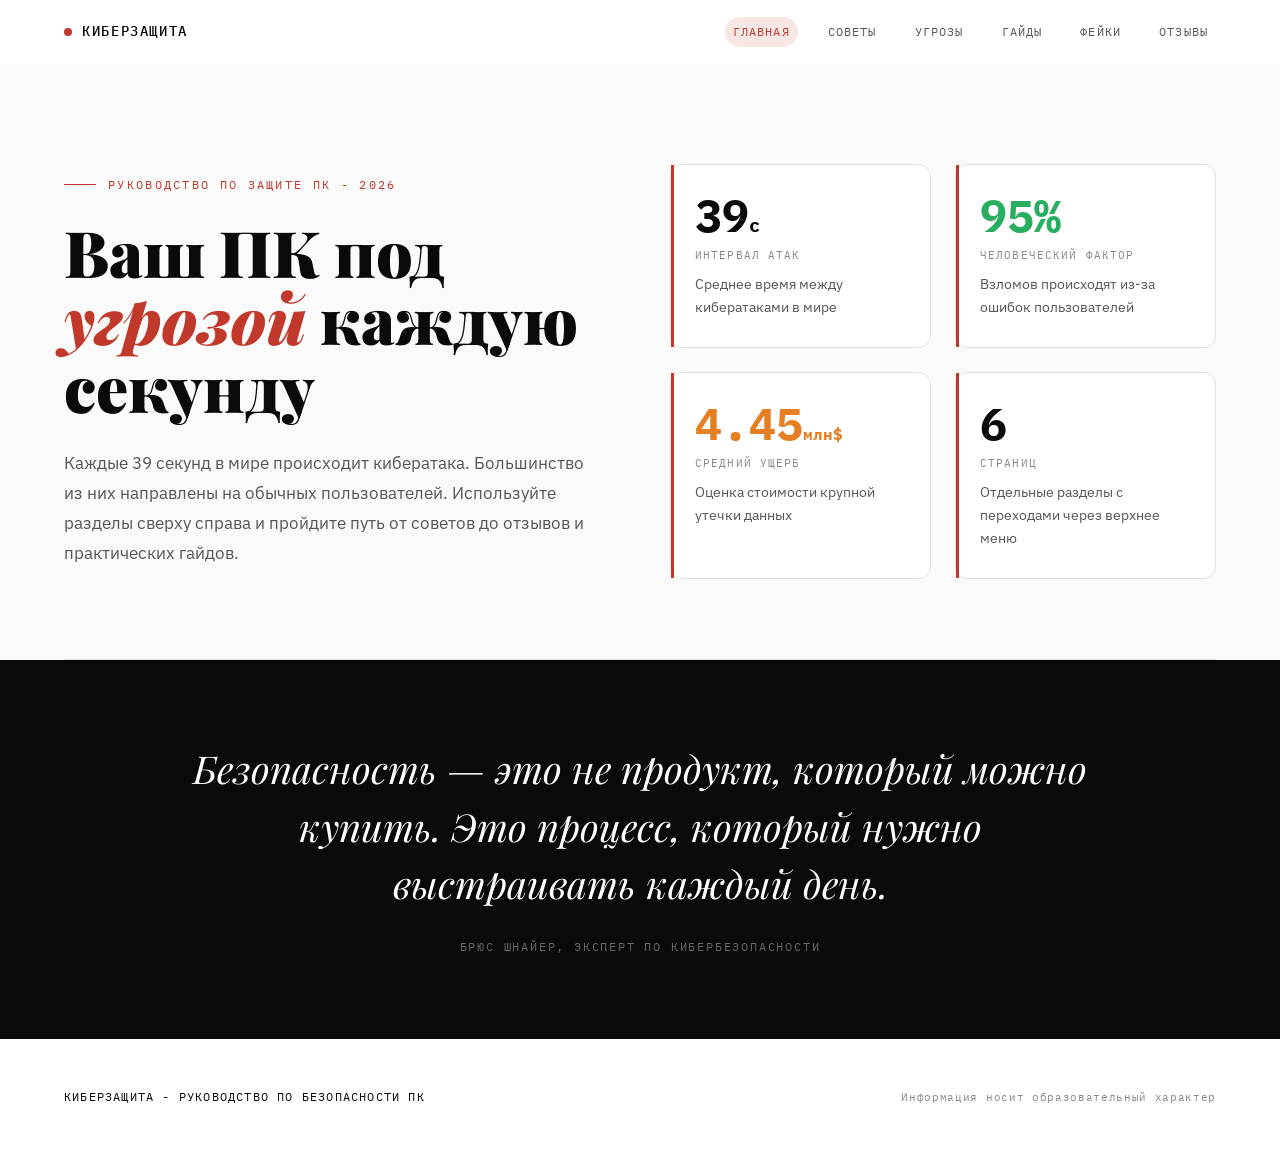
<file: index.html>
<!DOCTYPE html>
<html lang="ru">
<head>
  <meta charset="UTF-8">
  <meta name="viewport" content="width=device-width, initial-scale=1.0">
  <title>КиберЗащита - Главная</title>
  <link href="https://fonts.googleapis.com/css2?family=Playfair+Display:wght@400;700;900&family=IBM+Plex+Mono:wght@300;400;500&family=IBM+Plex+Sans:wght@300;400;500&display=swap" rel="stylesheet">
  <link rel="stylesheet" href="styles.css">
</head>
<body>
  <header>
    <a class="logo" href="index.html"><span class="logo-dot"></span>КиберЗащита</a>
    <nav>
      <a class="nav-btn active" href="index.html">Главная</a>
      <a class="nav-btn" href="recommendations.html">Советы</a>
      <a class="nav-btn" href="threats.html">Угрозы</a>
      <a class="nav-btn" href="Gide.html">Гайды</a>
      <a class="nav-btn" href="myths.html">Фейки</a>
      <a class="nav-btn" href="Otzivi.html">Отзывы</a>
    </nav>
  </header>

  <div class="container">
    <main>
      <div class="hero">
        <div>
          <div class="hero-label">Руководство по защите ПК - 2026</div>
          <h1>Ваш ПК под <span>угрозой</span> каждую секунду</h1>
          <p class="hero-body">Каждые 39 секунд в мире происходит кибератака. Большинство из них направлены на обычных пользователей. Используйте разделы сверху справа и пройдите путь от советов до отзывов и практических гайдов.</p>
        </div>
        <div class="hero-stats">
          <div class="stat-card"><div class="stat-number">39<small style="font-size:1.2rem">с</small></div><div class="stat-label">Интервал атак</div><div class="stat-desc">Среднее время между кибератаками в мире</div></div>
          <div class="stat-card"><div class="stat-number green">95%</div><div class="stat-label">Человеческий фактор</div><div class="stat-desc">Взломов происходят из-за ошибок пользователей</div></div>
          <div class="stat-card"><div class="stat-number orange">4.45<small style="font-size:1rem">млн$</small></div><div class="stat-label">Средний ущерб</div><div class="stat-desc">Оценка стоимости крупной утечки данных</div></div>
          <div class="stat-card"><div class="stat-number">6</div><div class="stat-label">Страниц</div><div class="stat-desc">Отдельные разделы с переходами через верхнее меню</div></div>
        </div>
      </div>
    </main>
  </div>

  <div class="quote-section">
    <blockquote>Безопасность — это не продукт, который можно купить. Это процесс, который нужно выстраивать каждый день.</blockquote>
    <div class="quote-source">Брюс Шнайер, эксперт по кибербезопасности</div>
  </div>

  <footer>
    <div class="footer-brand">КиберЗащита - Руководство по безопасности ПК</div>
    <div class="footer-note">Информация носит образовательный характер</div>
  </footer>
</body>
</html>
</file>
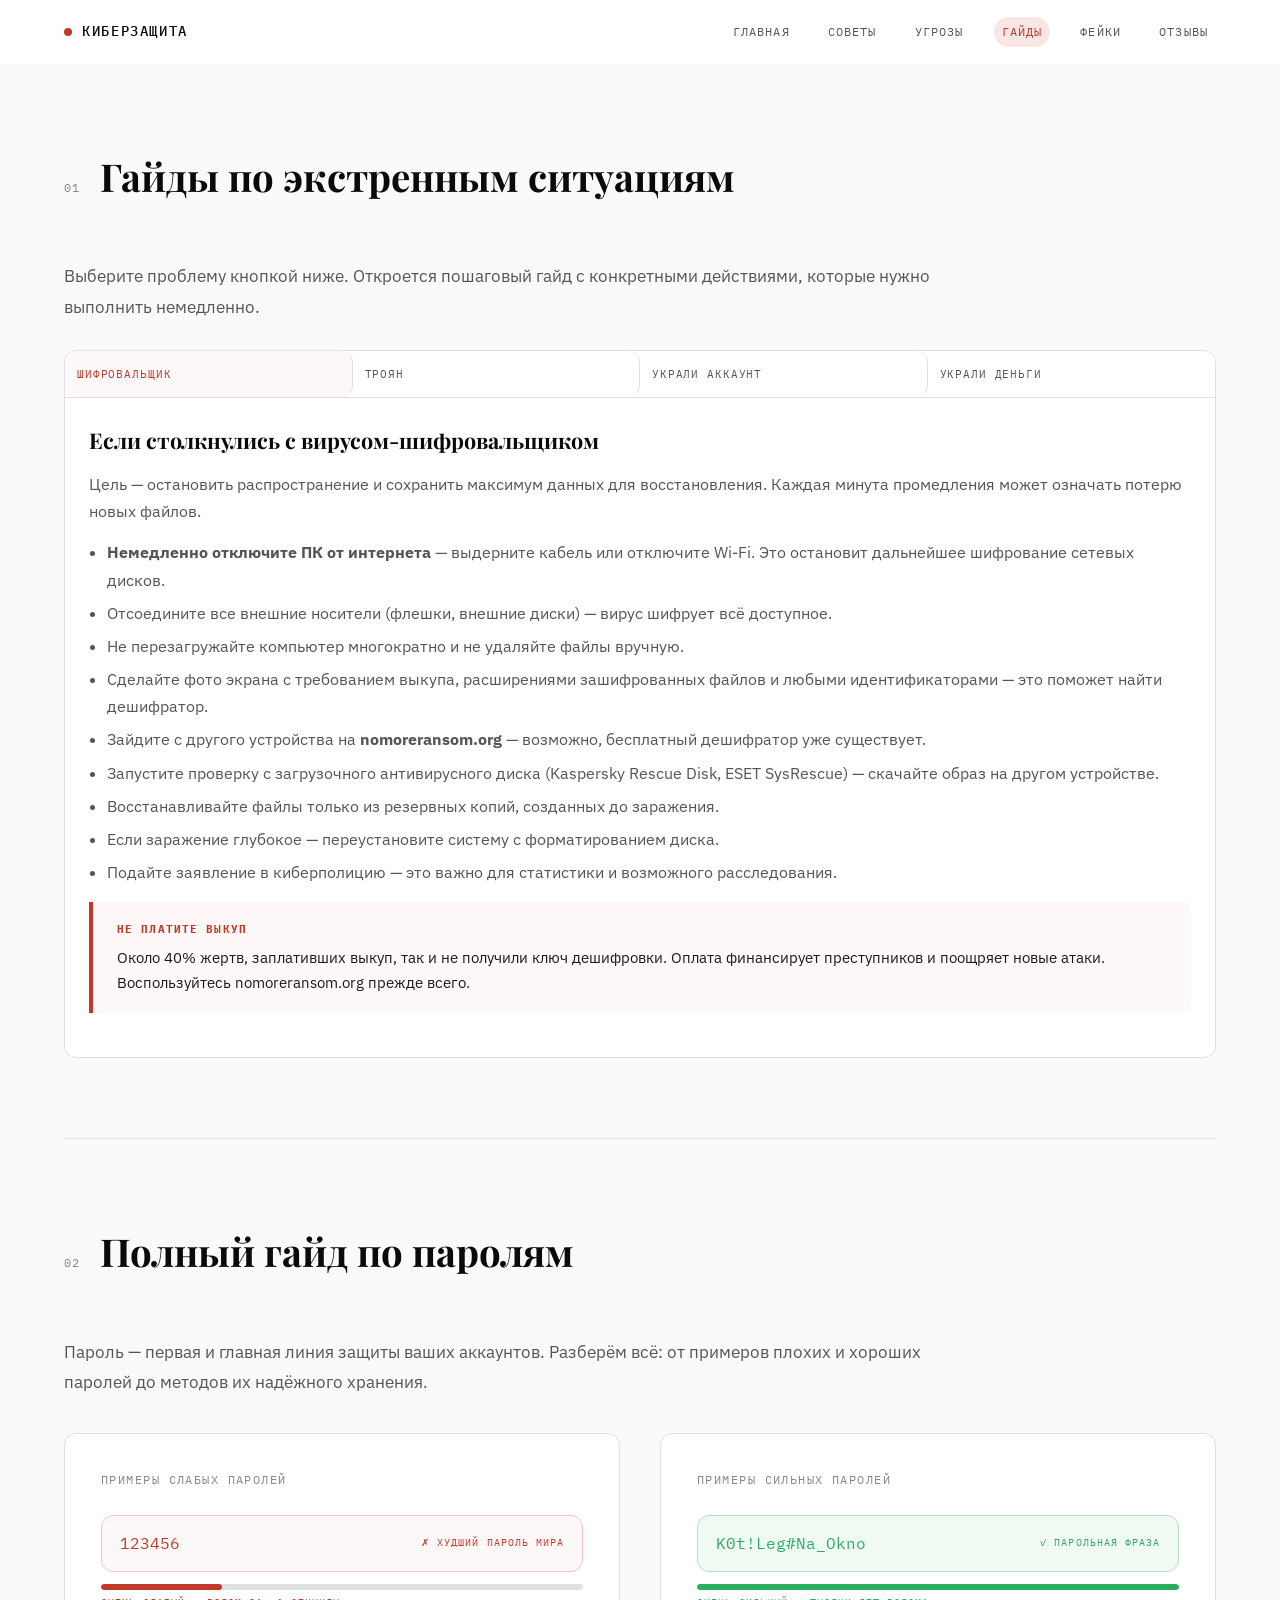
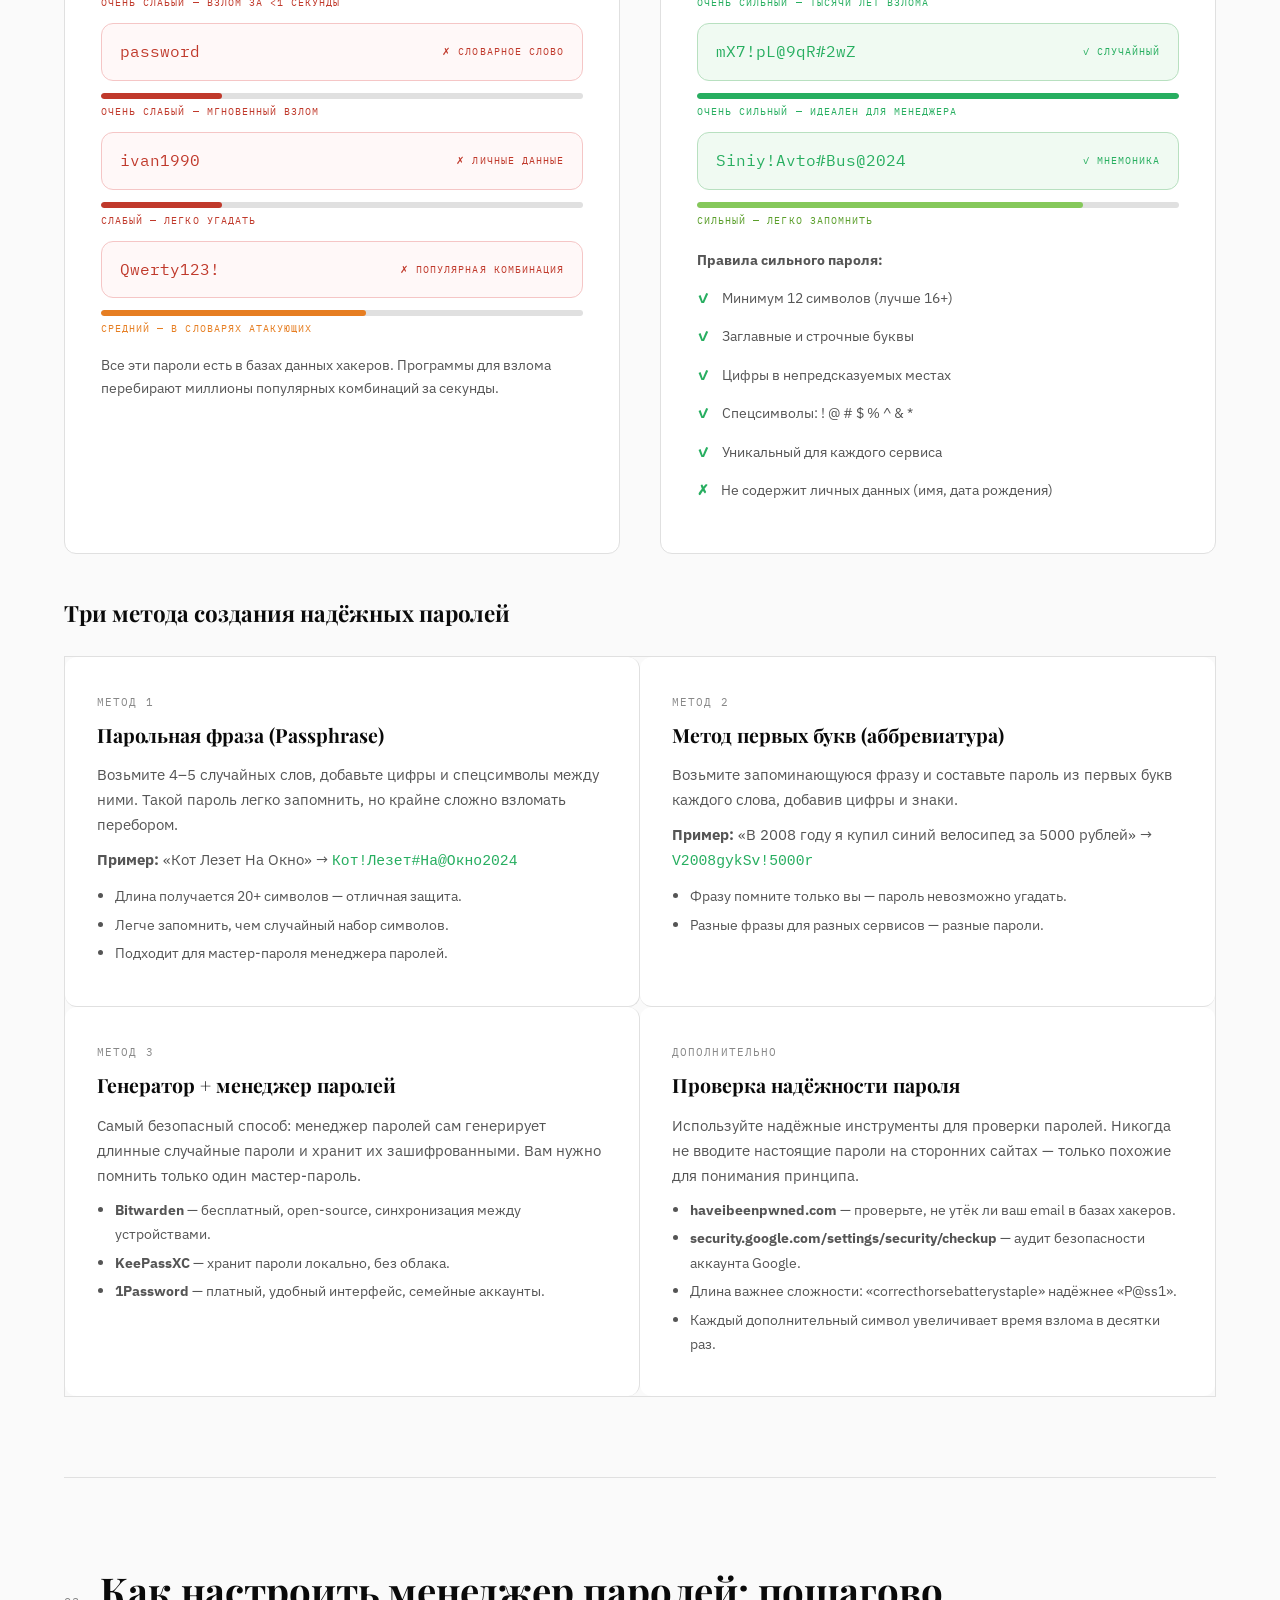
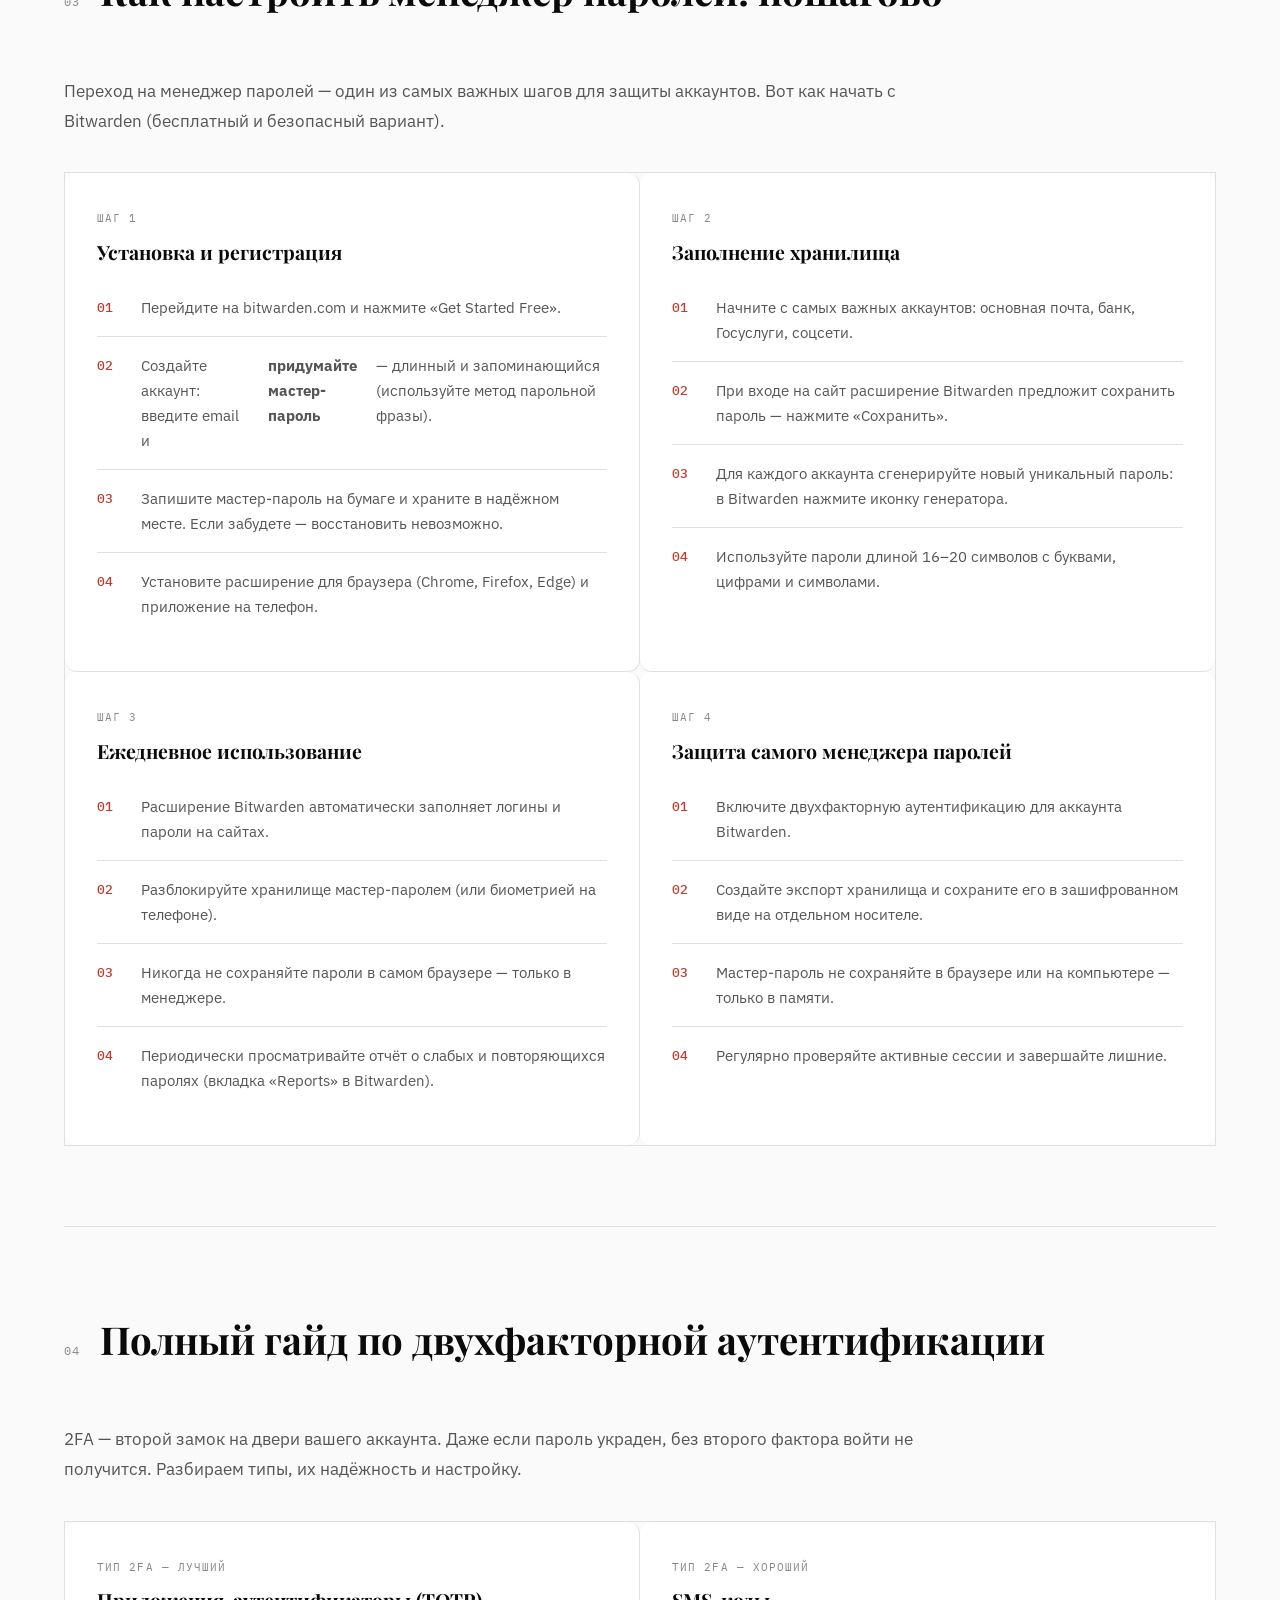
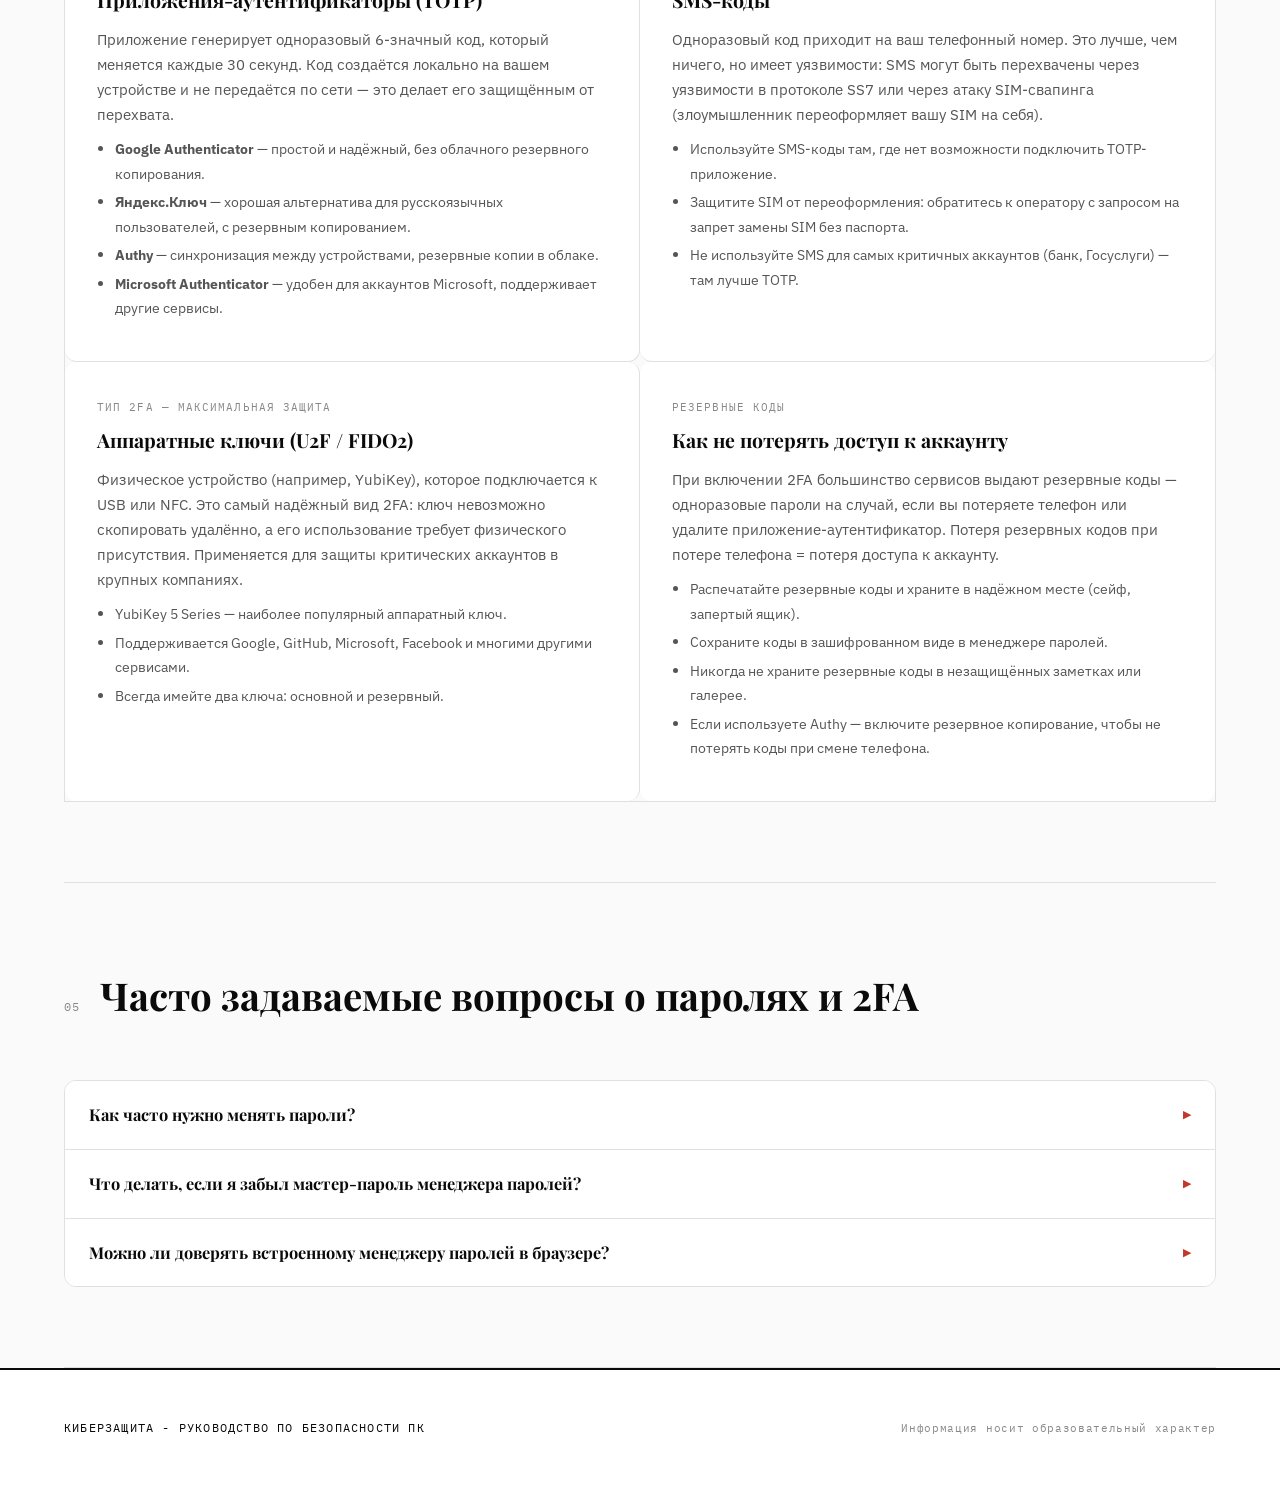
<file: Gide.html>
<!DOCTYPE html>
<html lang="ru">
<head>
  <meta charset="UTF-8">
  <meta name="viewport" content="width=device-width, initial-scale=1.0">
  <title>КиберЗащита - Гайды</title>
  <link href="https://fonts.googleapis.com/css2?family=Playfair+Display:wght@400;700;900&family=IBM+Plex+Mono:wght@300;400;500&family=IBM+Plex+Sans:wght@300;400;500&display=swap" rel="stylesheet">
  <link rel="stylesheet" href="styles.css">
</head>
<body>
  <header>
    <a class="logo" href="index.html"><span class="logo-dot"></span>КиберЗащита</a>
    <nav>
      <a class="nav-btn" href="index.html">Главная</a>
      <a class="nav-btn" href="recommendations.html">Советы</a>
      <a class="nav-btn" href="threats.html">Угрозы</a>
      <a class="nav-btn active" href="Gide.html">Гайды</a>
      <a class="nav-btn" href="myths.html">Фейки</a>
      <a class="nav-btn" href="Otzivi.html">Отзывы</a>
    </nav>
  </header>

  <div class="container">
    <main>
      <section>
        <div class="section-header">
          <span class="section-num">01</span>
          <h2>Гайды по экстренным ситуациям</h2>
        </div>

        <p class="hero-body" style="max-width: 900px; margin-bottom: 28px;">Выберите проблему кнопкой ниже. Откроется пошаговый гайд с конкретными действиями, которые нужно выполнить немедленно.</p>

        <input class="guide-tab-radio" type="radio" name="guide-problem" id="problem-ransom" checked>
        <input class="guide-tab-radio" type="radio" name="guide-problem" id="problem-trojan">
        <input class="guide-tab-radio" type="radio" name="guide-problem" id="problem-phishing">
        <input class="guide-tab-radio" type="radio" name="guide-problem" id="problem-money">

        <div class="guide-tabs">
          <div class="guide-controls">
            <label for="problem-ransom">Шифровальщик</label>
            <label for="problem-trojan">Троян</label>
            <label for="problem-phishing">Украли аккаунт</label>
            <label for="problem-money">Украли деньги</label>
          </div>

          <div class="guide-panels">
            <article id="panel-ransom" class="guide-panel">
              <h3>Если столкнулись с вирусом-шифровальщиком</h3>
              <p>Цель — остановить распространение и сохранить максимум данных для восстановления. Каждая минута промедления может означать потерю новых файлов.</p>
              <ul>
                <li><strong>Немедленно отключите ПК от интернета</strong> — выдерните кабель или отключите Wi-Fi. Это остановит дальнейшее шифрование сетевых дисков.</li>
                <li>Отсоедините все внешние носители (флешки, внешние диски) — вирус шифрует всё доступное.</li>
                <li>Не перезагружайте компьютер многократно и не удаляйте файлы вручную.</li>
                <li>Сделайте фото экрана с требованием выкупа, расширениями зашифрованных файлов и любыми идентификаторами — это поможет найти дешифратор.</li>
                <li>Зайдите с другого устройства на <strong>nomoreransom.org</strong> — возможно, бесплатный дешифратор уже существует.</li>
                <li>Запустите проверку с загрузочного антивирусного диска (Kaspersky Rescue Disk, ESET SysRescue) — скачайте образ на другом устройстве.</li>
                <li>Восстанавливайте файлы только из резервных копий, созданных до заражения.</li>
                <li>Если заражение глубокое — переустановите систему с форматированием диска.</li>
                <li>Подайте заявление в киберполицию — это важно для статистики и возможного расследования.</li>
              </ul>
              <div class="info-box danger" style="margin-top: 16px;">
                <strong>Не платите выкуп</strong>
                <p>Около 40% жертв, заплативших выкуп, так и не получили ключ дешифровки. Оплата финансирует преступников и поощряет новые атаки. Воспользуйтесь nomoreransom.org прежде всего.</p>
              </div>
            </article>

            <article id="panel-trojan" class="guide-panel">
              <h3>Если обнаружен троян или подозрительная активность</h3>
              <p>Главная задача — изолировать устройство и удалить вредоносное ПО без утечки новых данных. Действуйте методично, не паникуйте.</p>
              <ul>
                <li><strong>Отключите интернет</strong> — прервите канал управления трояном.</li>
                <li>Если активен удалённый доступ (AnyDesk, TeamViewer открылись сами) — немедленно завершите процессы.</li>
                <li>Перезагрузитесь в <strong>безопасном режиме</strong> (F8 при загрузке Windows) — большинство троянов не запускаются в нём.</li>
                <li>Запустите полное сканирование антивирусом (желательно Malwarebytes + ваш основной антивирус).</li>
                <li>Проверьте автозагрузку: Диспетчер задач → Автозагрузка. Отключите незнакомые записи.</li>
                <li>Проверьте планировщик задач, расширения браузера, установленные программы — удалите незнакомое.</li>
                <li><strong>С другого, чистого устройства</strong> смените пароли от почты, соцсетей и банков.</li>
                <li>Включите 2FA везде, где это ещё не сделано.</li>
                <li>После очистки обновите ОС и все программы до последних версий.</li>
                <li>При подозрении на глубокое заражение — переустановите систему.</li>
              </ul>
            </article>

            <article id="panel-phishing" class="guide-panel">
              <h3>Если ввели пароль на фишинговом сайте</h3>
              <p>Действовать нужно немедленно — у вас есть несколько минут до того, как злоумышленник получит уведомление и начнёт действовать.</p>
              <ul>
                <li><strong>С другого устройства немедленно смените пароль</strong> в скомпрометированном аккаунте.</li>
                <li>Завершите все активные сессии в настройках аккаунта («Выйти со всех устройств»).</li>
                <li>Включите двухфакторную аутентификацию — это заблокирует доступ даже со старым паролем.</li>
                <li>Проверьте почту восстановления, резервный телефон и привязанные устройства — злоумышленник мог изменить их.</li>
                <li>Если пароль использовался на других сервисах — срочно меняйте и там.</li>
                <li>Проверьте историю входов: незнакомые IP и устройства → удалите их сессии.</li>
                <li>Если скомпрометирована рабочая почта — немедленно сообщите IT-отделу.</li>
                <li>Проверьте фильтры и правила в почте — мошенники часто настраивают автоперенаправление писем.</li>
              </ul>
              <div class="info-box" style="margin-top: 16px;">
                <strong>Если не можете войти в аккаунт</strong>
                <p>Злоумышленник уже сменил пароль. Немедленно воспользуйтесь процедурой восстановления аккаунта через почту восстановления или телефон. Для Google — accounts.google.com/signin/recovery. Для ВКонтакте — vk.com/restore.</p>
              </div>
            </article>

            <article id="panel-money" class="guide-panel">
              <h3>Если скомпрометированы банковские данные</h3>
              <p>При финансовом инциденте каждая минута влияет на шанс вернуть деньги. Действуйте по этому списку строго по порядку.</p>
              <ul>
                <li><strong>Немедленно заблокируйте карту</strong> — через приложение банка, интернет-банк или по горячей линии (номер на обороте карты).</li>
                <li>Сообщите банку о мошеннической операции — попросите запустить процедуру оспаривания (chargeback).</li>
                <li>Сделайте скриншоты всех подозрительных транзакций до их возможного исчезновения из истории.</li>
                <li>Смените пароль в интернет-банке и в почте, привязанной к банку.</li>
                <li>Отключите автоплатежи и шаблоны переводов — проверьте, не добавлены ли чужие реквизиты.</li>
                <li>Подайте заявление в полицию (лично или через Госуслуги) и в банк — сохраните номера обращений.</li>
                <li>Проверьте кредитную историю — мошенники могут оформить кредит на ваше имя.</li>
                <li>Проверьте устройство антивирусом <strong>перед</strong> следующим входом в интернет-банк.</li>
              </ul>
              <div class="info-box warn" style="margin-top: 16px;">
                <strong>Важно о возврате средств</strong>
                <p>По закону банк обязан вернуть деньги при несанкционированной операции, если вы сообщили об этом в течение суток и сами не нарушили правила безопасности (не называли PIN и коды из SMS). Шансы на возврат выше при быстром обращении.</p>
              </div>
            </article>
          </div>
        </div>
      </section>

      <section>
        <div class="section-header">
          <span class="section-num">02</span>
          <h2>Полный гайд по паролям</h2>
        </div>

        <p class="hero-body" style="max-width: 860px; margin-bottom: 36px;">Пароль — первая и главная линия защиты ваших аккаунтов. Разберём всё: от примеров плохих и хороших паролей до методов их надёжного хранения.</p>

        <div class="password-grid">
          <div class="pw-block">
            <div class="pw-block-title">Примеры слабых паролей</div>

            <div class="pw-example bad">
              <span>123456</span><span class="pw-tag" style="color:var(--accent)">✗ Худший пароль мира</span>
            </div>
            <div class="pw-strength-bar"><div class="pw-strength-fill weak"></div></div>
            <div class="pw-strength-label weak" style="margin-bottom:12px">Очень слабый — взлом за &lt;1 секунды</div>

            <div class="pw-example bad">
              <span>password</span><span class="pw-tag" style="color:var(--accent)">✗ Словарное слово</span>
            </div>
            <div class="pw-strength-bar"><div class="pw-strength-fill weak"></div></div>
            <div class="pw-strength-label weak" style="margin-bottom:12px">Очень слабый — мгновенный взлом</div>

            <div class="pw-example bad">
              <span>ivan1990</span><span class="pw-tag" style="color:var(--accent)">✗ Личные данные</span>
            </div>
            <div class="pw-strength-bar"><div class="pw-strength-fill weak"></div></div>
            <div class="pw-strength-label weak" style="margin-bottom:12px">Слабый — легко угадать</div>

            <div class="pw-example bad">
              <span>Qwerty123!</span><span class="pw-tag" style="color:var(--accent)">✗ Популярная комбинация</span>
            </div>
            <div class="pw-strength-bar"><div class="pw-strength-fill medium"></div></div>
            <div class="pw-strength-label medium" style="margin-bottom:12px">Средний — в словарях атакующих</div>

            <p style="font-size:0.88rem; color:var(--mid); margin-top:16px; line-height:1.6;">Все эти пароли есть в базах данных хакеров. Программы для взлома перебирают миллионы популярных комбинаций за секунды.</p>
          </div>

          <div class="pw-block">
            <div class="pw-block-title">Примеры сильных паролей</div>

            <div class="pw-example good">
              <span>K0t!Leg#Na_Okno</span><span class="pw-tag" style="color:var(--green)">✓ Парольная фраза</span>
            </div>
            <div class="pw-strength-bar"><div class="pw-strength-fill strong"></div></div>
            <div class="pw-strength-label strong" style="margin-bottom:12px">Очень сильный — тысячи лет взлома</div>

            <div class="pw-example good">
              <span>mX7!pL@9qR#2wZ</span><span class="pw-tag" style="color:var(--green)">✓ Случайный</span>
            </div>
            <div class="pw-strength-bar"><div class="pw-strength-fill strong"></div></div>
            <div class="pw-strength-label strong" style="margin-bottom:12px">Очень сильный — идеален для менеджера</div>

            <div class="pw-example good">
              <span>Siniy!Avto#Bus@2024</span><span class="pw-tag" style="color:var(--green)">✓ Мнемоника</span>
            </div>
            <div class="pw-strength-bar"><div class="pw-strength-fill good"></div></div>
            <div class="pw-strength-label good" style="margin-bottom:12px">Сильный — легко запомнить</div>

            <p style="font-size:0.88rem; color:var(--mid); margin-top:20px; line-height:1.6; margin-bottom:14px"><strong>Правила сильного пароля:</strong></p>
            <div class="pw-rule"><span class="pw-rule-icon">✓</span> Минимум 12 символов (лучше 16+)</div>
            <div class="pw-rule"><span class="pw-rule-icon">✓</span> Заглавные и строчные буквы</div>
            <div class="pw-rule"><span class="pw-rule-icon">✓</span> Цифры в непредсказуемых местах</div>
            <div class="pw-rule"><span class="pw-rule-icon">✓</span> Спецсимволы: ! @ # $ % ^ &amp; *</div>
            <div class="pw-rule"><span class="pw-rule-icon">✓</span> Уникальный для каждого сервиса</div>
            <div class="pw-rule"><span class="pw-rule-icon">✗</span> Не содержит личных данных (имя, дата рождения)</div>
          </div>
        </div>

        <div style="margin-top: 40px;">
          <h3 style="font-family:'Playfair Display',serif; font-size:1.4rem; margin-bottom:24px;">Три метода создания надёжных паролей</h3>
          <div class="tips-grid">
            <article class="tip-card">
              <div class="tip-label">Метод 1</div>
              <div class="tip-title">Парольная фраза (Passphrase)</div>
              <p class="tip-text">Возьмите 4–5 случайных слов, добавьте цифры и спецсимволы между ними. Такой пароль легко запомнить, но крайне сложно взломать перебором.</p>
              <p class="tip-text"><strong>Пример:</strong> «Кот Лезет На Окно» → <span style="font-family:monospace; color:var(--green)">Кот!Лезет#На@Окно2024</span></p>
              <ul class="tip-list">
                <li>Длина получается 20+ символов — отличная защита.</li>
                <li>Легче запомнить, чем случайный набор символов.</li>
                <li>Подходит для мастер-пароля менеджера паролей.</li>
              </ul>
            </article>

            <article class="tip-card">
              <div class="tip-label">Метод 2</div>
              <div class="tip-title">Метод первых букв (аббревиатура)</div>
              <p class="tip-text">Возьмите запоминающуюся фразу и составьте пароль из первых букв каждого слова, добавив цифры и знаки.</p>
              <p class="tip-text"><strong>Пример:</strong> «В 2008 году я купил синий велосипед за 5000 рублей» → <span style="font-family:monospace; color:var(--green)">V2008gykSv!5000r</span></p>
              <ul class="tip-list">
                <li>Фразу помните только вы — пароль невозможно угадать.</li>
                <li>Разные фразы для разных сервисов — разные пароли.</li>
              </ul>
            </article>

            <article class="tip-card">
              <div class="tip-label">Метод 3</div>
              <div class="tip-title">Генератор + менеджер паролей</div>
              <p class="tip-text">Самый безопасный способ: менеджер паролей сам генерирует длинные случайные пароли и хранит их зашифрованными. Вам нужно помнить только один мастер-пароль.</p>
              <ul class="tip-list">
                <li><strong>Bitwarden</strong> — бесплатный, open-source, синхронизация между устройствами.</li>
                <li><strong>KeePassXC</strong> — хранит пароли локально, без облака.</li>
                <li><strong>1Password</strong> — платный, удобный интерфейс, семейные аккаунты.</li>
              </ul>
            </article>

            <article class="tip-card">
              <div class="tip-label">Дополнительно</div>
              <div class="tip-title">Проверка надёжности пароля</div>
              <p class="tip-text">Используйте надёжные инструменты для проверки паролей. Никогда не вводите настоящие пароли на сторонних сайтах — только похожие для понимания принципа.</p>
              <ul class="tip-list">
                <li><strong>haveibeenpwned.com</strong> — проверьте, не утёк ли ваш email в базах хакеров.</li>
                <li><strong>security.google.com/settings/security/checkup</strong> — аудит безопасности аккаунта Google.</li>
                <li>Длина важнее сложности: «correcthorsebatterystaple» надёжнее «P@ss1».</li>
                <li>Каждый дополнительный символ увеличивает время взлома в десятки раз.</li>
              </ul>
            </article>
          </div>
        </div>
      </section>

      <section>
        <div class="section-header">
          <span class="section-num">03</span>
          <h2>Как настроить менеджер паролей: пошагово</h2>
        </div>

        <p class="hero-body" style="max-width: 860px; margin-bottom: 36px;">Переход на менеджер паролей — один из самых важных шагов для защиты аккаунтов. Вот как начать с Bitwarden (бесплатный и безопасный вариант).</p>

        <div class="tips-grid">
          <article class="tip-card">
            <div class="tip-label">Шаг 1</div>
            <div class="tip-title">Установка и регистрация</div>
            <ol class="step-list">
              <li>Перейдите на bitwarden.com и нажмите «Get Started Free».</li>
              <li>Создайте аккаунт: введите email и <strong>придумайте мастер-пароль</strong> — длинный и запоминающийся (используйте метод парольной фразы).</li>
              <li>Запишите мастер-пароль на бумаге и храните в надёжном месте. Если забудете — восстановить невозможно.</li>
              <li>Установите расширение для браузера (Chrome, Firefox, Edge) и приложение на телефон.</li>
            </ol>
          </article>

          <article class="tip-card">
            <div class="tip-label">Шаг 2</div>
            <div class="tip-title">Заполнение хранилища</div>
            <ol class="step-list">
              <li>Начните с самых важных аккаунтов: основная почта, банк, Госуслуги, соцсети.</li>
              <li>При входе на сайт расширение Bitwarden предложит сохранить пароль — нажмите «Сохранить».</li>
              <li>Для каждого аккаунта сгенерируйте новый уникальный пароль: в Bitwarden нажмите иконку генератора.</li>
              <li>Используйте пароли длиной 16–20 символов с буквами, цифрами и символами.</li>
            </ol>
          </article>

          <article class="tip-card">
            <div class="tip-label">Шаг 3</div>
            <div class="tip-title">Ежедневное использование</div>
            <ol class="step-list">
              <li>Расширение Bitwarden автоматически заполняет логины и пароли на сайтах.</li>
              <li>Разблокируйте хранилище мастер-паролем (или биометрией на телефоне).</li>
              <li>Никогда не сохраняйте пароли в самом браузере — только в менеджере.</li>
              <li>Периодически просматривайте отчёт о слабых и повторяющихся паролях (вкладка «Reports» в Bitwarden).</li>
            </ol>
          </article>

          <article class="tip-card">
            <div class="tip-label">Шаг 4</div>
            <div class="tip-title">Защита самого менеджера паролей</div>
            <ol class="step-list">
              <li>Включите двухфакторную аутентификацию для аккаунта Bitwarden.</li>
              <li>Создайте экспорт хранилища и сохраните его в зашифрованном виде на отдельном носителе.</li>
              <li>Мастер-пароль не сохраняйте в браузере или на компьютере — только в памяти.</li>
              <li>Регулярно проверяйте активные сессии и завершайте лишние.</li>
            </ol>
          </article>
        </div>
      </section>

      <section>
        <div class="section-header">
          <span class="section-num">04</span>
          <h2>Полный гайд по двухфакторной аутентификации</h2>
        </div>

        <p class="hero-body" style="max-width: 860px; margin-bottom: 36px;">2FA — второй замок на двери вашего аккаунта. Даже если пароль украден, без второго фактора войти не получится. Разбираем типы, их надёжность и настройку.</p>

        <div class="tips-grid">
          <article class="tip-card">
            <div class="tip-label">Тип 2FA — Лучший</div>
            <div class="tip-title">Приложения-аутентификаторы (TOTP)</div>
            <p class="tip-text">Приложение генерирует одноразовый 6-значный код, который меняется каждые 30 секунд. Код создаётся локально на вашем устройстве и не передаётся по сети — это делает его защищённым от перехвата.</p>
            <ul class="tip-list">
              <li><strong>Google Authenticator</strong> — простой и надёжный, без облачного резервного копирования.</li>
              <li><strong>Яндекс.Ключ</strong> — хорошая альтернатива для русскоязычных пользователей, с резервным копированием.</li>
              <li><strong>Authy</strong> — синхронизация между устройствами, резервные копии в облаке.</li>
              <li><strong>Microsoft Authenticator</strong> — удобен для аккаунтов Microsoft, поддерживает другие сервисы.</li>
            </ul>
          </article>

          <article class="tip-card">
            <div class="tip-label">Тип 2FA — Хороший</div>
            <div class="tip-title">SMS-коды</div>
            <p class="tip-text">Одноразовый код приходит на ваш телефонный номер. Это лучше, чем ничего, но имеет уязвимости: SMS могут быть перехвачены через уязвимости в протоколе SS7 или через атаку SIM-свапинга (злоумышленник переоформляет вашу SIM на себя).</p>
            <ul class="tip-list">
              <li>Используйте SMS-коды там, где нет возможности подключить TOTP-приложение.</li>
              <li>Защитите SIM от переоформления: обратитесь к оператору с запросом на запрет замены SIM без паспорта.</li>
              <li>Не используйте SMS для самых критичных аккаунтов (банк, Госуслуги) — там лучше TOTP.</li>
            </ul>
          </article>

          <article class="tip-card">
            <div class="tip-label">Тип 2FA — Максимальная защита</div>
            <div class="tip-title">Аппаратные ключи (U2F / FIDO2)</div>
            <p class="tip-text">Физическое устройство (например, YubiKey), которое подключается к USB или NFC. Это самый надёжный вид 2FA: ключ невозможно скопировать удалённо, а его использование требует физического присутствия. Применяется для защиты критических аккаунтов в крупных компаниях.</p>
            <ul class="tip-list">
              <li>YubiKey 5 Series — наиболее популярный аппаратный ключ.</li>
              <li>Поддерживается Google, GitHub, Microsoft, Facebook и многими другими сервисами.</li>
              <li>Всегда имейте два ключа: основной и резервный.</li>
            </ul>
          </article>

          <article class="tip-card">
            <div class="tip-label">Резервные коды</div>
            <div class="tip-title">Как не потерять доступ к аккаунту</div>
            <p class="tip-text">При включении 2FA большинство сервисов выдают резервные коды — одноразовые пароли на случай, если вы потеряете телефон или удалите приложение-аутентификатор. Потеря резервных кодов при потере телефона = потеря доступа к аккаунту.</p>
            <ul class="tip-list">
              <li>Распечатайте резервные коды и храните в надёжном месте (сейф, запертый ящик).</li>
              <li>Сохраните коды в зашифрованном виде в менеджере паролей.</li>
              <li>Никогда не храните резервные коды в незащищённых заметках или галерее.</li>
              <li>Если используете Authy — включите резервное копирование, чтобы не потерять коды при смене телефона.</li>
            </ul>
          </article>
        </div>
      </section>

      <section>
        <div class="section-header">
          <span class="section-num">05</span>
          <h2>Часто задаваемые вопросы о паролях и 2FA</h2>
        </div>

        <div class="faq-list">
          <div class="faq-item">
            <div class="faq-question" onclick="toggleFaq(this)">
              <span class="faq-q-text">Как часто нужно менять пароли?</span>
              <span class="faq-arrow">▶</span>
            </div>
            <div class="faq-answer">
              <p>Современные рекомендации NIST (Национальный институт стандартов и технологий США) изменились: регулярная принудительная смена паролей больше не считается лучшей практикой. Постоянная смена заставляет людей использовать предсказуемые паттерны (Пароль1 → Пароль2 → Пароль3).</p>
              <p>Меняйте пароль в следующих случаях:</p>
              <ul>
                <li>Узнали о взломе или утечке данных с сервиса, которым пользуетесь.</li>
                <li>Подозреваете, что пароль был скомпрометирован (ввели на подозрительном сайте).</li>
                <li>Разлогинились со всех сессий после использования чужого компьютера.</li>
                <li>Раз в год для самых критичных аккаунтов (банк, основная почта) — как профилактика.</li>
              </ul>
            </div>
          </div>

          <div class="faq-item">
            <div class="faq-question" onclick="toggleFaq(this)">
              <span class="faq-q-text">Что делать, если я забыл мастер-пароль менеджера паролей?</span>
              <span class="faq-arrow">▶</span>
            </div>
            <div class="faq-answer">
              <p>Это серьёзная ситуация — большинство менеджеров паролей шифруют данные так, что восстановить мастер-пароль технически невозможно даже для самого сервиса. Это сделано специально для защиты ваших данных.</p>
              <p>Что можно попробовать:</p>
              <ul>
                <li>Проверьте, не сохранили ли вы подсказку к паролю (Bitwarden позволяет запросить подсказку по email).</li>
                <li>Если создавали экспорт хранилища — он зашифрован тем же паролем. Попробуйте вспомнить вариации.</li>
                <li>Если включена биометрия на телефоне — возможно, ещё можно открыть приложение и скопировать пароли.</li>
                <li>При полной потере доступа придётся создать новое хранилище и вручную восстанавливать пароли через функции «Забыл пароль» на каждом сайте.</li>
              </ul>
              <p>Вывод: запишите мастер-пароль на бумаге и храните в надёжном месте. Это единственная надёжная страховка.</p>
            </div>
          </div>

          <div class="faq-item">
            <div class="faq-question" onclick="toggleFaq(this)">
              <span class="faq-q-text">Можно ли доверять встроенному менеджеру паролей в браузере?</span>
              <span class="faq-arrow">▶</span>
            </div>
            <div class="faq-answer">
              <p>Встроенные менеджеры в Chrome, Firefox и Edge значительно улучшились и вполне подходят для базового использования. Они автоматически генерируют сильные пароли и синхронизируют их между устройствами.</p>
              <p>Однако у них есть ограничения по сравнению со специализированными решениями:</p>
              <ul>
                <li>Пароли хранятся в контексте браузера — вредоносные расширения потенциально могут получить к ним доступ.</li>
                <li>Нет кросс-браузерной синхронизации (пароли Chrome не переходят в Firefox).</li>
                <li>Ограниченные функции аудита безопасности.</li>
                <li>Нет возможности хранить другие типы данных (ключи, заметки, паспортные данные).</li>
              </ul>
              <p>Вывод: встроенный менеджер лучше, чем ничего. Специализированный (Bitwarden, KeePass) — лучше встроенного.</p>
            </div>
          </div>
        </div>
      </section>

    </main>
  </div>

  <footer>
    <div class="footer-brand">КиберЗащита - Руководство по безопасности ПК</div>
    <div class="footer-note">Информация носит образовательный характер</div>
  </footer>

  <script>
    function toggleFaq(el) {
      var item = el.parentElement;
      var isOpen = item.classList.contains('open');
      document.querySelectorAll('.faq-item.open').forEach(function(i) { i.classList.remove('open'); });
      if (!isOpen) { item.classList.add('open'); }
    }
  </script>
</body>
</html>
</file>
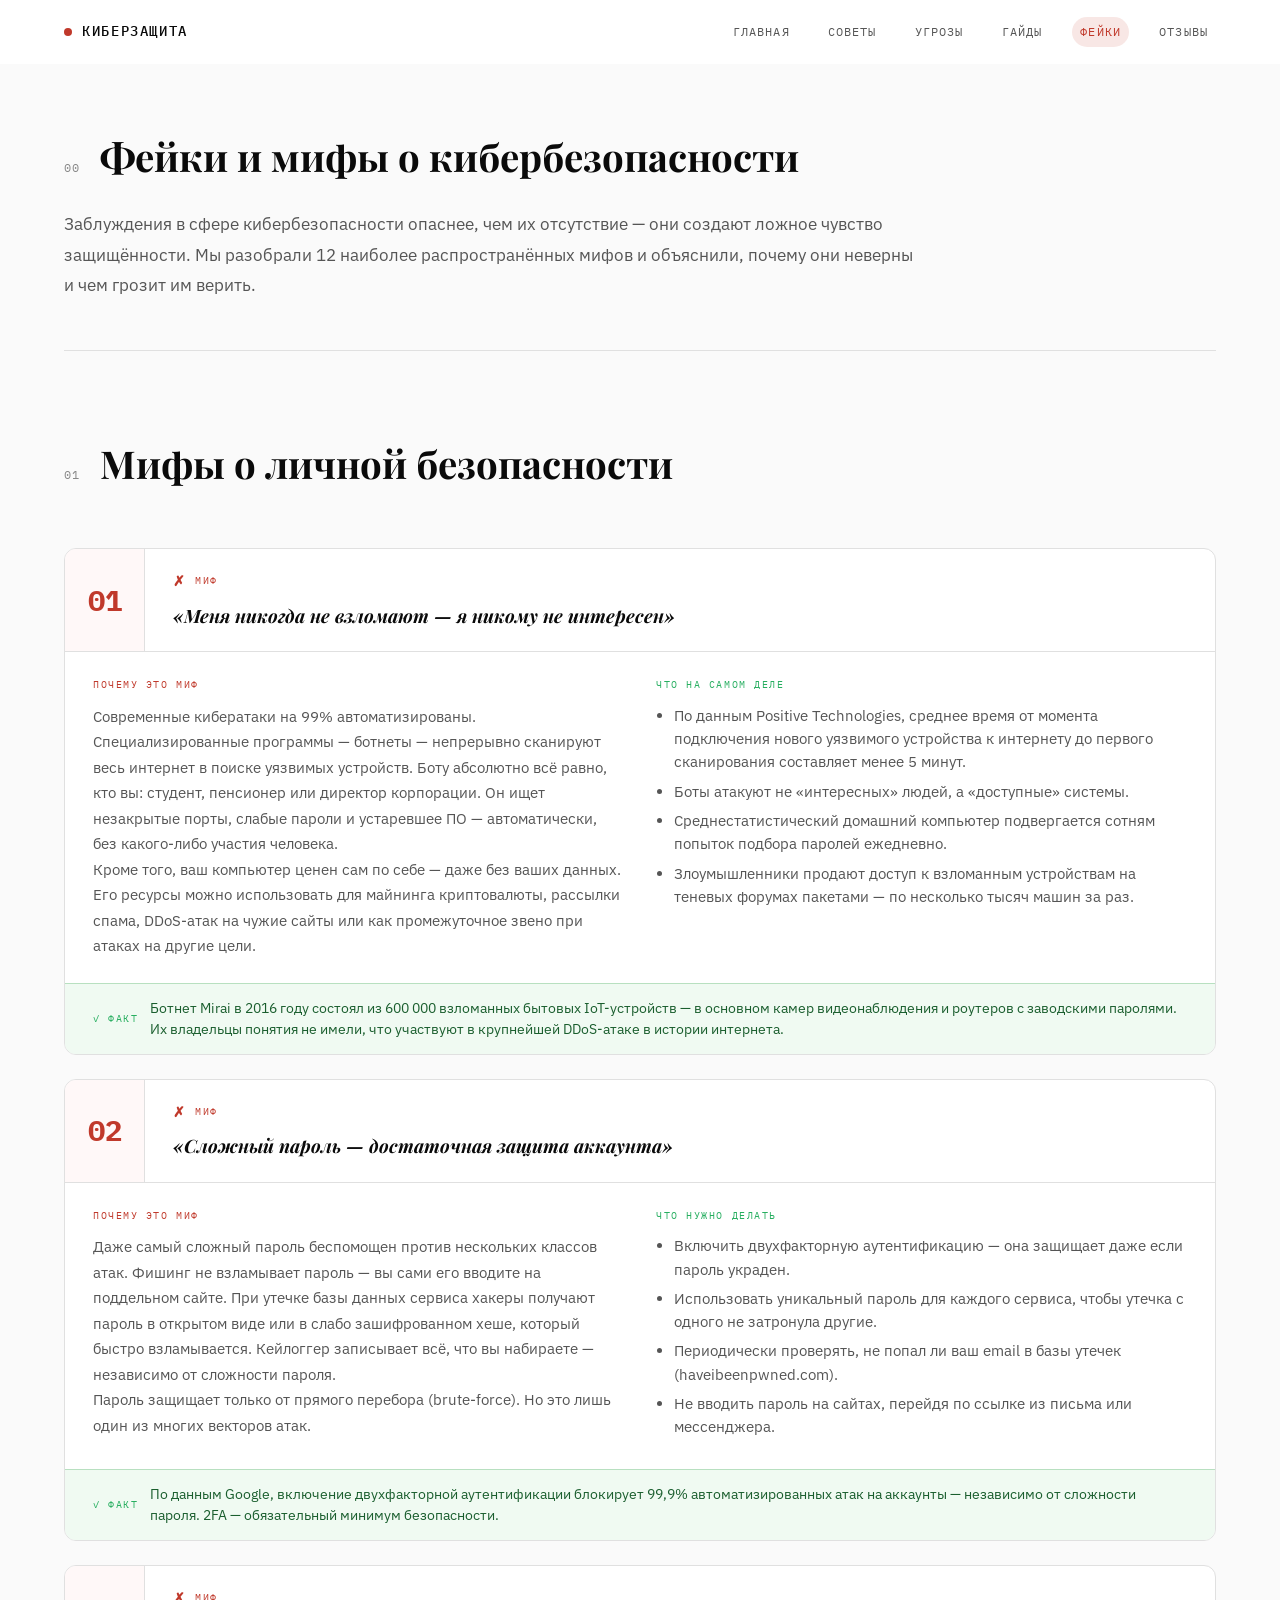
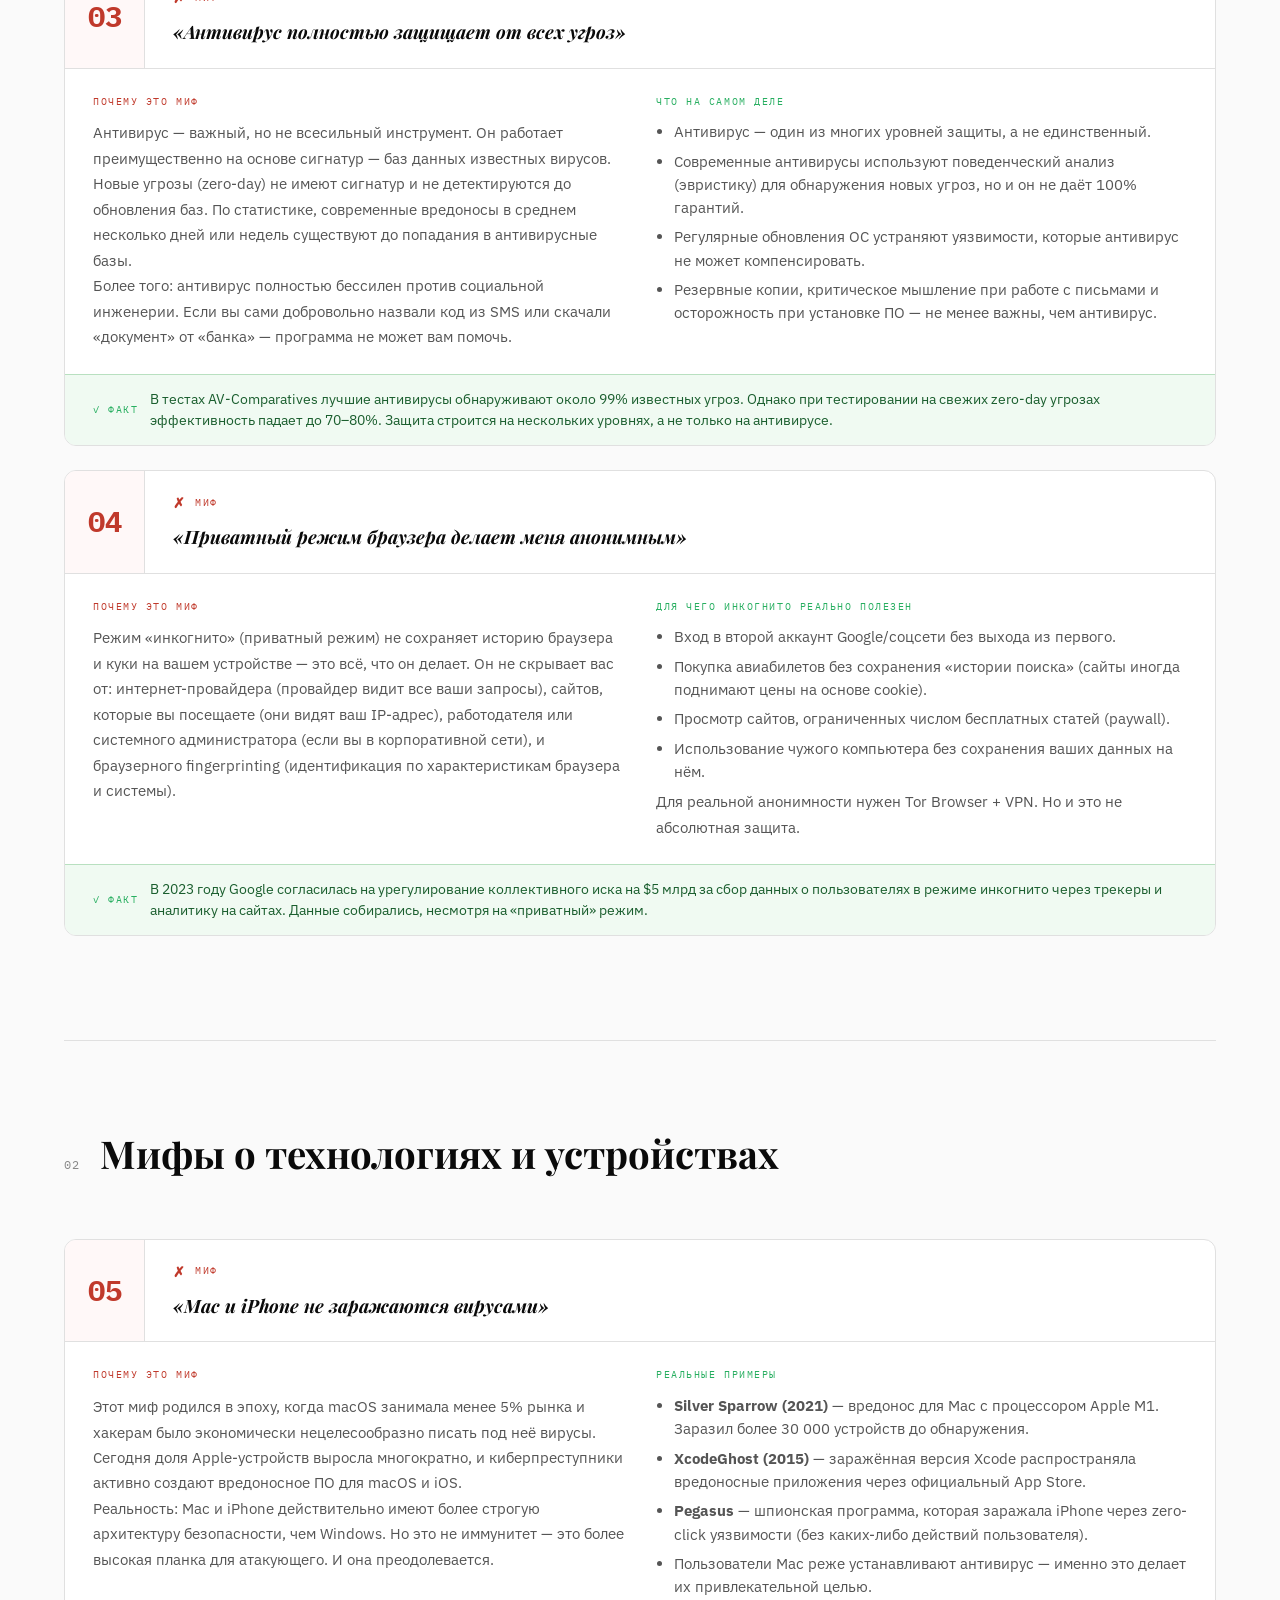
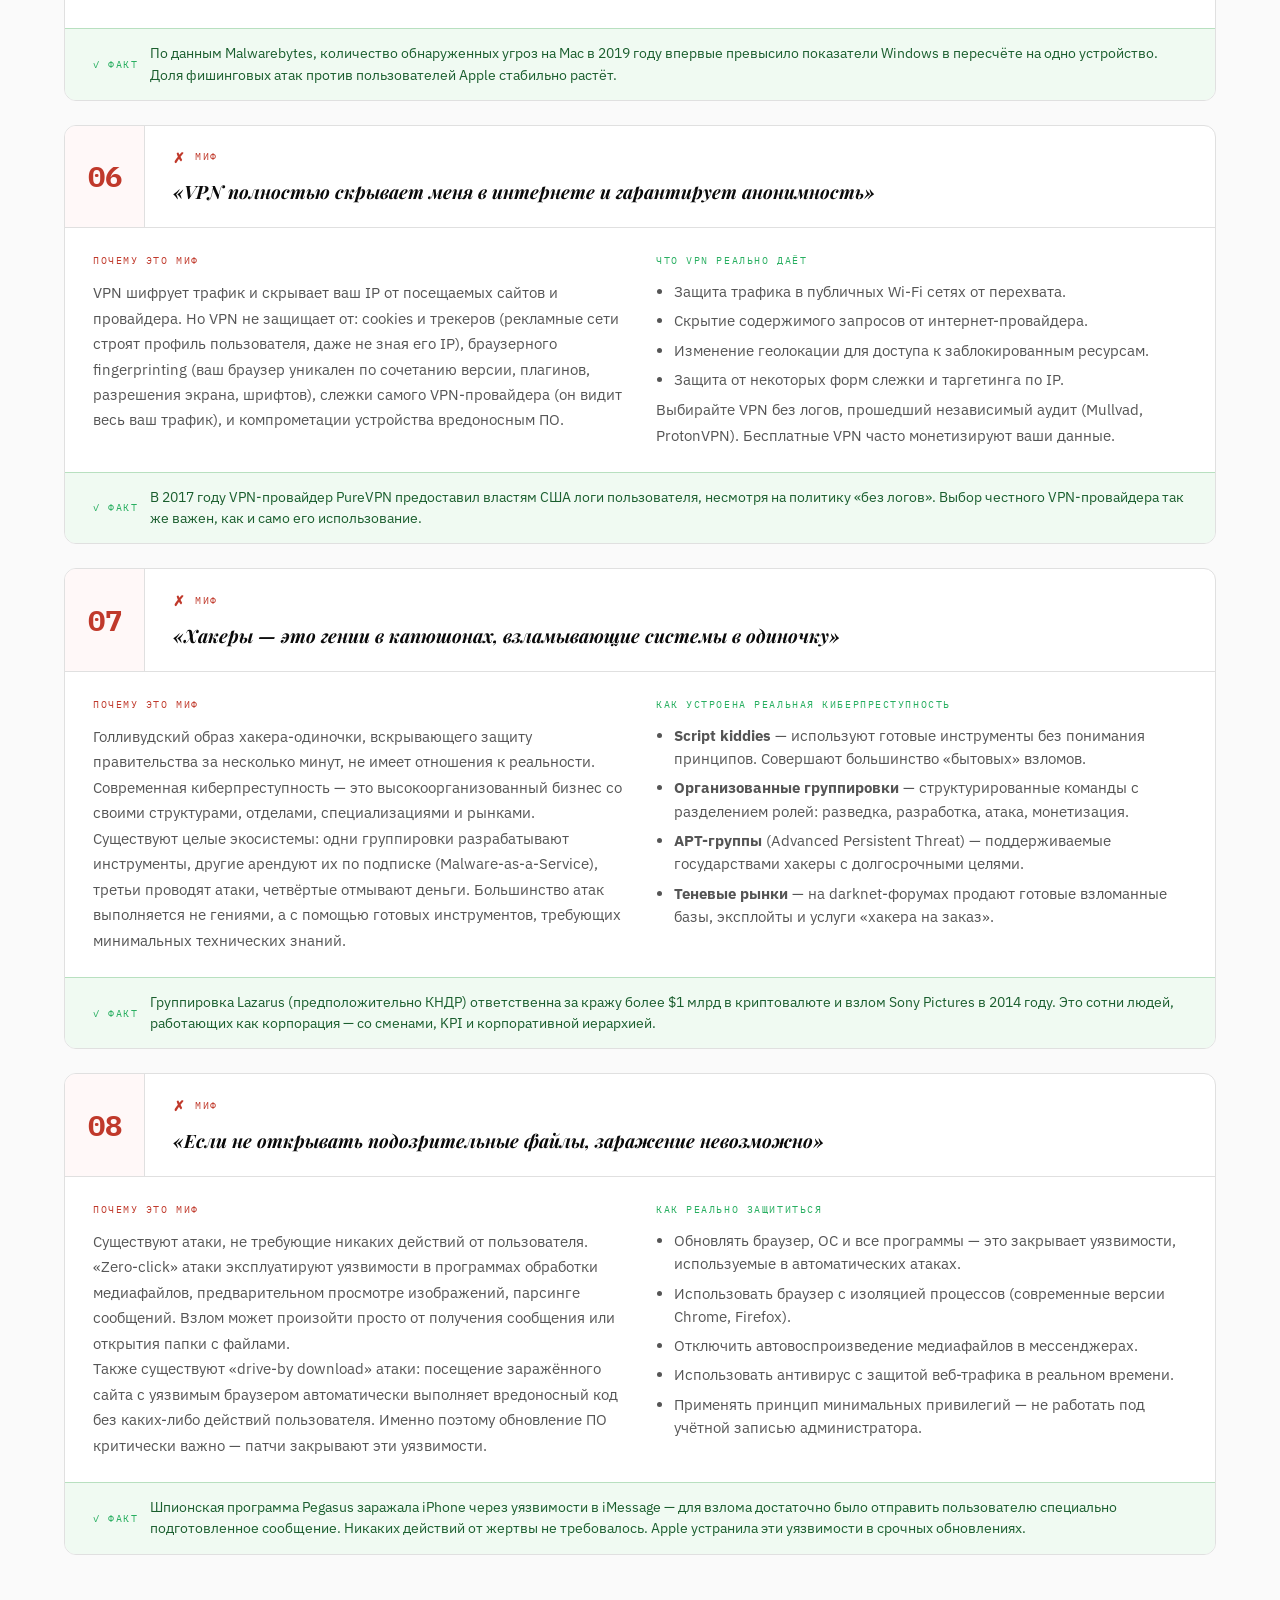
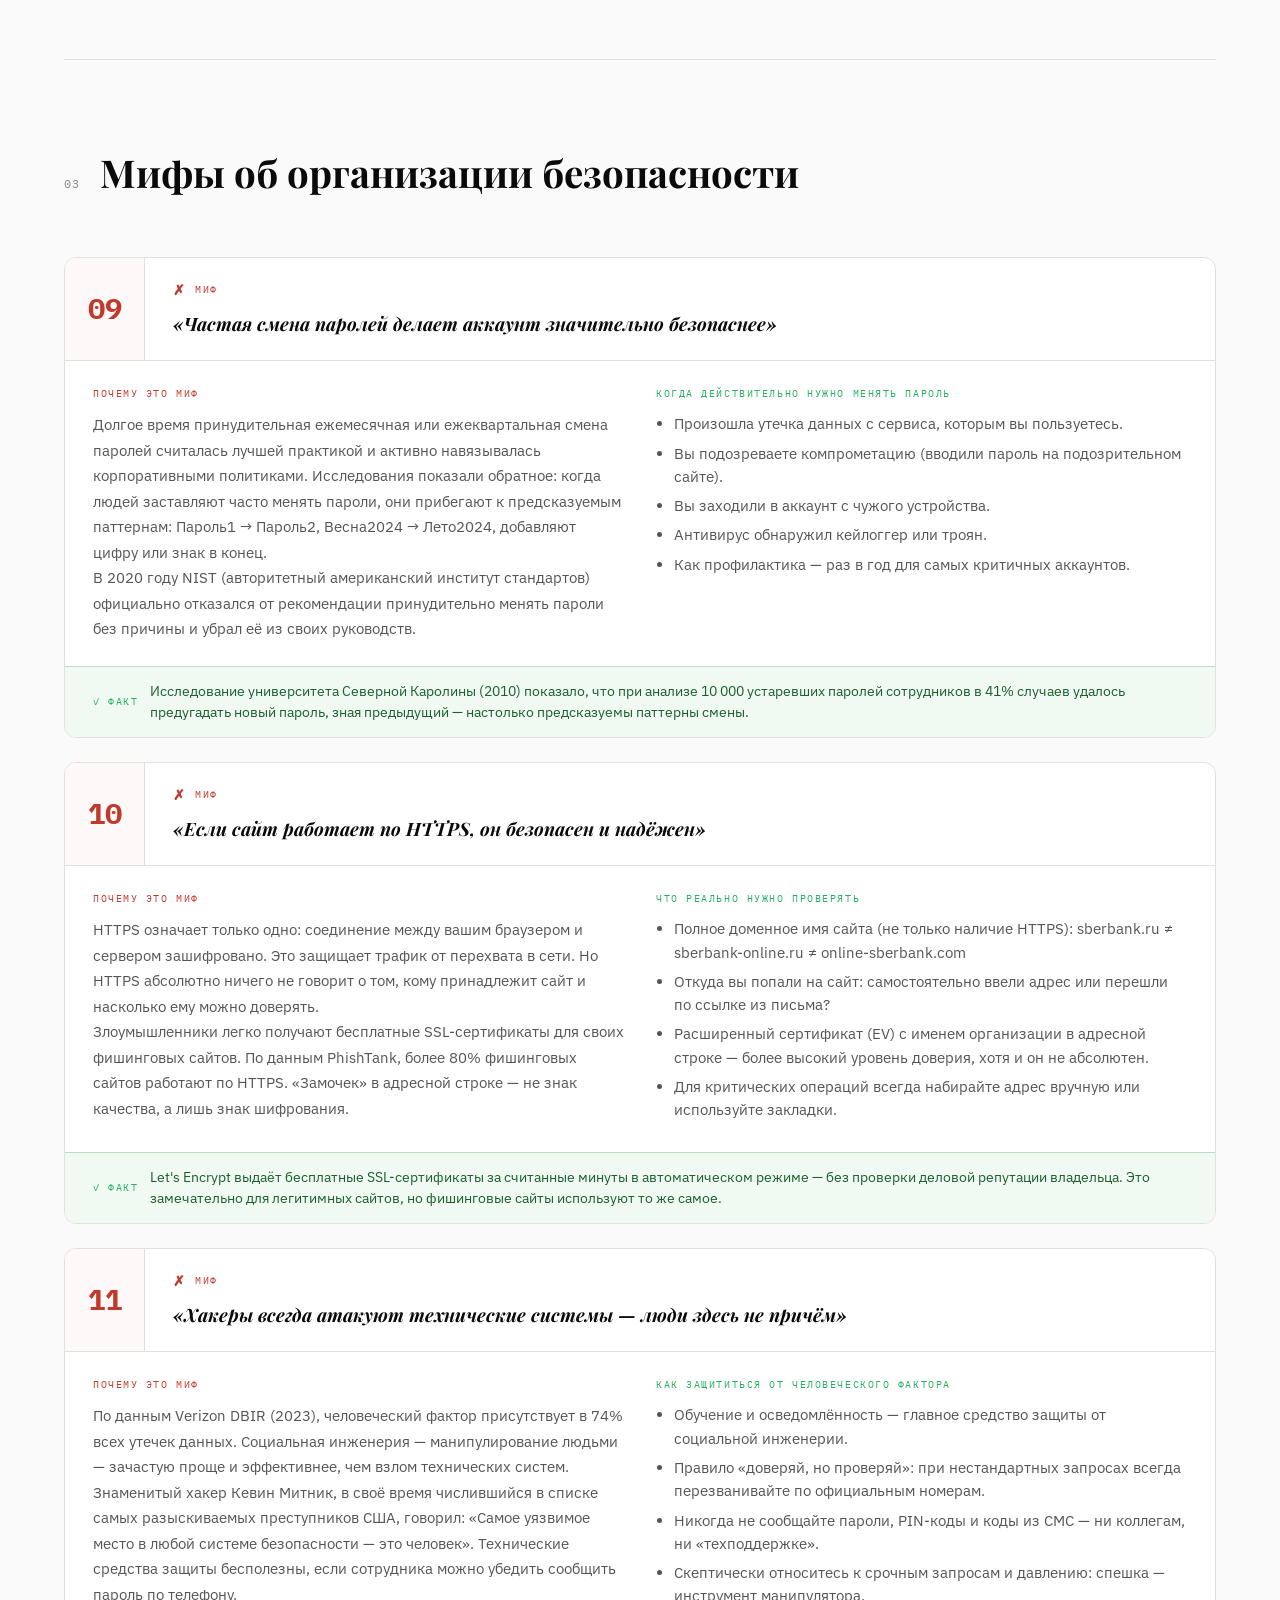
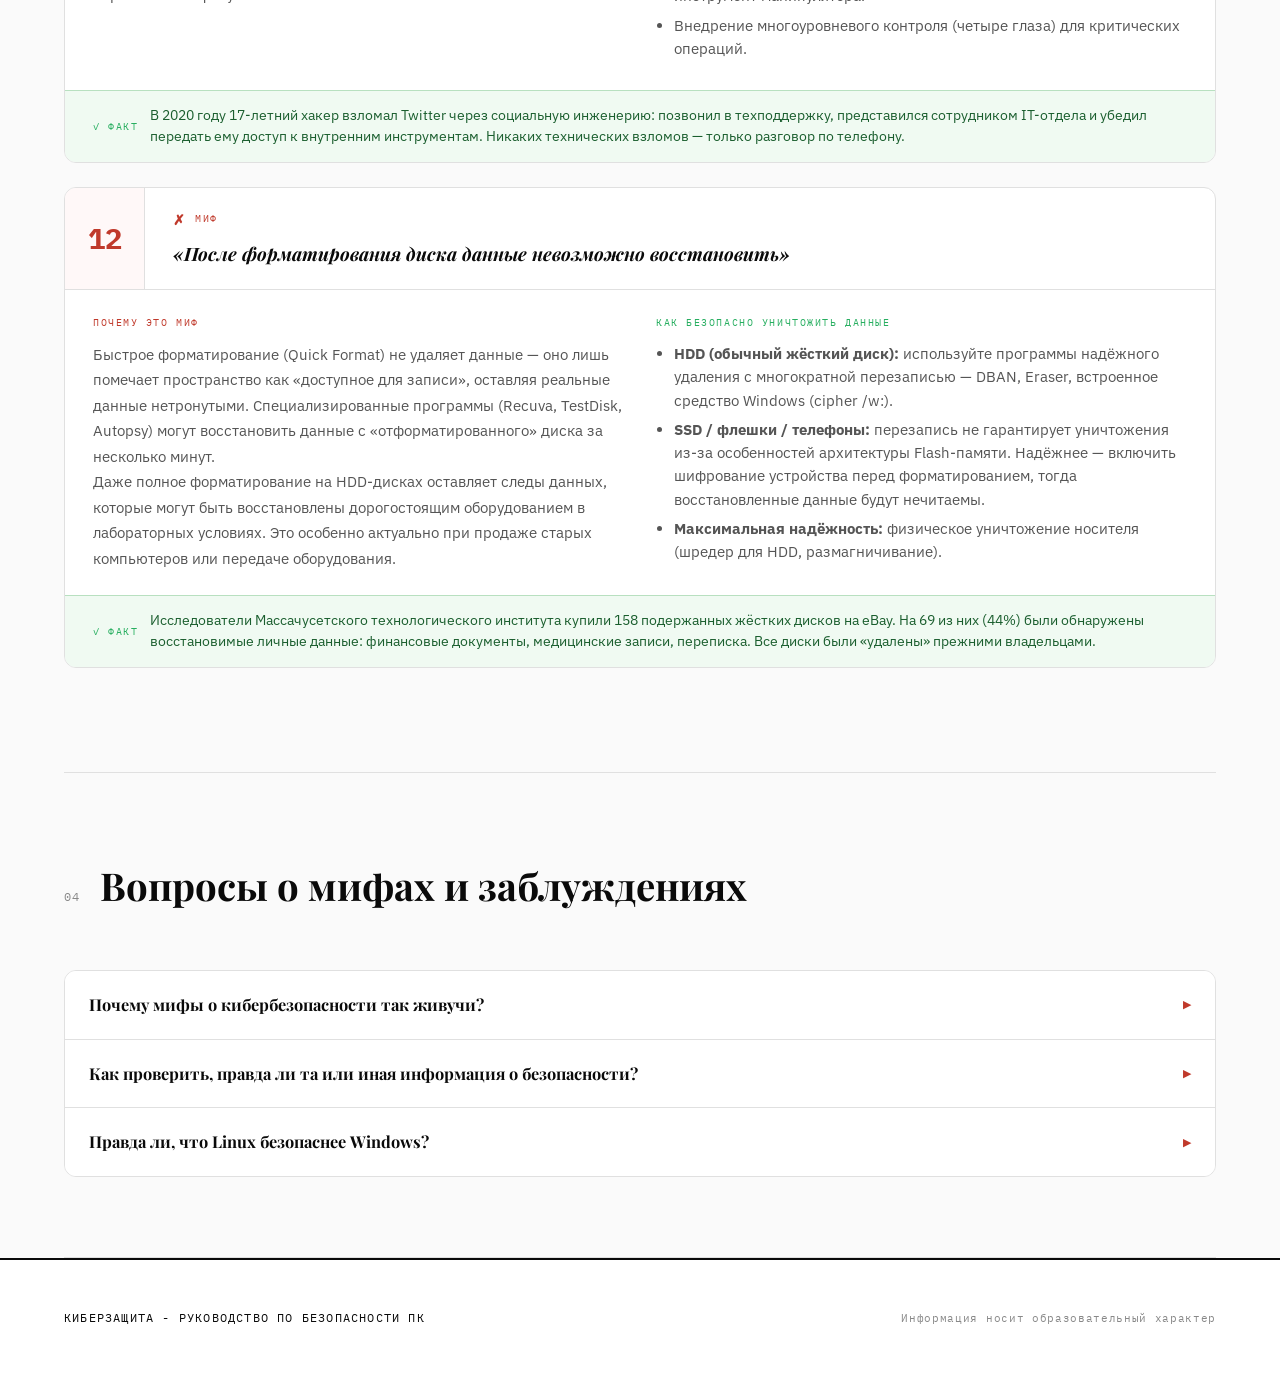
<file: myths.html>
<!DOCTYPE html>
<html lang="ru">
<head>
  <meta charset="UTF-8">
  <meta name="viewport" content="width=device-width, initial-scale=1.0">
  <title>КиберЗащита - Фейки и мифы</title>
  <link href="https://fonts.googleapis.com/css2?family=Playfair+Display:wght@400;700;900&family=IBM+Plex+Mono:wght@300;400;500&family=IBM+Plex+Sans:wght@300;400;500&display=swap" rel="stylesheet">
  <link rel="stylesheet" href="styles.css">
</head>
<body>
  <header>
    <a class="logo" href="index.html"><span class="logo-dot"></span>КиберЗащита</a>
    <nav>
      <a class="nav-btn" href="index.html">Главная</a>
      <a class="nav-btn" href="recommendations.html">Советы</a>
      <a class="nav-btn" href="threats.html">Угрозы</a>
      <a class="nav-btn" href="Gide.html">Гайды</a>
      <a class="nav-btn active" href="myths.html">Фейки</a>
      <a class="nav-btn" href="Otzivi.html">Отзывы</a>
    </nav>
  </header>

  <div class="container">
    <main>

      <section style="border-bottom: 1px solid var(--border); padding: 60px 0 50px;">
        <div class="section-header" style="margin-bottom: 20px;">
          <span class="section-num">00</span>
          <h2>Фейки и мифы о кибербезопасности</h2>
        </div>
        <p class="hero-body" style="max-width: 860px;">Заблуждения в сфере кибербезопасности опаснее, чем их отсутствие — они создают ложное чувство защищённости. Мы разобрали 12 наиболее распространённых мифов и объяснили, почему они неверны и чем грозит им верить.</p>
      </section>

      <section>
        <div class="section-header">
          <span class="section-num">01</span>
          <h2>Мифы о личной безопасности</h2>
        </div>

        <div class="myth-card">
          <div class="myth-header">
            <div class="myth-num">01</div>
            <div class="myth-claim">
              <div class="myth-badge">Миф</div>
              <div class="myth-claim-text">«Меня никогда не взломают — я никому не интересен»</div>
            </div>
          </div>
          <div class="myth-body">
            <div class="myth-col">
              <div class="myth-col-label red">Почему это миф</div>
              <p>Современные кибератаки на 99% автоматизированы. Специализированные программы — ботнеты — непрерывно сканируют весь интернет в поиске уязвимых устройств. Боту абсолютно всё равно, кто вы: студент, пенсионер или директор корпорации. Он ищет незакрытые порты, слабые пароли и устаревшее ПО — автоматически, без какого-либо участия человека.</p>
              <p>Кроме того, ваш компьютер ценен сам по себе — даже без ваших данных. Его ресурсы можно использовать для майнинга криптовалюты, рассылки спама, DDoS-атак на чужие сайты или как промежуточное звено при атаках на другие цели.</p>
            </div>
            <div class="myth-col">
              <div class="myth-col-label green">Что на самом деле</div>
              <ul>
                <li>По данным Positive Technologies, среднее время от момента подключения нового уязвимого устройства к интернету до первого сканирования составляет менее 5 минут.</li>
                <li>Боты атакуют не «интересных» людей, а «доступные» системы.</li>
                <li>Среднестатистический домашний компьютер подвергается сотням попыток подбора паролей ежедневно.</li>
                <li>Злоумышленники продают доступ к взломанным устройствам на теневых форумах пакетами — по несколько тысяч машин за раз.</li>
              </ul>
            </div>
          </div>
          <div class="myth-fact-strip">
            <span class="myth-fact-icon">✓ Факт</span>
            <span class="myth-fact-text">Ботнет Mirai в 2016 году состоял из 600 000 взломанных бытовых IoT-устройств — в основном камер видеонаблюдения и роутеров с заводскими паролями. Их владельцы понятия не имели, что участвуют в крупнейшей DDoS-атаке в истории интернета.</span>
          </div>
        </div>

        <div class="myth-card">
          <div class="myth-header">
            <div class="myth-num">02</div>
            <div class="myth-claim">
              <div class="myth-badge">Миф</div>
              <div class="myth-claim-text">«Сложный пароль — достаточная защита аккаунта»</div>
            </div>
          </div>
          <div class="myth-body">
            <div class="myth-col">
              <div class="myth-col-label red">Почему это миф</div>
              <p>Даже самый сложный пароль беспомощен против нескольких классов атак. Фишинг не взламывает пароль — вы сами его вводите на поддельном сайте. При утечке базы данных сервиса хакеры получают пароль в открытом виде или в слабо зашифрованном хеше, который быстро взламывается. Кейлоггер записывает всё, что вы набираете — независимо от сложности пароля.</p>
              <p>Пароль защищает только от прямого перебора (brute-force). Но это лишь один из многих векторов атак.</p>
            </div>
            <div class="myth-col">
              <div class="myth-col-label green">Что нужно делать</div>
              <ul>
                <li>Включить двухфакторную аутентификацию — она защищает даже если пароль украден.</li>
                <li>Использовать уникальный пароль для каждого сервиса, чтобы утечка с одного не затронула другие.</li>
                <li>Периодически проверять, не попал ли ваш email в базы утечек (haveibeenpwned.com).</li>
                <li>Не вводить пароль на сайтах, перейдя по ссылке из письма или мессенджера.</li>
              </ul>
            </div>
          </div>
          <div class="myth-fact-strip">
            <span class="myth-fact-icon">✓ Факт</span>
            <span class="myth-fact-text">По данным Google, включение двухфакторной аутентификации блокирует 99,9% автоматизированных атак на аккаунты — независимо от сложности пароля. 2FA — обязательный минимум безопасности.</span>
          </div>
        </div>

        <div class="myth-card">
          <div class="myth-header">
            <div class="myth-num">03</div>
            <div class="myth-claim">
              <div class="myth-badge">Миф</div>
              <div class="myth-claim-text">«Антивирус полностью защищает от всех угроз»</div>
            </div>
          </div>
          <div class="myth-body">
            <div class="myth-col">
              <div class="myth-col-label red">Почему это миф</div>
              <p>Антивирус — важный, но не всесильный инструмент. Он работает преимущественно на основе сигнатур — баз данных известных вирусов. Новые угрозы (zero-day) не имеют сигнатур и не детектируются до обновления баз. По статистике, современные вредоносы в среднем несколько дней или недель существуют до попадания в антивирусные базы.</p>
              <p>Более того: антивирус полностью бессилен против социальной инженерии. Если вы сами добровольно назвали код из SMS или скачали «документ» от «банка» — программа не может вам помочь.</p>
            </div>
            <div class="myth-col">
              <div class="myth-col-label green">Что на самом деле</div>
              <ul>
                <li>Антивирус — один из многих уровней защиты, а не единственный.</li>
                <li>Современные антивирусы используют поведенческий анализ (эвристику) для обнаружения новых угроз, но и он не даёт 100% гарантий.</li>
                <li>Регулярные обновления ОС устраняют уязвимости, которые антивирус не может компенсировать.</li>
                <li>Резервные копии, критическое мышление при работе с письмами и осторожность при установке ПО — не менее важны, чем антивирус.</li>
              </ul>
            </div>
          </div>
          <div class="myth-fact-strip">
            <span class="myth-fact-icon">✓ Факт</span>
            <span class="myth-fact-text">В тестах AV-Comparatives лучшие антивирусы обнаруживают около 99% известных угроз. Однако при тестировании на свежих zero-day угрозах эффективность падает до 70–80%. Защита строится на нескольких уровнях, а не только на антивирусе.</span>
          </div>
        </div>

        <div class="myth-card">
          <div class="myth-header">
            <div class="myth-num">04</div>
            <div class="myth-claim">
              <div class="myth-badge">Миф</div>
              <div class="myth-claim-text">«Приватный режим браузера делает меня анонимным»</div>
            </div>
          </div>
          <div class="myth-body">
            <div class="myth-col">
              <div class="myth-col-label red">Почему это миф</div>
              <p>Режим «инкогнито» (приватный режим) не сохраняет историю браузера и куки на вашем устройстве — это всё, что он делает. Он не скрывает вас от: интернет-провайдера (провайдер видит все ваши запросы), сайтов, которые вы посещаете (они видят ваш IP-адрес), работодателя или системного администратора (если вы в корпоративной сети), и браузерного fingerprinting (идентификация по характеристикам браузера и системы).</p>
            </div>
            <div class="myth-col">
              <div class="myth-col-label green">Для чего инкогнито реально полезен</div>
              <ul>
                <li>Вход в второй аккаунт Google/соцсети без выхода из первого.</li>
                <li>Покупка авиабилетов без сохранения «истории поиска» (сайты иногда поднимают цены на основе cookie).</li>
                <li>Просмотр сайтов, ограниченных числом бесплатных статей (paywall).</li>
                <li>Использование чужого компьютера без сохранения ваших данных на нём.</li>
              </ul>
              <p>Для реальной анонимности нужен Tor Browser + VPN. Но и это не абсолютная защита.</p>
            </div>
          </div>
          <div class="myth-fact-strip">
            <span class="myth-fact-icon">✓ Факт</span>
            <span class="myth-fact-text">В 2023 году Google согласилась на урегулирование коллективного иска на $5 млрд за сбор данных о пользователях в режиме инкогнито через трекеры и аналитику на сайтах. Данные собирались, несмотря на «приватный» режим.</span>
          </div>
        </div>
      </section>

      <section>
        <div class="section-header">
          <span class="section-num">02</span>
          <h2>Мифы о технологиях и устройствах</h2>
        </div>

        <div class="myth-card">
          <div class="myth-header">
            <div class="myth-num">05</div>
            <div class="myth-claim">
              <div class="myth-badge">Миф</div>
              <div class="myth-claim-text">«Mac и iPhone не заражаются вирусами»</div>
            </div>
          </div>
          <div class="myth-body">
            <div class="myth-col">
              <div class="myth-col-label red">Почему это миф</div>
              <p>Этот миф родился в эпоху, когда macOS занимала менее 5% рынка и хакерам было экономически нецелесообразно писать под неё вирусы. Сегодня доля Apple-устройств выросла многократно, и киберпреступники активно создают вредоносное ПО для macOS и iOS.</p>
              <p>Реальность: Mac и iPhone действительно имеют более строгую архитектуру безопасности, чем Windows. Но это не иммунитет — это более высокая планка для атакующего. И она преодолевается.</p>
            </div>
            <div class="myth-col">
              <div class="myth-col-label green">Реальные примеры</div>
              <ul>
                <li><strong>Silver Sparrow (2021)</strong> — вредонос для Mac с процессором Apple M1. Заразил более 30 000 устройств до обнаружения.</li>
                <li><strong>XcodeGhost (2015)</strong> — заражённая версия Xcode распространяла вредоносные приложения через официальный App Store.</li>
                <li><strong>Pegasus</strong> — шпионская программа, которая заражала iPhone через zero-click уязвимости (без каких-либо действий пользователя).</li>
                <li>Пользователи Mac реже устанавливают антивирус — именно это делает их привлекательной целью.</li>
              </ul>
            </div>
          </div>
          <div class="myth-fact-strip">
            <span class="myth-fact-icon">✓ Факт</span>
            <span class="myth-fact-text">По данным Malwarebytes, количество обнаруженных угроз на Mac в 2019 году впервые превысило показатели Windows в пересчёте на одно устройство. Доля фишинговых атак против пользователей Apple стабильно растёт.</span>
          </div>
        </div>

        <div class="myth-card">
          <div class="myth-header">
            <div class="myth-num">06</div>
            <div class="myth-claim">
              <div class="myth-badge">Миф</div>
              <div class="myth-claim-text">«VPN полностью скрывает меня в интернете и гарантирует анонимность»</div>
            </div>
          </div>
          <div class="myth-body">
            <div class="myth-col">
              <div class="myth-col-label red">Почему это миф</div>
              <p>VPN шифрует трафик и скрывает ваш IP от посещаемых сайтов и провайдера. Но VPN не защищает от: cookies и трекеров (рекламные сети строят профиль пользователя, даже не зная его IP), браузерного fingerprinting (ваш браузер уникален по сочетанию версии, плагинов, разрешения экрана, шрифтов), слежки самого VPN-провайдера (он видит весь ваш трафик), и компрометации устройства вредоносным ПО.</p>
            </div>
            <div class="myth-col">
              <div class="myth-col-label green">Что VPN реально даёт</div>
              <ul>
                <li>Защита трафика в публичных Wi-Fi сетях от перехвата.</li>
                <li>Скрытие содержимого запросов от интернет-провайдера.</li>
                <li>Изменение геолокации для доступа к заблокированным ресурсам.</li>
                <li>Защита от некоторых форм слежки и таргетинга по IP.</li>
              </ul>
              <p>Выбирайте VPN без логов, прошедший независимый аудит (Mullvad, ProtonVPN). Бесплатные VPN часто монетизируют ваши данные.</p>
            </div>
          </div>
          <div class="myth-fact-strip">
            <span class="myth-fact-icon">✓ Факт</span>
            <span class="myth-fact-text">В 2017 году VPN-провайдер PureVPN предоставил властям США логи пользователя, несмотря на политику «без логов». Выбор честного VPN-провайдера так же важен, как и само его использование.</span>
          </div>
        </div>

        <div class="myth-card">
          <div class="myth-header">
            <div class="myth-num">07</div>
            <div class="myth-claim">
              <div class="myth-badge">Миф</div>
              <div class="myth-claim-text">«Хакеры — это гении в капюшонах, взламывающие системы в одиночку»</div>
            </div>
          </div>
          <div class="myth-body">
            <div class="myth-col">
              <div class="myth-col-label red">Почему это миф</div>
              <p>Голливудский образ хакера-одиночки, вскрывающего защиту правительства за несколько минут, не имеет отношения к реальности. Современная киберпреступность — это высокоорганизованный бизнес со своими структурами, отделами, специализациями и рынками.</p>
              <p>Существуют целые экосистемы: одни группировки разрабатывают инструменты, другие арендуют их по подписке (Malware-as-a-Service), третьи проводят атаки, четвёртые отмывают деньги. Большинство атак выполняется не гениями, а с помощью готовых инструментов, требующих минимальных технических знаний.</p>
            </div>
            <div class="myth-col">
              <div class="myth-col-label green">Как устроена реальная киберпреступность</div>
              <ul>
                <li><strong>Script kiddies</strong> — используют готовые инструменты без понимания принципов. Совершают большинство «бытовых» взломов.</li>
                <li><strong>Организованные группировки</strong> — структурированные команды с разделением ролей: разведка, разработка, атака, монетизация.</li>
                <li><strong>APT-группы</strong> (Advanced Persistent Threat) — поддерживаемые государствами хакеры с долгосрочными целями.</li>
                <li><strong>Теневые рынки</strong> — на darknet-форумах продают готовые взломанные базы, эксплойты и услуги «хакера на заказ».</li>
              </ul>
            </div>
          </div>
          <div class="myth-fact-strip">
            <span class="myth-fact-icon">✓ Факт</span>
            <span class="myth-fact-text">Группировка Lazarus (предположительно КНДР) ответственна за кражу более $1 млрд в криптовалюте и взлом Sony Pictures в 2014 году. Это сотни людей, работающих как корпорация — со сменами, KPI и корпоративной иерархией.</span>
          </div>
        </div>

        <div class="myth-card">
          <div class="myth-header">
            <div class="myth-num">08</div>
            <div class="myth-claim">
              <div class="myth-badge">Миф</div>
              <div class="myth-claim-text">«Если не открывать подозрительные файлы, заражение невозможно»</div>
            </div>
          </div>
          <div class="myth-body">
            <div class="myth-col">
              <div class="myth-col-label red">Почему это миф</div>
              <p>Существуют атаки, не требующие никаких действий от пользователя. «Zero-click» атаки эксплуатируют уязвимости в программах обработки медиафайлов, предварительном просмотре изображений, парсинге сообщений. Взлом может произойти просто от получения сообщения или открытия папки с файлами.</p>
              <p>Также существуют «drive-by download» атаки: посещение заражённого сайта с уязвимым браузером автоматически выполняет вредоносный код без каких-либо действий пользователя. Именно поэтому обновление ПО критически важно — патчи закрывают эти уязвимости.</p>
            </div>
            <div class="myth-col">
              <div class="myth-col-label green">Как реально защититься</div>
              <ul>
                <li>Обновлять браузер, ОС и все программы — это закрывает уязвимости, используемые в автоматических атаках.</li>
                <li>Использовать браузер с изоляцией процессов (современные версии Chrome, Firefox).</li>
                <li>Отключить автовоспроизведение медиафайлов в мессенджерах.</li>
                <li>Использовать антивирус с защитой веб-трафика в реальном времени.</li>
                <li>Применять принцип минимальных привилегий — не работать под учётной записью администратора.</li>
              </ul>
            </div>
          </div>
          <div class="myth-fact-strip">
            <span class="myth-fact-icon">✓ Факт</span>
            <span class="myth-fact-text">Шпионская программа Pegasus заражала iPhone через уязвимости в iMessage — для взлома достаточно было отправить пользователю специально подготовленное сообщение. Никаких действий от жертвы не требовалось. Apple устранила эти уязвимости в срочных обновлениях.</span>
          </div>
        </div>
      </section>

      <section>
        <div class="section-header">
          <span class="section-num">03</span>
          <h2>Мифы об организации безопасности</h2>
        </div>

        <div class="myth-card">
          <div class="myth-header">
            <div class="myth-num">09</div>
            <div class="myth-claim">
              <div class="myth-badge">Миф</div>
              <div class="myth-claim-text">«Частая смена паролей делает аккаунт значительно безопаснее»</div>
            </div>
          </div>
          <div class="myth-body">
            <div class="myth-col">
              <div class="myth-col-label red">Почему это миф</div>
              <p>Долгое время принудительная ежемесячная или ежеквартальная смена паролей считалась лучшей практикой и активно навязывалась корпоративными политиками. Исследования показали обратное: когда людей заставляют часто менять пароли, они прибегают к предсказуемым паттернам: Пароль1 → Пароль2, Весна2024 → Лето2024, добавляют цифру или знак в конец.</p>
              <p>В 2020 году NIST (авторитетный американский институт стандартов) официально отказался от рекомендации принудительно менять пароли без причины и убрал её из своих руководств.</p>
            </div>
            <div class="myth-col">
              <div class="myth-col-label green">Когда действительно нужно менять пароль</div>
              <ul>
                <li>Произошла утечка данных с сервиса, которым вы пользуетесь.</li>
                <li>Вы подозреваете компрометацию (вводили пароль на подозрительном сайте).</li>
                <li>Вы заходили в аккаунт с чужого устройства.</li>
                <li>Антивирус обнаружил кейлоггер или троян.</li>
                <li>Как профилактика — раз в год для самых критичных аккаунтов.</li>
              </ul>
            </div>
          </div>
          <div class="myth-fact-strip">
            <span class="myth-fact-icon">✓ Факт</span>
            <span class="myth-fact-text">Исследование университета Северной Каролины (2010) показало, что при анализе 10 000 устаревших паролей сотрудников в 41% случаев удалось предугадать новый пароль, зная предыдущий — настолько предсказуемы паттерны смены.</span>
          </div>
        </div>

        <div class="myth-card">
          <div class="myth-header">
            <div class="myth-num">10</div>
            <div class="myth-claim">
              <div class="myth-badge">Миф</div>
              <div class="myth-claim-text">«Если сайт работает по HTTPS, он безопасен и надёжен»</div>
            </div>
          </div>
          <div class="myth-body">
            <div class="myth-col">
              <div class="myth-col-label red">Почему это миф</div>
              <p>HTTPS означает только одно: соединение между вашим браузером и сервером зашифровано. Это защищает трафик от перехвата в сети. Но HTTPS абсолютно ничего не говорит о том, кому принадлежит сайт и насколько ему можно доверять.</p>
              <p>Злоумышленники легко получают бесплатные SSL-сертификаты для своих фишинговых сайтов. По данным PhishTank, более 80% фишинговых сайтов работают по HTTPS. «Замочек» в адресной строке — не знак качества, а лишь знак шифрования.</p>
            </div>
            <div class="myth-col">
              <div class="myth-col-label green">Что реально нужно проверять</div>
              <ul>
                <li>Полное доменное имя сайта (не только наличие HTTPS): sberbank.ru ≠ sberbank-online.ru ≠ online-sberbank.com</li>
                <li>Откуда вы попали на сайт: самостоятельно ввели адрес или перешли по ссылке из письма?</li>
                <li>Расширенный сертификат (EV) с именем организации в адресной строке — более высокий уровень доверия, хотя и он не абсолютен.</li>
                <li>Для критических операций всегда набирайте адрес вручную или используйте закладки.</li>
              </ul>
            </div>
          </div>
          <div class="myth-fact-strip">
            <span class="myth-fact-icon">✓ Факт</span>
            <span class="myth-fact-text">Let's Encrypt выдаёт бесплатные SSL-сертификаты за считанные минуты в автоматическом режиме — без проверки деловой репутации владельца. Это замечательно для легитимных сайтов, но фишинговые сайты используют то же самое.</span>
          </div>
        </div>

        <div class="myth-card">
          <div class="myth-header">
            <div class="myth-num">11</div>
            <div class="myth-claim">
              <div class="myth-badge">Миф</div>
              <div class="myth-claim-text">«Хакеры всегда атакуют технические системы — люди здесь не причём»</div>
            </div>
          </div>
          <div class="myth-body">
            <div class="myth-col">
              <div class="myth-col-label red">Почему это миф</div>
              <p>По данным Verizon DBIR (2023), человеческий фактор присутствует в 74% всех утечек данных. Социальная инженерия — манипулирование людьми — зачастую проще и эффективнее, чем взлом технических систем.</p>
              <p>Знаменитый хакер Кевин Митник, в своё время числившийся в списке самых разыскиваемых преступников США, говорил: «Самое уязвимое место в любой системе безопасности — это человек». Технические средства защиты бесполезны, если сотрудника можно убедить сообщить пароль по телефону.</p>
            </div>
            <div class="myth-col">
              <div class="myth-col-label green">Как защититься от человеческого фактора</div>
              <ul>
                <li>Обучение и осведомлённость — главное средство защиты от социальной инженерии.</li>
                <li>Правило «доверяй, но проверяй»: при нестандартных запросах всегда перезванивайте по официальным номерам.</li>
                <li>Никогда не сообщайте пароли, PIN-коды и коды из СМС — ни коллегам, ни «техподдержке».</li>
                <li>Скептически относитесь к срочным запросам и давлению: спешка — инструмент манипулятора.</li>
                <li>Внедрение многоуровневого контроля (четыре глаза) для критических операций.</li>
              </ul>
            </div>
          </div>
          <div class="myth-fact-strip">
            <span class="myth-fact-icon">✓ Факт</span>
            <span class="myth-fact-text">В 2020 году 17-летний хакер взломал Twitter через социальную инженерию: позвонил в техподдержку, представился сотрудником IT-отдела и убедил передать ему доступ к внутренним инструментам. Никаких технических взломов — только разговор по телефону.</span>
          </div>
        </div>

        <div class="myth-card">
          <div class="myth-header">
            <div class="myth-num">12</div>
            <div class="myth-claim">
              <div class="myth-badge">Миф</div>
              <div class="myth-claim-text">«После форматирования диска данные невозможно восстановить»</div>
            </div>
          </div>
          <div class="myth-body">
            <div class="myth-col">
              <div class="myth-col-label red">Почему это миф</div>
              <p>Быстрое форматирование (Quick Format) не удаляет данные — оно лишь помечает пространство как «доступное для записи», оставляя реальные данные нетронутыми. Специализированные программы (Recuva, TestDisk, Autopsy) могут восстановить данные с «отформатированного» диска за несколько минут.</p>
              <p>Даже полное форматирование на HDD-дисках оставляет следы данных, которые могут быть восстановлены дорогостоящим оборудованием в лабораторных условиях. Это особенно актуально при продаже старых компьютеров или передаче оборудования.</p>
            </div>
            <div class="myth-col">
              <div class="myth-col-label green">Как безопасно уничтожить данные</div>
              <ul>
                <li><strong>HDD (обычный жёсткий диск):</strong> используйте программы надёжного удаления с многократной перезаписью — DBAN, Eraser, встроенное средство Windows (cipher /w:).</li>
                <li><strong>SSD / флешки / телефоны:</strong> перезапись не гарантирует уничтожения из-за особенностей архитектуры Flash-памяти. Надёжнее — включить шифрование устройства перед форматированием, тогда восстановленные данные будут нечитаемы.</li>
                <li><strong>Максимальная надёжность:</strong> физическое уничтожение носителя (шредер для HDD, размагничивание).</li>
              </ul>
            </div>
          </div>
          <div class="myth-fact-strip">
            <span class="myth-fact-icon">✓ Факт</span>
            <span class="myth-fact-text">Исследователи Массачусетского технологического института купили 158 подержанных жёстких дисков на eBay. На 69 из них (44%) были обнаружены восстановимые личные данные: финансовые документы, медицинские записи, переписка. Все диски были «удалены» прежними владельцами.</span>
          </div>
        </div>
      </section>

      <section>
        <div class="section-header">
          <span class="section-num">04</span>
          <h2>Вопросы о мифах и заблуждениях</h2>
        </div>

        <div class="faq-list">
          <div class="faq-item">
            <div class="faq-question" onclick="toggleFaq(this)">
              <span class="faq-q-text">Почему мифы о кибербезопасности так живучи?</span>
              <span class="faq-arrow">▶</span>
            </div>
            <div class="faq-answer">
              <p>Несколько причин делают мифы о кибербезопасности особенно устойчивыми:</p>
              <ul>
                <li><strong>Техническая сложность:</strong> большинство людей не разбираются в деталях работы сетей и протоколов, поэтому упрощённые объяснения кажутся убедительными.</li>
                <li><strong>Отсутствие обратной связи:</strong> вас могут взламывать годами, и вы об этом не узнаете — нет немедленного «сигнала тревоги», подтверждающего или опровергающего ваши убеждения.</li>
                <li><strong>СМИ и кино:</strong> голливудские образы хакеров и упрощённые новостные статьи формируют ложные представления о природе угроз.</li>
                <li><strong>Выгодность мифов:</strong> некоторые компании заинтересованы в распространении мифов (например, Apple выгоден миф о неуязвимости iPhone).</li>
              </ul>
            </div>
          </div>

          <div class="faq-item">
            <div class="faq-question" onclick="toggleFaq(this)">
              <span class="faq-q-text">Как проверить, правда ли та или иная информация о безопасности?</span>
              <span class="faq-arrow">▶</span>
            </div>
            <div class="faq-answer">
              <p>Несколько критериев для оценки достоверности информации о кибербезопасности:</p>
              <ul>
                <li>Ищите ссылки на конкретные исследования, отчёты и статистику от авторитетных организаций: NIST, Verizon DBIR, Kaspersky, ESET, AV-Comparatives, Europol.</li>
                <li>Обращайте внимание на дату публикации — сфера меняется быстро, информация 5-летней давности может быть устаревшей.</li>
                <li>Кто автор? Специалист по ИБ с реальным опытом, исследователь университета или анонимный блогер?</li>
                <li>Проверяйте факты в нескольких независимых источниках.</li>
                <li>Надёжные русскоязычные ресурсы: Хабр (раздел информационная безопасность), Positive Technologies, Group-IB, «Лаборатория Касперского» (securelist.ru).</li>
              </ul>
            </div>
          </div>

          <div class="faq-item">
            <div class="faq-question" onclick="toggleFaq(this)">
              <span class="faq-q-text">Правда ли, что Linux безопаснее Windows?</span>
              <span class="faq-arrow">▶</span>
            </div>
            <div class="faq-answer">
              <p>Частично правда, но картина сложнее. Linux действительно имеет ряд архитектурных преимуществ: более строгая система привилегий, открытый код (уязвимости быстрее обнаруживаются и исправляются), меньшая доля рынка (менее привлекателен для массовых атак на конечных пользователей).</p>
              <p>Однако Linux — основа большинства серверов в интернете, и именно серверные Linux-системы являются приоритетными целями для хакеров. Уязвимости в Linux есть, и они эксплуатируются. Безопасность определяется не столько ОС, сколько настройкой, своевременными обновлениями и поведением пользователя.</p>
              <p>Вывод: правильно настроенная и обновлённая система любой ОС значительно безопаснее небрежно настроенной «безопасной» ОС.</p>
            </div>
          </div>
        </div>
      </section>

    </main>
  </div>

  <footer>
    <div class="footer-brand">КиберЗащита - Руководство по безопасности ПК</div>
    <div class="footer-note">Информация носит образовательный характер</div>
  </footer>

  <script>
    function toggleFaq(el) {
      var item = el.parentElement;
      var isOpen = item.classList.contains('open');
      document.querySelectorAll('.faq-item.open').forEach(function(i) { i.classList.remove('open'); });
      if (!isOpen) { item.classList.add('open'); }
    }
  </script>
</body>
</html>
</file>
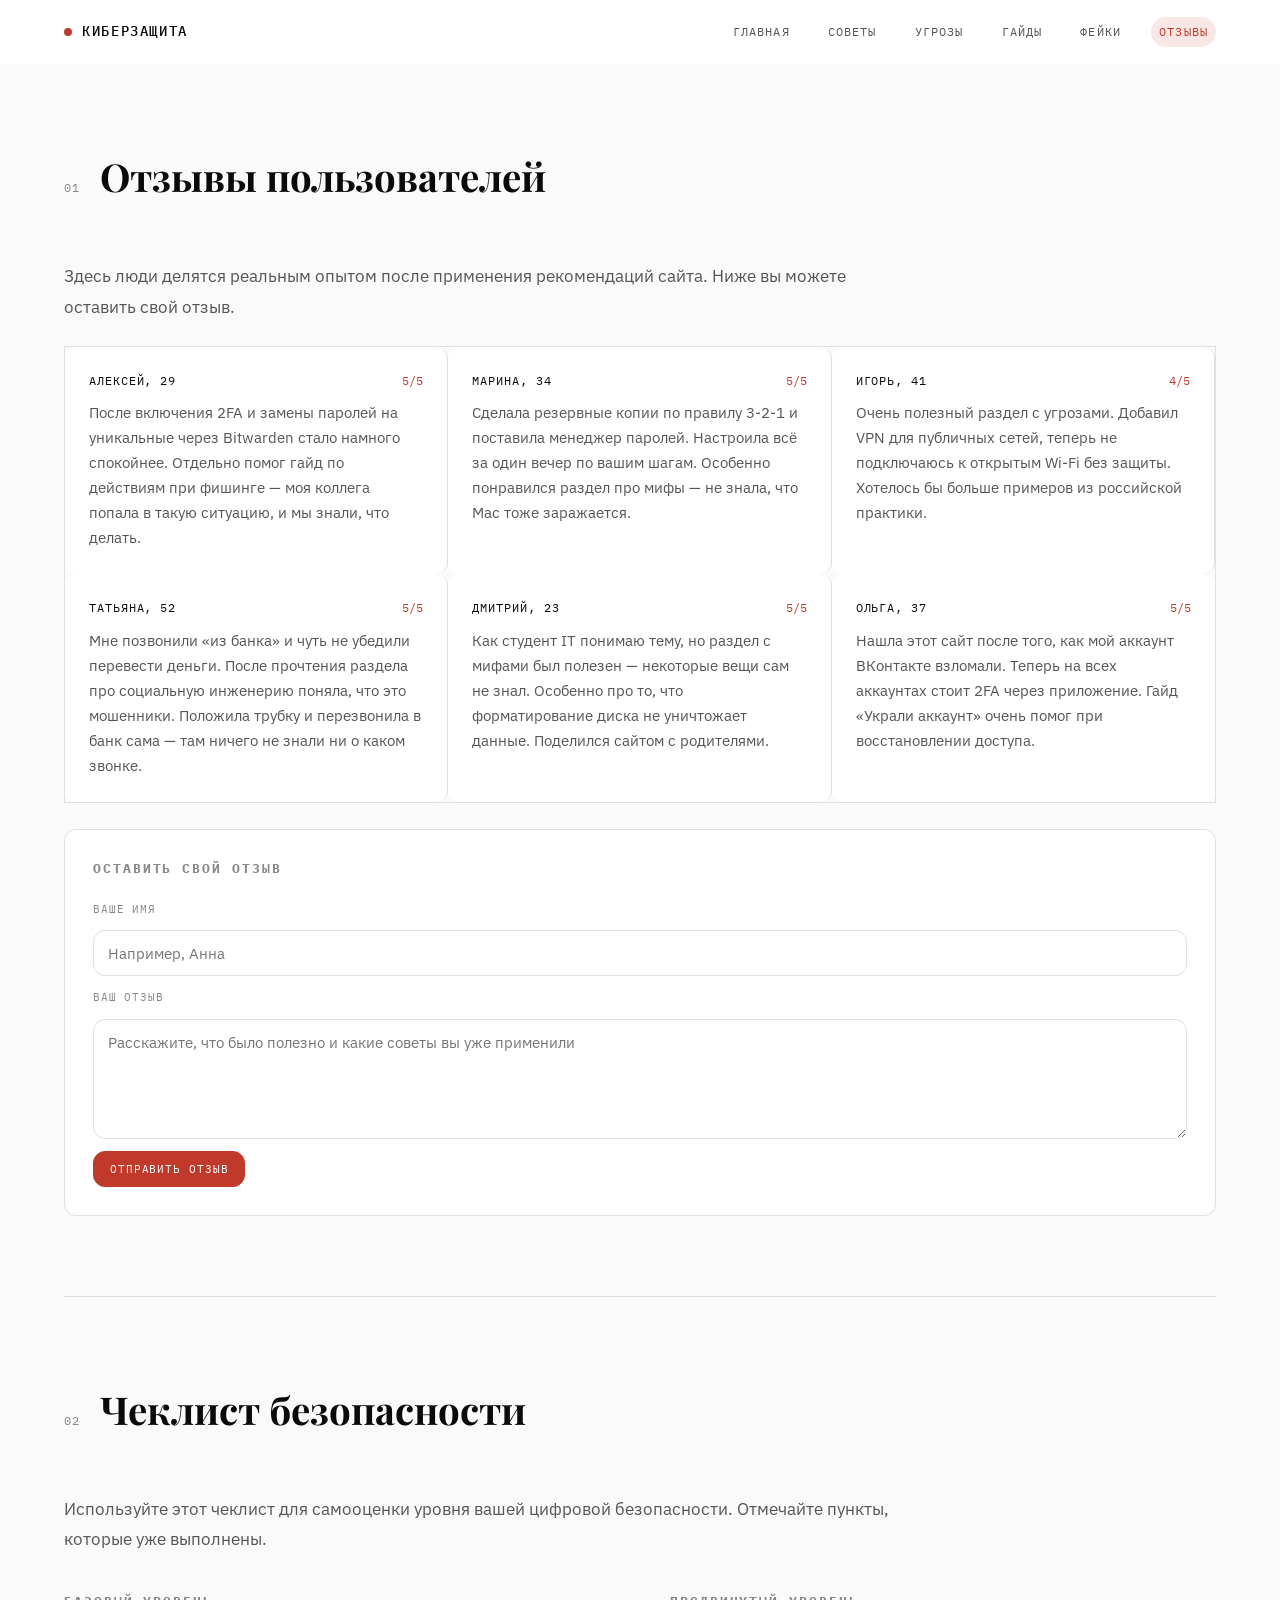
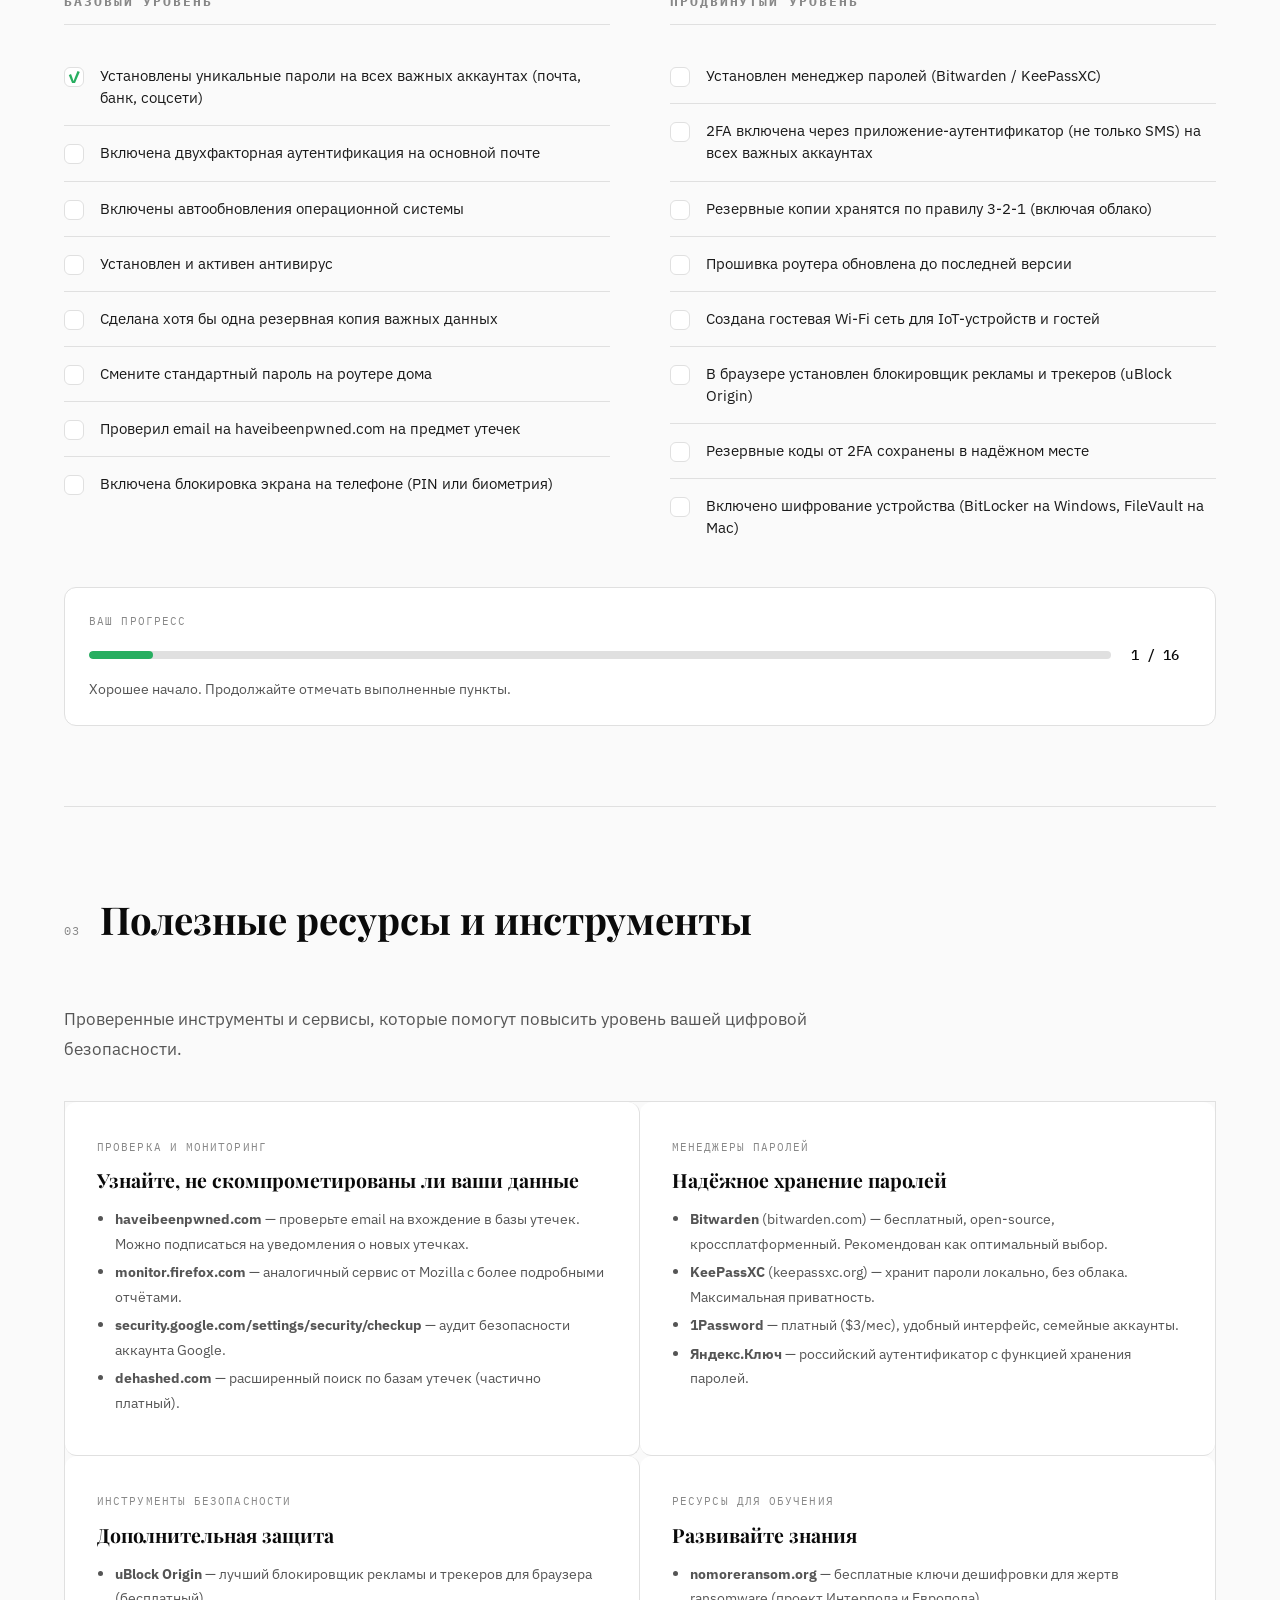
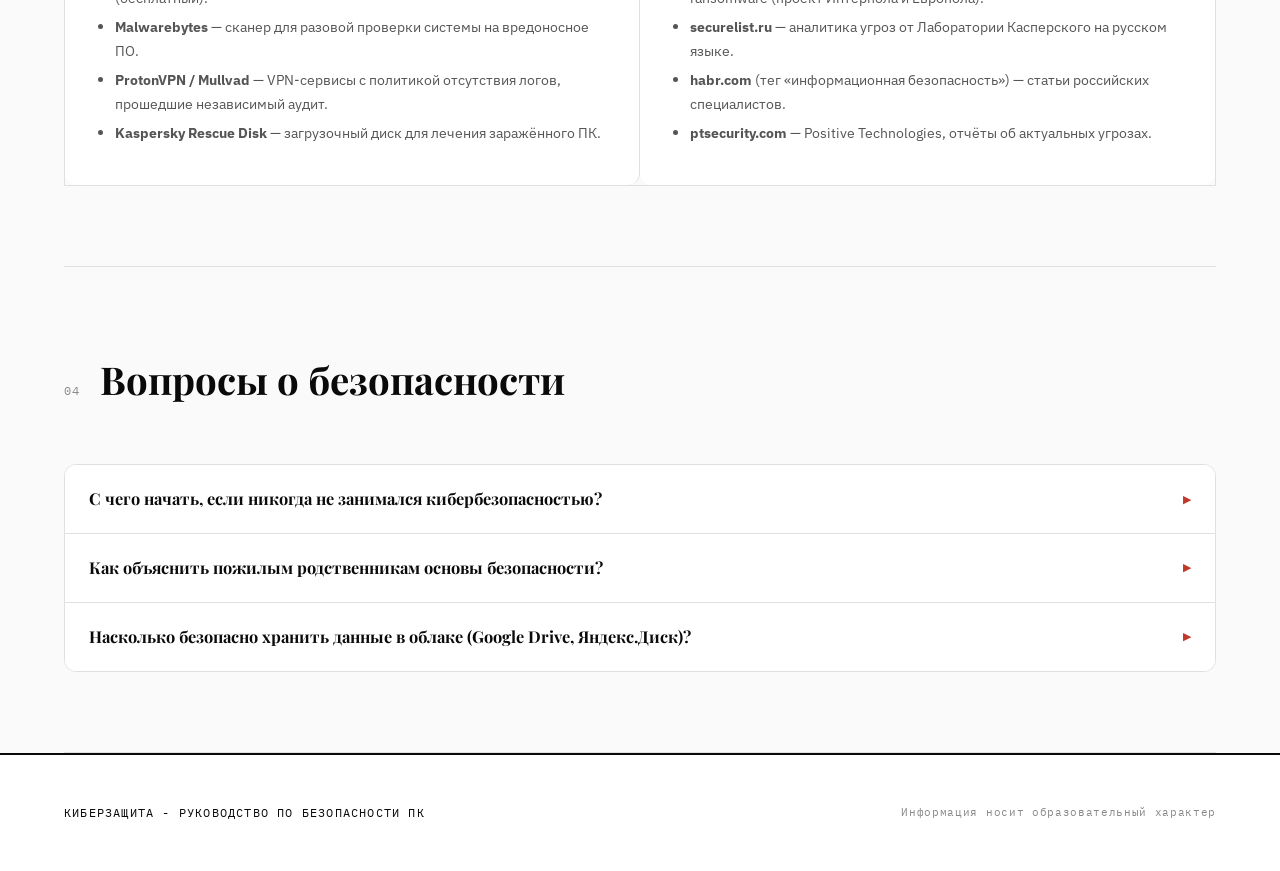
<file: Otzivi.html>
<!DOCTYPE html>
<html lang="ru">
<head>
  <meta charset="UTF-8">
  <meta name="viewport" content="width=device-width, initial-scale=1.0">
  <title>КиберЗащита - Отзывы</title>
  <link href="https://fonts.googleapis.com/css2?family=Playfair+Display:wght@400;700;900&family=IBM+Plex+Mono:wght@300;400;500&family=IBM+Plex+Sans:wght@300;400;500&display=swap" rel="stylesheet">
  <link rel="stylesheet" href="styles.css">
</head>
<body>
  <header>
    <a class="logo" href="index.html"><span class="logo-dot"></span>КиберЗащита</a>
    <nav>
      <a class="nav-btn" href="index.html">Главная</a>
      <a class="nav-btn" href="recommendations.html">Советы</a>
      <a class="nav-btn" href="threats.html">Угрозы</a>
      <a class="nav-btn" href="Gide.html">Гайды</a>
      <a class="nav-btn" href="myths.html">Фейки</a>
      <a class="nav-btn active" href="Otzivi.html">Отзывы</a>
    </nav>
  </header>

  <div class="container">
    <main>

      <section>
        <div class="section-header">
          <span class="section-num">01</span>
          <h2>Отзывы пользователей</h2>
        </div>

        <p class="hero-body" style="max-width: 840px; margin-bottom: 24px;">Здесь люди делятся реальным опытом после применения рекомендаций сайта. Ниже вы можете оставить свой отзыв.</p>

        <div class="reviews-grid" id="reviews-list">
          <article class="review-item">
            <div class="review-head">
              <span class="review-name">Алексей, 29</span>
              <span class="review-rating">5/5</span>
            </div>
            <p class="review-text">После включения 2FA и замены паролей на уникальные через Bitwarden стало намного спокойнее. Отдельно помог гайд по действиям при фишинге — моя коллега попала в такую ситуацию, и мы знали, что делать.</p>
          </article>

          <article class="review-item">
            <div class="review-head">
              <span class="review-name">Марина, 34</span>
              <span class="review-rating">5/5</span>
            </div>
            <p class="review-text">Сделала резервные копии по правилу 3-2-1 и поставила менеджер паролей. Настроила всё за один вечер по вашим шагам. Особенно понравился раздел про мифы — не знала, что Mac тоже заражается.</p>
          </article>

          <article class="review-item">
            <div class="review-head">
              <span class="review-name">Игорь, 41</span>
              <span class="review-rating">4/5</span>
            </div>
            <p class="review-text">Очень полезный раздел с угрозами. Добавил VPN для публичных сетей, теперь не подключаюсь к открытым Wi-Fi без защиты. Хотелось бы больше примеров из российской практики.</p>
          </article>

          <article class="review-item">
            <div class="review-head">
              <span class="review-name">Татьяна, 52</span>
              <span class="review-rating">5/5</span>
            </div>
            <p class="review-text">Мне позвонили «из банка» и чуть не убедили перевести деньги. После прочтения раздела про социальную инженерию поняла, что это мошенники. Положила трубку и перезвонила в банк сама — там ничего не знали ни о каком звонке.</p>
          </article>

          <article class="review-item">
            <div class="review-head">
              <span class="review-name">Дмитрий, 23</span>
              <span class="review-rating">5/5</span>
            </div>
            <p class="review-text">Как студент IT понимаю тему, но раздел с мифами был полезен — некоторые вещи сам не знал. Особенно про то, что форматирование диска не уничтожает данные. Поделился сайтом с родителями.</p>
          </article>

          <article class="review-item">
            <div class="review-head">
              <span class="review-name">Ольга, 37</span>
              <span class="review-rating">5/5</span>
            </div>
            <p class="review-text">Нашла этот сайт после того, как мой аккаунт ВКонтакте взломали. Теперь на всех аккаунтах стоит 2FA через приложение. Гайд «Украли аккаунт» очень помог при восстановлении доступа.</p>
          </article>
        </div>

        <div class="review-form-wrap" style="margin-top: 24px;">
          <h3>Оставить свой отзыв</h3>
          <form class="review-form" id="review-form">
            <label for="review-name">Ваше имя</label>
            <input id="review-name" name="review-name" type="text" placeholder="Например, Анна" required>

            <label for="review-text">Ваш отзыв</label>
            <textarea id="review-text" name="review-text" placeholder="Расскажите, что было полезно и какие советы вы уже применили" required></textarea>

            <button type="submit">Отправить отзыв</button>
          </form>
        </div>
      </section>

      <section>
        <div class="section-header">
          <span class="section-num">02</span>
          <h2>Чеклист безопасности</h2>
        </div>

        <p class="hero-body" style="max-width: 840px; margin-bottom: 36px;">Используйте этот чеклист для самооценки уровня вашей цифровой безопасности. Отмечайте пункты, которые уже выполнены.</p>

        <div class="checklist-layout">
          <div class="checklist-group">
            <h3>Базовый уровень</h3>

            <div class="checklist-item">
              <div class="check-box" id="cb1" onclick="toggleCheck(this)" style="cursor:pointer">&#10003;</div>
              <span class="check-text">Установлены уникальные пароли на всех важных аккаунтах (почта, банк, соцсети)</span>
            </div>
            <div class="checklist-item">
              <div class="check-box" id="cb2" onclick="toggleCheck(this)" style="cursor:pointer; background: var(--white); color: transparent;">&#10003;</div>
              <span class="check-text">Включена двухфакторная аутентификация на основной почте</span>
            </div>
            <div class="checklist-item">
              <div class="check-box" id="cb3" onclick="toggleCheck(this)" style="cursor:pointer; background: var(--white); color: transparent;">&#10003;</div>
              <span class="check-text">Включены автообновления операционной системы</span>
            </div>
            <div class="checklist-item">
              <div class="check-box" id="cb4" onclick="toggleCheck(this)" style="cursor:pointer; background: var(--white); color: transparent;">&#10003;</div>
              <span class="check-text">Установлен и активен антивирус</span>
            </div>
            <div class="checklist-item">
              <div class="check-box" id="cb5" onclick="toggleCheck(this)" style="cursor:pointer; background: var(--white); color: transparent;">&#10003;</div>
              <span class="check-text">Сделана хотя бы одна резервная копия важных данных</span>
            </div>
            <div class="checklist-item">
              <div class="check-box" id="cb6" onclick="toggleCheck(this)" style="cursor:pointer; background: var(--white); color: transparent;">&#10003;</div>
              <span class="check-text">Смените стандартный пароль на роутере дома</span>
            </div>
            <div class="checklist-item">
              <div class="check-box" id="cb7" onclick="toggleCheck(this)" style="cursor:pointer; background: var(--white); color: transparent;">&#10003;</div>
              <span class="check-text">Проверил email на haveibeenpwned.com на предмет утечек</span>
            </div>
            <div class="checklist-item">
              <div class="check-box" id="cb8" onclick="toggleCheck(this)" style="cursor:pointer; background: var(--white); color: transparent;">&#10003;</div>
              <span class="check-text">Включена блокировка экрана на телефоне (PIN или биометрия)</span>
            </div>
          </div>

          <div class="checklist-group">
            <h3>Продвинутый уровень</h3>

            <div class="checklist-item">
              <div class="check-box" id="cb9" onclick="toggleCheck(this)" style="cursor:pointer; background: var(--white); color: transparent;">&#10003;</div>
              <span class="check-text">Установлен менеджер паролей (Bitwarden / KeePassXC)</span>
            </div>
            <div class="checklist-item">
              <div class="check-box" id="cb10" onclick="toggleCheck(this)" style="cursor:pointer; background: var(--white); color: transparent;">&#10003;</div>
              <span class="check-text">2FA включена через приложение-аутентификатор (не только SMS) на всех важных аккаунтах</span>
            </div>
            <div class="checklist-item">
              <div class="check-box" id="cb11" onclick="toggleCheck(this)" style="cursor:pointer; background: var(--white); color: transparent;">&#10003;</div>
              <span class="check-text">Резервные копии хранятся по правилу 3-2-1 (включая облако)</span>
            </div>
            <div class="checklist-item">
              <div class="check-box" id="cb12" onclick="toggleCheck(this)" style="cursor:pointer; background: var(--white); color: transparent;">&#10003;</div>
              <span class="check-text">Прошивка роутера обновлена до последней версии</span>
            </div>
            <div class="checklist-item">
              <div class="check-box" id="cb13" onclick="toggleCheck(this)" style="cursor:pointer; background: var(--white); color: transparent;">&#10003;</div>
              <span class="check-text">Создана гостевая Wi-Fi сеть для IoT-устройств и гостей</span>
            </div>
            <div class="checklist-item">
              <div class="check-box" id="cb14" onclick="toggleCheck(this)" style="cursor:pointer; background: var(--white); color: transparent;">&#10003;</div>
              <span class="check-text">В браузере установлен блокировщик рекламы и трекеров (uBlock Origin)</span>
            </div>
            <div class="checklist-item">
              <div class="check-box" id="cb15" onclick="toggleCheck(this)" style="cursor:pointer; background: var(--white); color: transparent;">&#10003;</div>
              <span class="check-text">Резервные коды от 2FA сохранены в надёжном месте</span>
            </div>
            <div class="checklist-item">
              <div class="check-box" id="cb16" onclick="toggleCheck(this)" style="cursor:pointer; background: var(--white); color: transparent;">&#10003;</div>
              <span class="check-text">Включено шифрование устройства (BitLocker на Windows, FileVault на Mac)</span>
            </div>
          </div>
        </div>

        <!-- Счётчик прогресса -->
        <div style="margin-top: 32px; padding: 24px; border: 1px solid var(--border); border-radius: 12px; background: var(--white);">
          <div style="font-family: 'IBM Plex Mono', monospace; font-size: 0.7rem; letter-spacing: 0.1em; text-transform: uppercase; color: var(--light); margin-bottom: 12px;">Ваш прогресс</div>
          <div style="display: flex; align-items: center; gap: 20px;">
            <div id="progress-bar-wrap" style="flex: 1; height: 8px; background: var(--border); border-radius: 4px; overflow: hidden;">
              <div id="progress-bar" style="height: 100%; background: var(--green); border-radius: 4px; width: 6.25%; transition: width 0.3s;"></div>
            </div>
            <div id="progress-text" style="font-family: 'IBM Plex Mono', monospace; font-size: 0.9rem; font-weight: 500; color: var(--black); min-width: 60px;">1 / 16</div>
          </div>
          <div id="progress-label" style="font-size: 0.85rem; color: var(--mid); margin-top: 10px;">Хорошее начало. Продолжайте отмечать выполненные пункты.</div>
        </div>
      </section>

      <section>
        <div class="section-header">
          <span class="section-num">03</span>
          <h2>Полезные ресурсы и инструменты</h2>
        </div>

        <p class="hero-body" style="max-width: 840px; margin-bottom: 36px;">Проверенные инструменты и сервисы, которые помогут повысить уровень вашей цифровой безопасности.</p>

        <div class="tips-grid">
          <article class="tip-card">
            <div class="tip-label">Проверка и мониторинг</div>
            <div class="tip-title">Узнайте, не скомпрометированы ли ваши данные</div>
            <ul class="tip-list">
              <li><strong>haveibeenpwned.com</strong> — проверьте email на вхождение в базы утечек. Можно подписаться на уведомления о новых утечках.</li>
              <li><strong>monitor.firefox.com</strong> — аналогичный сервис от Mozilla с более подробными отчётами.</li>
              <li><strong>security.google.com/settings/security/checkup</strong> — аудит безопасности аккаунта Google.</li>
              <li><strong>dehashed.com</strong> — расширенный поиск по базам утечек (частично платный).</li>
            </ul>
          </article>

          <article class="tip-card">
            <div class="tip-label">Менеджеры паролей</div>
            <div class="tip-title">Надёжное хранение паролей</div>
            <ul class="tip-list">
              <li><strong>Bitwarden</strong> (bitwarden.com) — бесплатный, open-source, кроссплатформенный. Рекомендован как оптимальный выбор.</li>
              <li><strong>KeePassXC</strong> (keepassxc.org) — хранит пароли локально, без облака. Максимальная приватность.</li>
              <li><strong>1Password</strong> — платный ($3/мес), удобный интерфейс, семейные аккаунты.</li>
              <li><strong>Яндекс.Ключ</strong> — российский аутентификатор с функцией хранения паролей.</li>
            </ul>
          </article>

          <article class="tip-card">
            <div class="tip-label">Инструменты безопасности</div>
            <div class="tip-title">Дополнительная защита</div>
            <ul class="tip-list">
              <li><strong>uBlock Origin</strong> — лучший блокировщик рекламы и трекеров для браузера (бесплатный).</li>
              <li><strong>Malwarebytes</strong> — сканер для разовой проверки системы на вредоносное ПО.</li>
              <li><strong>ProtonVPN / Mullvad</strong> — VPN-сервисы с политикой отсутствия логов, прошедшие независимый аудит.</li>
              <li><strong>Kaspersky Rescue Disk</strong> — загрузочный диск для лечения заражённого ПК.</li>
            </ul>
          </article>

          <article class="tip-card">
            <div class="tip-label">Ресурсы для обучения</div>
            <div class="tip-title">Развивайте знания</div>
            <ul class="tip-list">
              <li><strong>nomoreransom.org</strong> — бесплатные ключи дешифровки для жертв ransomware (проект Интерпола и Европола).</li>
              <li><strong>securelist.ru</strong> — аналитика угроз от Лаборатории Касперского на русском языке.</li>
              <li><strong>habr.com</strong> (тег «информационная безопасность») — статьи российских специалистов.</li>
              <li><strong>ptsecurity.com</strong> — Positive Technologies, отчёты об актуальных угрозах.</li>
            </ul>
          </article>
        </div>
      </section>

      <section>
        <div class="section-header">
          <span class="section-num">04</span>
          <h2>Вопросы о безопасности</h2>
        </div>

        <div class="faq-list">
          <div class="faq-item">
            <div class="faq-question" onclick="toggleFaq(this)">
              <span class="faq-q-text">С чего начать, если никогда не занимался кибербезопасностью?</span>
              <span class="faq-arrow">▶</span>
            </div>
            <div class="faq-answer">
              <p>Начните с трёх самых важных шагов — они дадут максимальный результат при минимальных усилиях:</p>
              <ul>
                <li><strong>Шаг 1 (10 минут):</strong> Включите двухфакторную аутентификацию на основной почте. Это предотвратит большинство попыток взлома. Инструкция — в разделе «Гайды» на этом сайте.</li>
                <li><strong>Шаг 2 (30 минут):</strong> Проверьте свой email на haveibeenpwned.com. Если найдёте утечки — смените пароли на этих сервисах.</li>
                <li><strong>Шаг 3 (1 час):</strong> Установите Bitwarden и начните сохранять пароли в него. По мере использования разных сайтов менеджер будет постепенно наполняться.</li>
              </ul>
              <p>После этого — настройте резервное копирование. Остальные меры можно внедрять постепенно, не торопясь.</p>
            </div>
          </div>

          <div class="faq-item">
            <div class="faq-question" onclick="toggleFaq(this)">
              <span class="faq-q-text">Как объяснить пожилым родственникам основы безопасности?</span>
              <span class="faq-arrow">▶</span>
            </div>
            <div class="faq-answer">
              <p>Несколько эффективных подходов:</p>
              <ul>
                <li>Используйте аналогии из реального мира: «Фишинг — это как мошенник у подъезда, который представляется сантехником». «Двойная аутентификация — это как замок и цепочка на двери».</li>
                <li>Сосредоточьтесь на 2–3 правилах, которые соответствуют их ситуации: не называть коды из SMS никому, не переходить по ссылкам из неожиданных писем, позвонить вам перед любым нестандартным действием с деньгами.</li>
                <li>Установите им менеджер паролей и настройте сами — объяснить им принцип важнее, чем научить управлять.</li>
                <li>Объясните последствиями: «Если назовёшь этот код — мошенник снимет деньги с карты».</li>
              </ul>
            </div>
          </div>

          <div class="faq-item">
            <div class="faq-question" onclick="toggleFaq(this)">
              <span class="faq-q-text">Насколько безопасно хранить данные в облаке (Google Drive, Яндекс.Диск)?</span>
              <span class="faq-arrow">▶</span>
            </div>
            <div class="faq-answer">
              <p>Крупные облачные провайдеры (Google, Microsoft, Яндекс) инвестируют миллиарды в защиту своей инфраструктуры. Ваши данные там защищены несравненно лучше, чем на среднестатистическом домашнем компьютере. Вероятность взлома серверов Google значительно ниже, чем вероятность кражи или поломки вашего устройства.</p>
              <p>Основные риски облачного хранения:</p>
              <ul>
                <li>Компрометация вашего аккаунта (слабый пароль, отсутствие 2FA) — это главный риск.</li>
                <li>Юридический доступ: провайдер может предоставить данные по запросу властей.</li>
                <li>Зависимость от провайдера: если аккаунт заблокируют, данные станут недоступны.</li>
              </ul>
              <p>Совет: для особо чувствительных данных используйте локальное шифрование перед загрузкой в облако (Cryptomator — бесплатный инструмент для шифрования файлов до синхронизации).</p>
            </div>
          </div>
        </div>
      </section>

    </main>
  </div>

  <footer>
    <div class="footer-brand">КиберЗащита - Руководство по безопасности ПК</div>
    <div class="footer-note">Информация носит образовательный характер</div>
  </footer>

  <script>
    function toggleFaq(el) {
      var item = el.parentElement;
      var isOpen = item.classList.contains('open');
      document.querySelectorAll('.faq-item.open').forEach(function(i) { i.classList.remove('open'); });
      if (!isOpen) { item.classList.add('open'); }
    }

    function toggleCheck(el) {
      var isChecked = el.style.color !== 'transparent' && el.style.color !== '';
      if (isChecked) {
        el.style.background = 'var(--white)';
        el.style.color = 'transparent';
      } else {
        el.style.background = '';
        el.style.color = 'var(--green)';
      }
      updateProgress();
    }

    function updateProgress() {
      var total = 16;
      var checked = 0;
      for (var i = 1; i <= total; i++) {
        var cb = document.getElementById('cb' + i);
        if (cb && cb.style.color !== 'transparent' && cb.style.color !== '') checked++;
      }
      var pct = (checked / total) * 100;
      document.getElementById('progress-bar').style.width = Math.max(pct, 1) + '%';
      document.getElementById('progress-text').textContent = checked + ' / ' + total;
      var label = document.getElementById('progress-label');
      if (checked === 0) label.textContent = 'Отметьте выполненные пункты.';
      else if (checked < 5) label.textContent = 'Хорошее начало. Продолжайте отмечать выполненные пункты.';
      else if (checked < 10) label.textContent = 'Неплохой прогресс! Есть к чему стремиться.';
      else if (checked < 16) label.textContent = 'Отличный уровень защиты. Доделайте оставшееся!';
      else label.textContent = '🎉 Отличная работа! Вы выполнили все пункты чеклиста.';
    }

    (function () {
      var REVIEWS_KEY = 'kz-reviews';
      var reviewsList = document.getElementById('reviews-list');
      var reviewForm = document.getElementById('review-form');

      function createReviewElement(name, text) {
        var article = document.createElement('article');
        article.className = 'review-item';
        var head = document.createElement('div');
        head.className = 'review-head';
        var nameEl = document.createElement('span');
        nameEl.className = 'review-name';
        nameEl.textContent = name;
        var ratingEl = document.createElement('span');
        ratingEl.className = 'review-rating';
        ratingEl.textContent = 'Новый';
        var textEl = document.createElement('p');
        textEl.className = 'review-text';
        textEl.textContent = text;
        head.appendChild(nameEl);
        head.appendChild(ratingEl);
        article.appendChild(head);
        article.appendChild(textEl);
        return article;
      }

      function loadSavedReviews() {
        var raw = localStorage.getItem(REVIEWS_KEY);
        if (!raw) return;
        var reviews = [];
        try { reviews = JSON.parse(raw); } catch (e) { return; }
        reviews.forEach(function (item) {
          reviewsList.insertBefore(createReviewElement(item.name, item.text), reviewsList.firstChild);
        });
      }

      function saveReview(name, text) {
        var reviews = [];
        var raw = localStorage.getItem(REVIEWS_KEY);
        if (raw) { try { reviews = JSON.parse(raw); } catch (e) { reviews = []; } }
        reviews.unshift({ name: name, text: text });
        localStorage.setItem(REVIEWS_KEY, JSON.stringify(reviews));
      }

      loadSavedReviews();

      reviewForm.addEventListener('submit', function (e) {
        e.preventDefault();
        var name = document.getElementById('review-name').value.trim();
        var text = document.getElementById('review-text').value.trim();
        if (!name || !text) return;
        saveReview(name, text);
        window.location.href = 'thankyou.html';
      });
    })();
  </script>
</body>
</html>
</file>
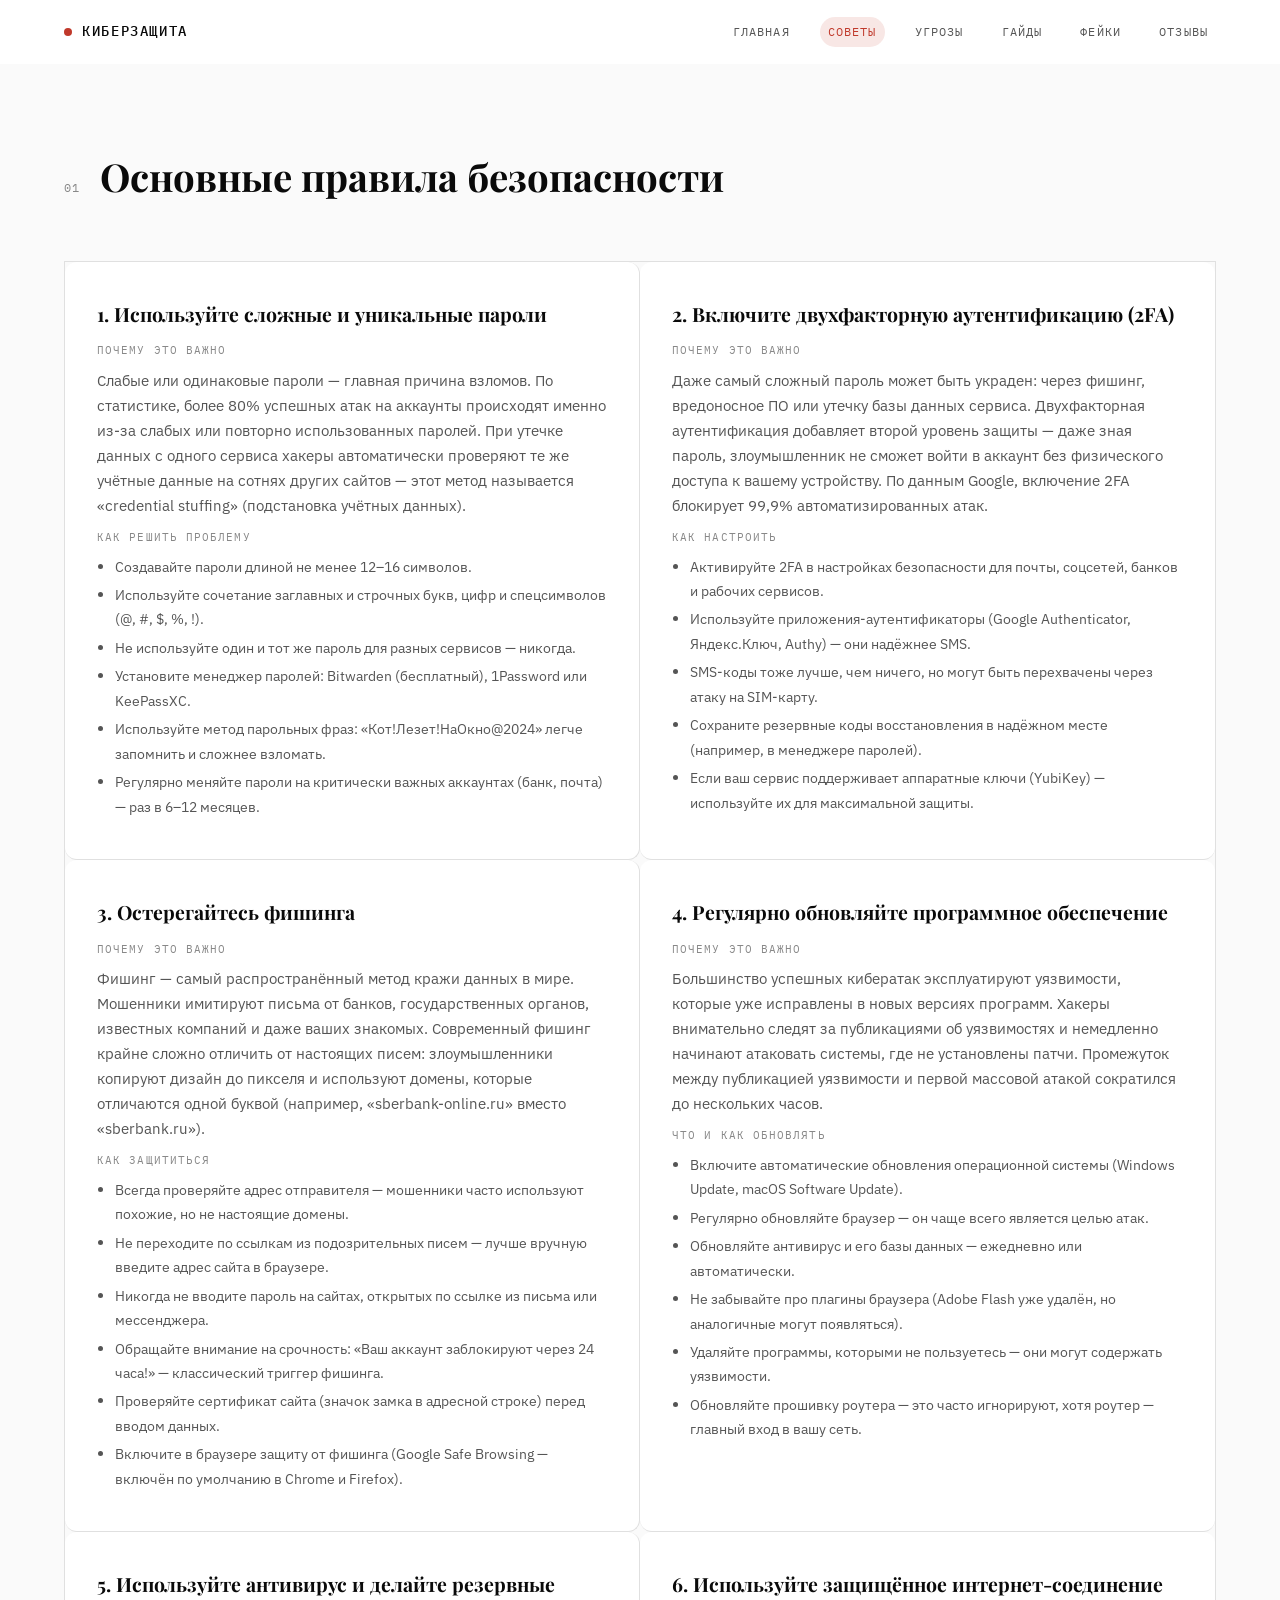
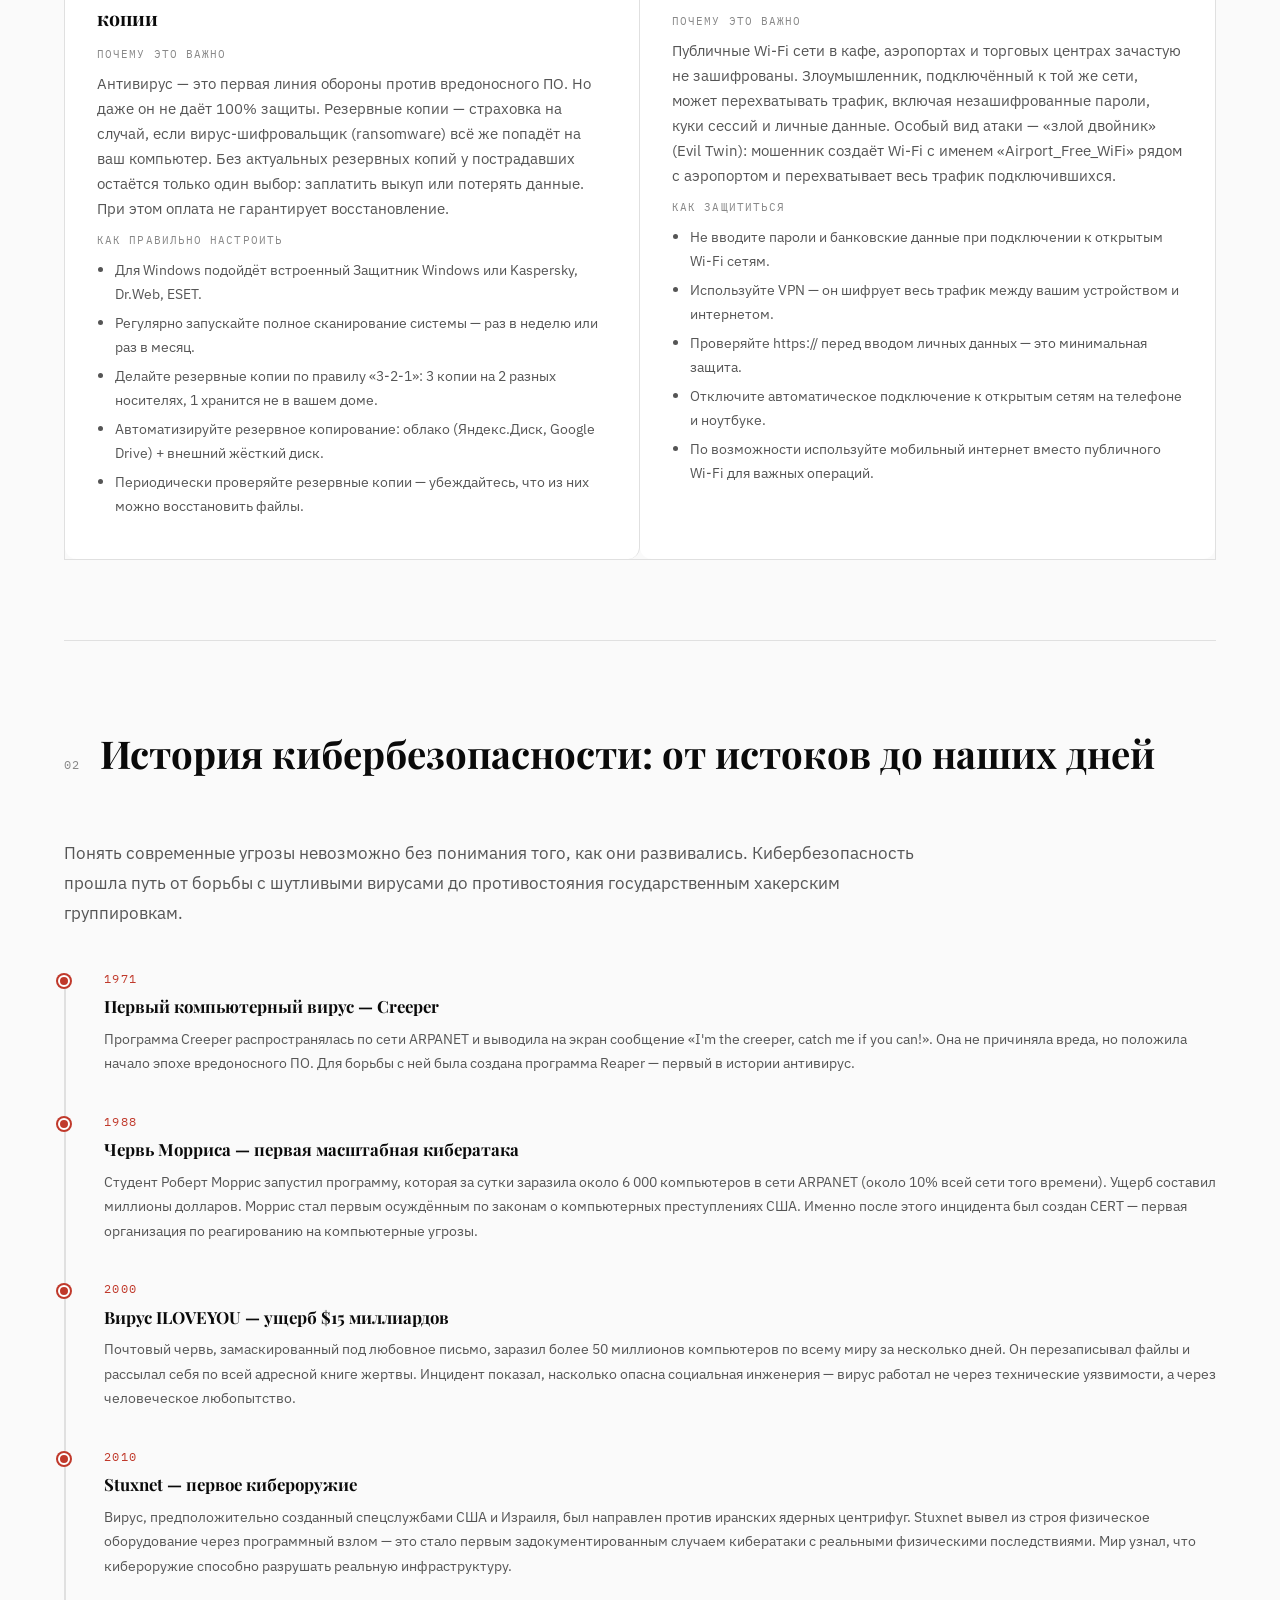
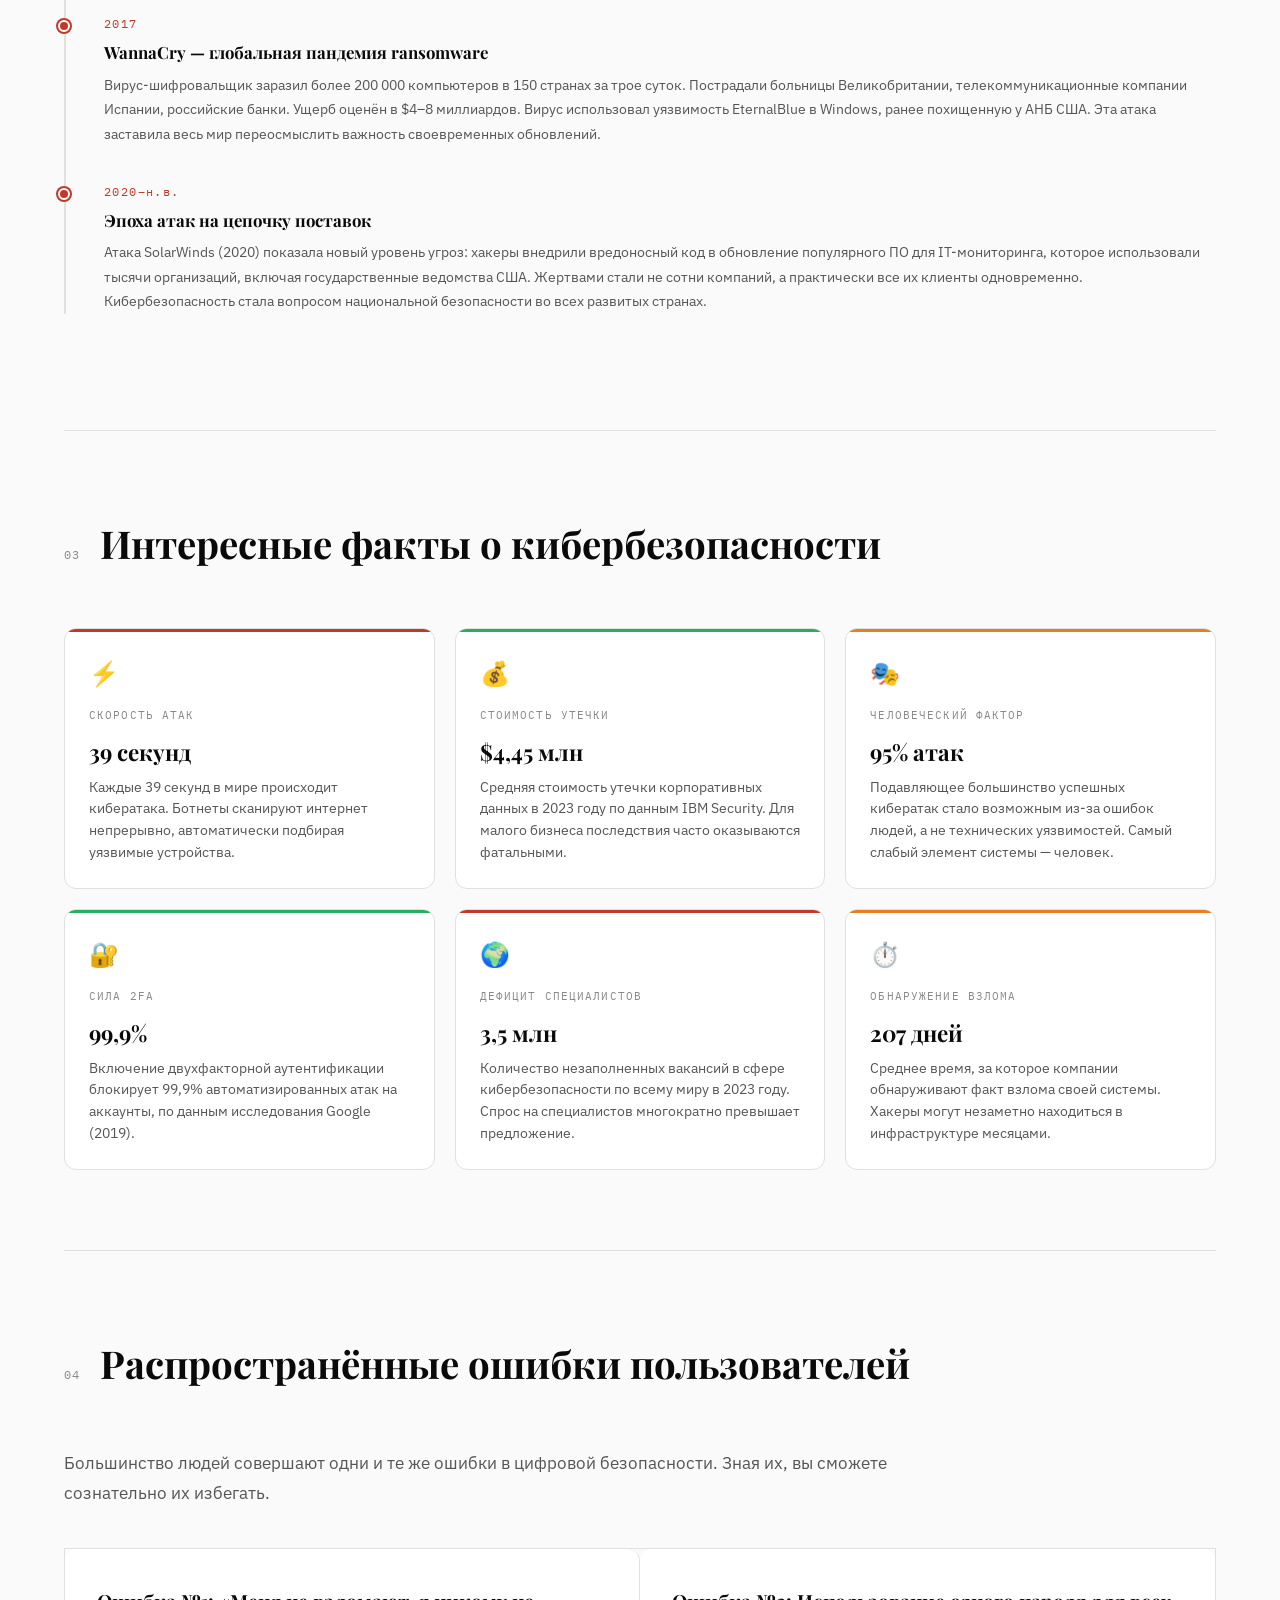
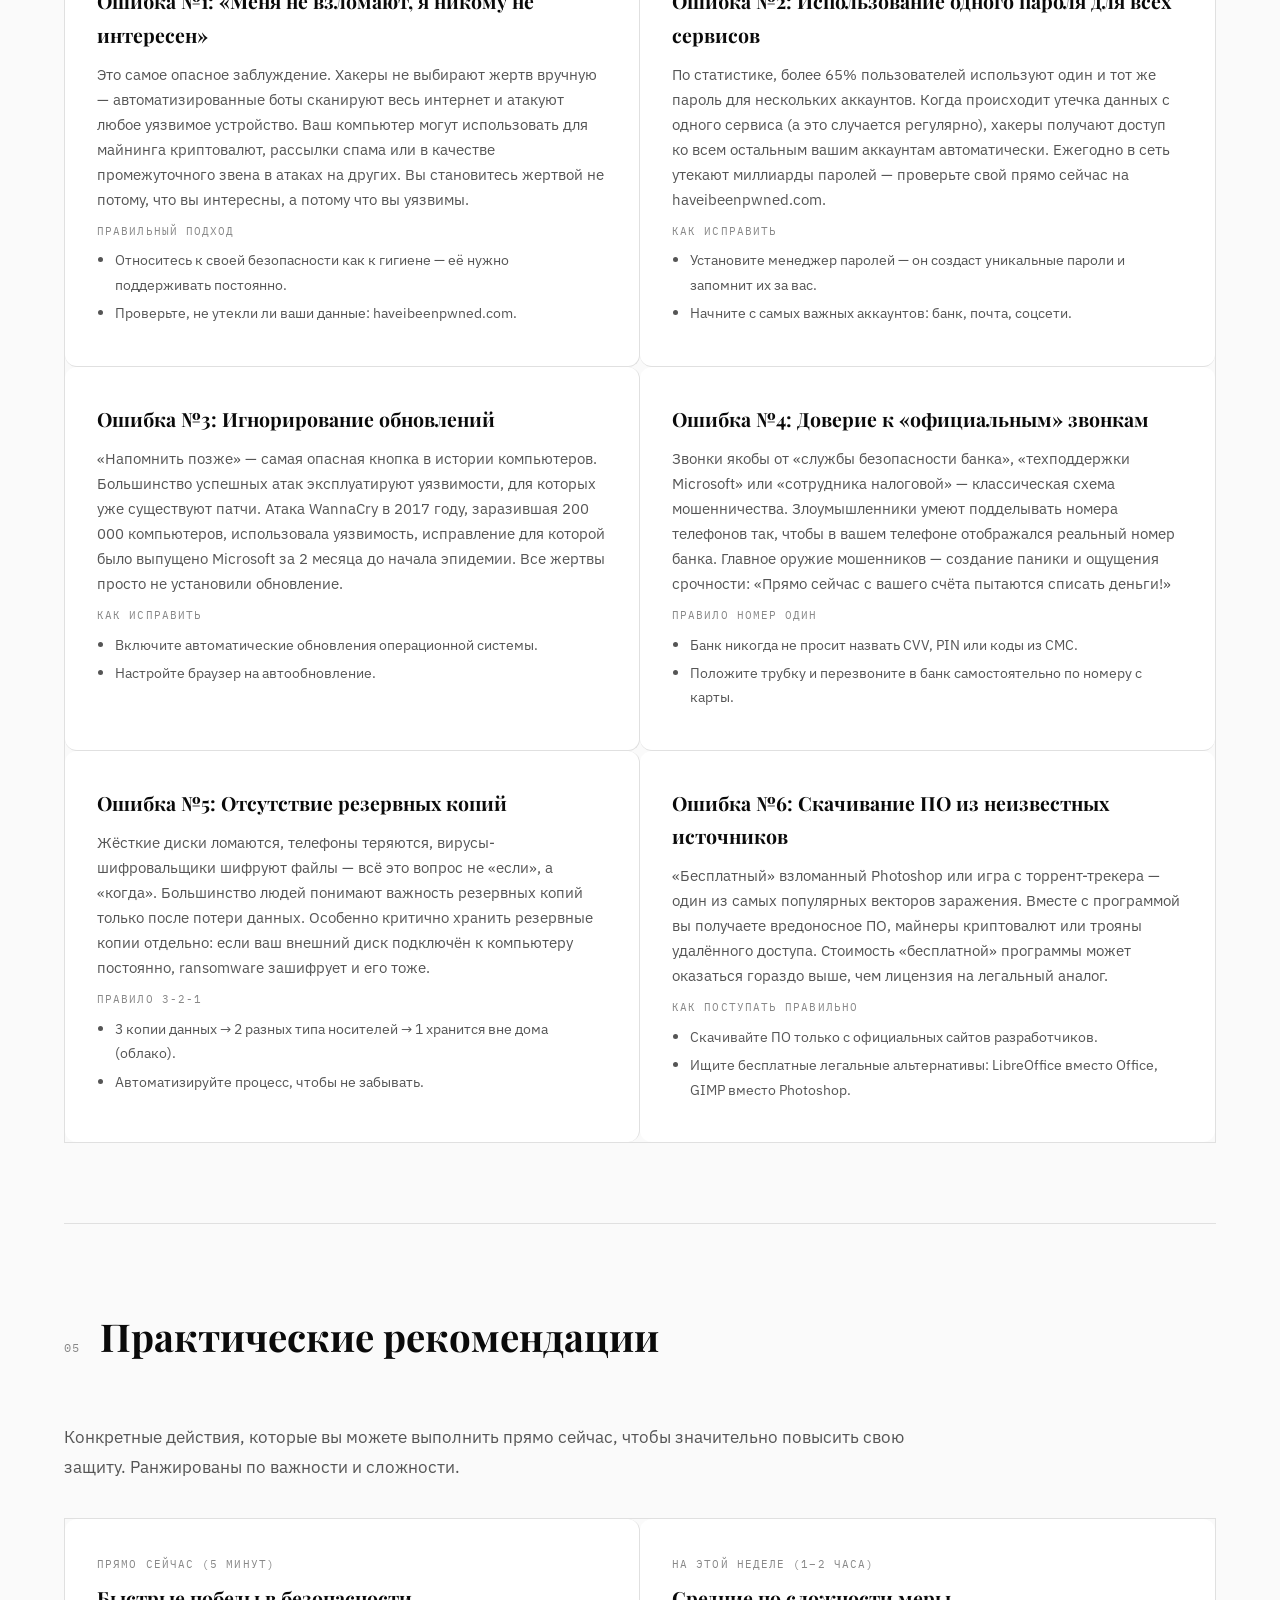
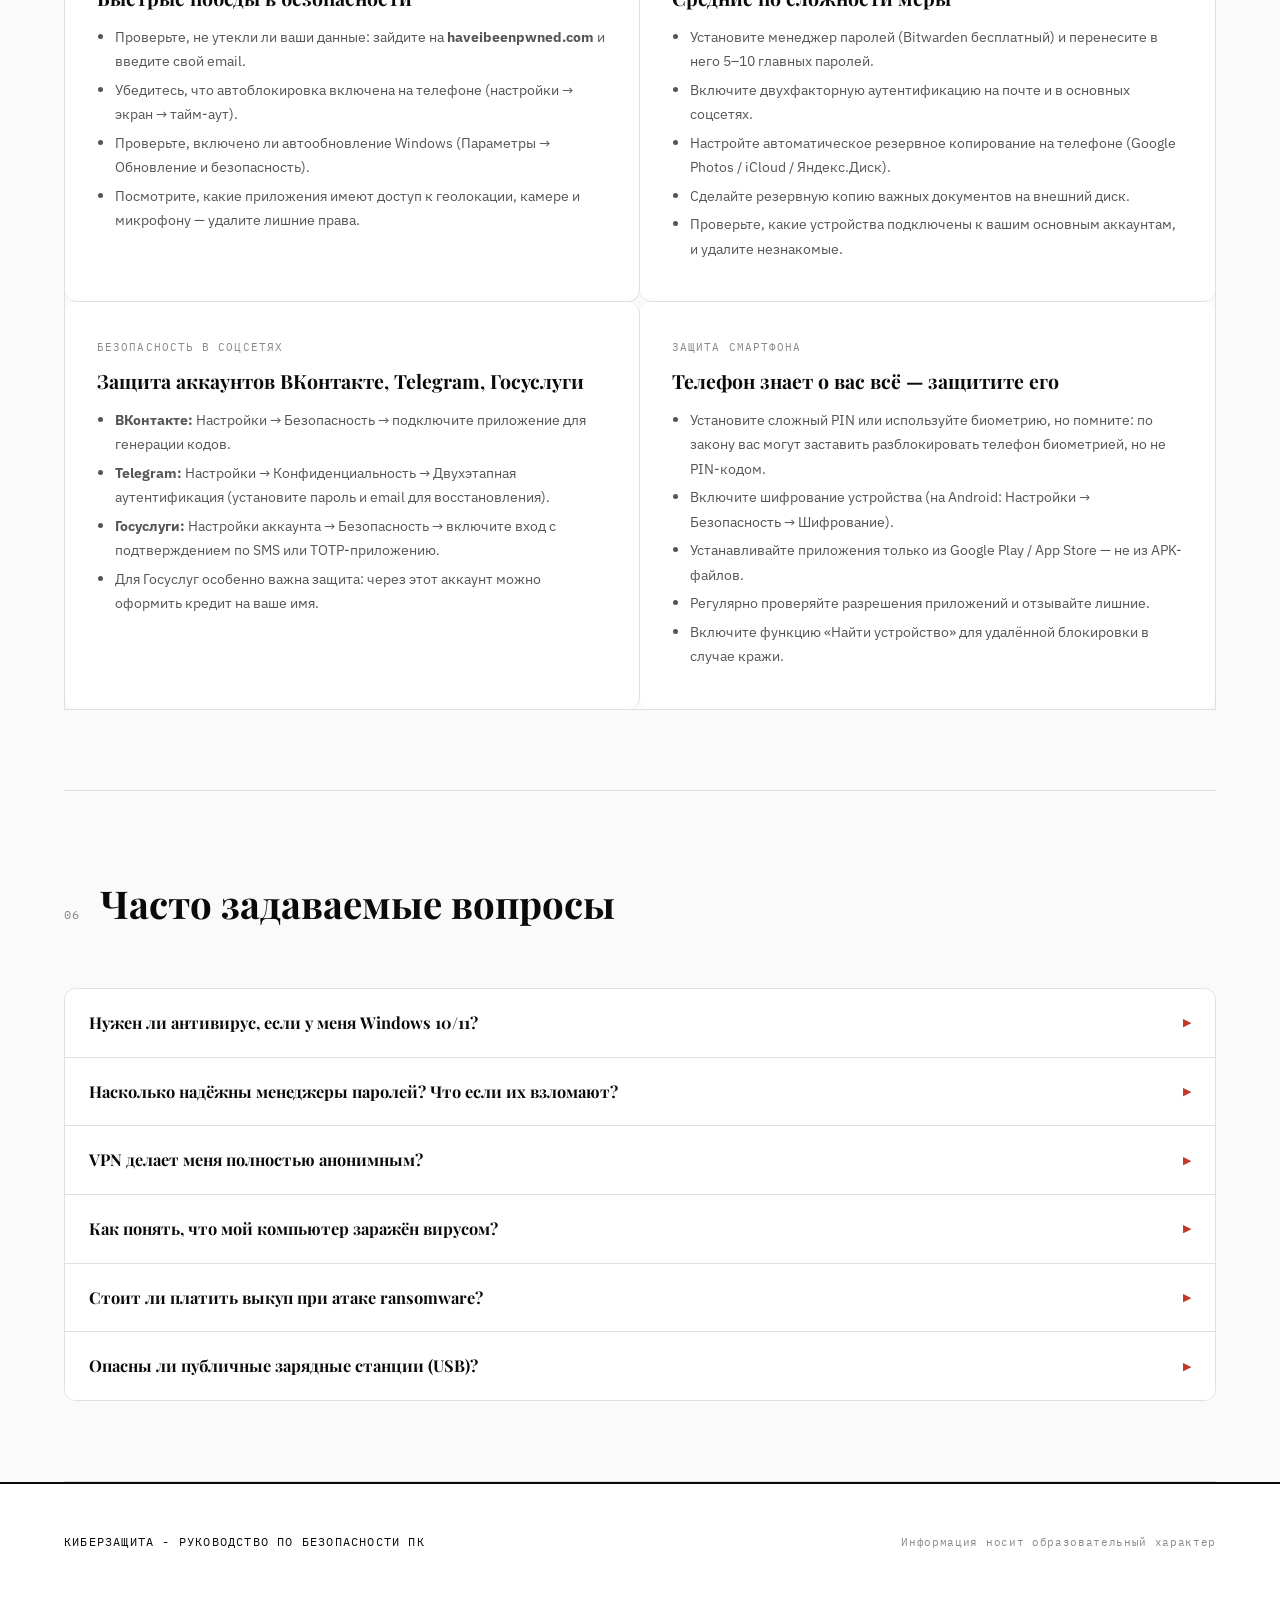
<file: recommendations.html>
<!DOCTYPE html>
<html lang="ru">
<head>
  <meta charset="UTF-8">
  <meta name="viewport" content="width=device-width, initial-scale=1.0">
  <title>КиберЗащита - Советы</title>
  <link href="https://fonts.googleapis.com/css2?family=Playfair+Display:wght@400;700;900&family=IBM+Plex+Mono:wght@300;400;500&family=IBM+Plex+Sans:wght@300;400;500&display=swap" rel="stylesheet">
  <link rel="stylesheet" href="styles.css">
</head>
<body>
  <header>
    <a class="logo" href="index.html"><span class="logo-dot"></span>КиберЗащита</a>
    <nav>
      <a class="nav-btn" href="index.html">Главная</a>
      <a class="nav-btn active" href="recommendations.html">Советы</a>
      <a class="nav-btn" href="threats.html">Угрозы</a>
      <a class="nav-btn" href="Gide.html">Гайды</a>
      <a class="nav-btn" href="myths.html">Фейки</a>
      <a class="nav-btn" href="Otzivi.html">Отзывы</a>
    </nav>
  </header>

  <div class="container">
    <main>

      <section>
        <div class="section-header">
          <span class="section-num">01</span>
          <h2>Основные правила безопасности</h2>
        </div>

        <div class="tips-grid">
          <article class="tip-card">
            <div class="tip-title">1. Используйте сложные и уникальные пароли</div>
            <div class="tip-label">Почему это важно</div>
            <p class="tip-text">Слабые или одинаковые пароли — главная причина взломов. По статистике, более 80% успешных атак на аккаунты происходят именно из-за слабых или повторно использованных паролей. При утечке данных с одного сервиса хакеры автоматически проверяют те же учётные данные на сотнях других сайтов — этот метод называется «credential stuffing» (подстановка учётных данных).</p>
            <div class="tip-label">Как решить проблему</div>
            <ul class="tip-list">
              <li>Создавайте пароли длиной не менее 12–16 символов.</li>
              <li>Используйте сочетание заглавных и строчных букв, цифр и спецсимволов (@, #, $, %, !).</li>
              <li>Не используйте один и тот же пароль для разных сервисов — никогда.</li>
              <li>Установите менеджер паролей: Bitwarden (бесплатный), 1Password или KeePassXC.</li>
              <li>Используйте метод парольных фраз: «Кот!Лезет!НаОкно@2024» легче запомнить и сложнее взломать.</li>
              <li>Регулярно меняйте пароли на критически важных аккаунтах (банк, почта) — раз в 6–12 месяцев.</li>
            </ul>
          </article>

          <article class="tip-card">
            <div class="tip-title">2. Включите двухфакторную аутентификацию (2FA)</div>
            <div class="tip-label">Почему это важно</div>
            <p class="tip-text">Даже самый сложный пароль может быть украден: через фишинг, вредоносное ПО или утечку базы данных сервиса. Двухфакторная аутентификация добавляет второй уровень защиты — даже зная пароль, злоумышленник не сможет войти в аккаунт без физического доступа к вашему устройству. По данным Google, включение 2FA блокирует 99,9% автоматизированных атак.</p>
            <div class="tip-label">Как настроить</div>
            <ul class="tip-list">
              <li>Активируйте 2FA в настройках безопасности для почты, соцсетей, банков и рабочих сервисов.</li>
              <li>Используйте приложения-аутентификаторы (Google Authenticator, Яндекс.Ключ, Authy) — они надёжнее SMS.</li>
              <li>SMS-коды тоже лучше, чем ничего, но могут быть перехвачены через атаку на SIM-карту.</li>
              <li>Сохраните резервные коды восстановления в надёжном месте (например, в менеджере паролей).</li>
              <li>Если ваш сервис поддерживает аппаратные ключи (YubiKey) — используйте их для максимальной защиты.</li>
            </ul>
          </article>

          <article class="tip-card">
            <div class="tip-title">3. Остерегайтесь фишинга</div>
            <div class="tip-label">Почему это важно</div>
            <p class="tip-text">Фишинг — самый распространённый метод кражи данных в мире. Мошенники имитируют письма от банков, государственных органов, известных компаний и даже ваших знакомых. Современный фишинг крайне сложно отличить от настоящих писем: злоумышленники копируют дизайн до пикселя и используют домены, которые отличаются одной буквой (например, «sberbank-online.ru» вместо «sberbank.ru»).</p>
            <div class="tip-label">Как защититься</div>
            <ul class="tip-list">
              <li>Всегда проверяйте адрес отправителя — мошенники часто используют похожие, но не настоящие домены.</li>
              <li>Не переходите по ссылкам из подозрительных писем — лучше вручную введите адрес сайта в браузере.</li>
              <li>Никогда не вводите пароль на сайтах, открытых по ссылке из письма или мессенджера.</li>
              <li>Обращайте внимание на срочность: «Ваш аккаунт заблокируют через 24 часа!» — классический триггер фишинга.</li>
              <li>Проверяйте сертификат сайта (значок замка в адресной строке) перед вводом данных.</li>
              <li>Включите в браузере защиту от фишинга (Google Safe Browsing — включён по умолчанию в Chrome и Firefox).</li>
            </ul>
          </article>

          <article class="tip-card">
            <div class="tip-title">4. Регулярно обновляйте программное обеспечение</div>
            <div class="tip-label">Почему это важно</div>
            <p class="tip-text">Большинство успешных кибератак эксплуатируют уязвимости, которые уже исправлены в новых версиях программ. Хакеры внимательно следят за публикациями об уязвимостях и немедленно начинают атаковать системы, где не установлены патчи. Промежуток между публикацией уязвимости и первой массовой атакой сократился до нескольких часов.</p>
            <div class="tip-label">Что и как обновлять</div>
            <ul class="tip-list">
              <li>Включите автоматические обновления операционной системы (Windows Update, macOS Software Update).</li>
              <li>Регулярно обновляйте браузер — он чаще всего является целью атак.</li>
              <li>Обновляйте антивирус и его базы данных — ежедневно или автоматически.</li>
              <li>Не забывайте про плагины браузера (Adobe Flash уже удалён, но аналогичные могут появляться).</li>
              <li>Удаляйте программы, которыми не пользуетесь — они могут содержать уязвимости.</li>
              <li>Обновляйте прошивку роутера — это часто игнорируют, хотя роутер — главный вход в вашу сеть.</li>
            </ul>
          </article>

          <article class="tip-card">
            <div class="tip-title">5. Используйте антивирус и делайте резервные копии</div>
            <div class="tip-label">Почему это важно</div>
            <p class="tip-text">Антивирус — это первая линия обороны против вредоносного ПО. Но даже он не даёт 100% защиты. Резервные копии — страховка на случай, если вирус-шифровальщик (ransomware) всё же попадёт на ваш компьютер. Без актуальных резервных копий у пострадавших остаётся только один выбор: заплатить выкуп или потерять данные. При этом оплата не гарантирует восстановление.</p>
            <div class="tip-label">Как правильно настроить</div>
            <ul class="tip-list">
              <li>Для Windows подойдёт встроенный Защитник Windows или Kaspersky, Dr.Web, ESET.</li>
              <li>Регулярно запускайте полное сканирование системы — раз в неделю или раз в месяц.</li>
              <li>Делайте резервные копии по правилу «3-2-1»: 3 копии на 2 разных носителях, 1 хранится не в вашем доме.</li>
              <li>Автоматизируйте резервное копирование: облако (Яндекс.Диск, Google Drive) + внешний жёсткий диск.</li>
              <li>Периодически проверяйте резервные копии — убеждайтесь, что из них можно восстановить файлы.</li>
            </ul>
          </article>

          <article class="tip-card">
            <div class="tip-title">6. Используйте защищённое интернет-соединение</div>
            <div class="tip-label">Почему это важно</div>
            <p class="tip-text">Публичные Wi-Fi сети в кафе, аэропортах и торговых центрах зачастую не зашифрованы. Злоумышленник, подключённый к той же сети, может перехватывать трафик, включая незашифрованные пароли, куки сессий и личные данные. Особый вид атаки — «злой двойник» (Evil Twin): мошенник создаёт Wi-Fi с именем «Airport_Free_WiFi» рядом с аэропортом и перехватывает весь трафик подключившихся.</p>
            <div class="tip-label">Как защититься</div>
            <ul class="tip-list">
              <li>Не вводите пароли и банковские данные при подключении к открытым Wi-Fi сетям.</li>
              <li>Используйте VPN — он шифрует весь трафик между вашим устройством и интернетом.</li>
              <li>Проверяйте https:// перед вводом личных данных — это минимальная защита.</li>
              <li>Отключите автоматическое подключение к открытым сетям на телефоне и ноутбуке.</li>
              <li>По возможности используйте мобильный интернет вместо публичного Wi-Fi для важных операций.</li>
            </ul>
          </article>
        </div>
      </section>

      <section>
        <div class="section-header">
          <span class="section-num">02</span>
          <h2>История кибербезопасности: от истоков до наших дней</h2>
        </div>

        <p class="hero-body" style="max-width: 860px; margin-bottom: 40px;">Понять современные угрозы невозможно без понимания того, как они развивались. Кибербезопасность прошла путь от борьбы с шутливыми вирусами до противостояния государственным хакерским группировкам.</p>

        <div class="timeline">
          <div class="timeline-item">
            <div class="timeline-year">1971</div>
            <div class="timeline-title">Первый компьютерный вирус — Creeper</div>
            <div class="timeline-text">Программа Creeper распространялась по сети ARPANET и выводила на экран сообщение «I'm the creeper, catch me if you can!». Она не причиняла вреда, но положила начало эпохе вредоносного ПО. Для борьбы с ней была создана программа Reaper — первый в истории антивирус.</div>
          </div>
          <div class="timeline-item">
            <div class="timeline-year">1988</div>
            <div class="timeline-title">Червь Морриса — первая масштабная кибератака</div>
            <div class="timeline-text">Студент Роберт Моррис запустил программу, которая за сутки заразила около 6 000 компьютеров в сети ARPANET (около 10% всей сети того времени). Ущерб составил миллионы долларов. Моррис стал первым осуждённым по законам о компьютерных преступлениях США. Именно после этого инцидента был создан CERT — первая организация по реагированию на компьютерные угрозы.</div>
          </div>
          <div class="timeline-item">
            <div class="timeline-year">2000</div>
            <div class="timeline-title">Вирус ILOVEYOU — ущерб $15 миллиардов</div>
            <div class="timeline-text">Почтовый червь, замаскированный под любовное письмо, заразил более 50 миллионов компьютеров по всему миру за несколько дней. Он перезаписывал файлы и рассылал себя по всей адресной книге жертвы. Инцидент показал, насколько опасна социальная инженерия — вирус работал не через технические уязвимости, а через человеческое любопытство.</div>
          </div>
          <div class="timeline-item">
            <div class="timeline-year">2010</div>
            <div class="timeline-title">Stuxnet — первое кибероружие</div>
            <div class="timeline-text">Вирус, предположительно созданный спецслужбами США и Израиля, был направлен против иранских ядерных центрифуг. Stuxnet вывел из строя физическое оборудование через программный взлом — это стало первым задокументированным случаем кибератаки с реальными физическими последствиями. Мир узнал, что кибероружие способно разрушать реальную инфраструктуру.</div>
          </div>
          <div class="timeline-item">
            <div class="timeline-year">2017</div>
            <div class="timeline-title">WannaCry — глобальная пандемия ransomware</div>
            <div class="timeline-text">Вирус-шифровальщик заразил более 200 000 компьютеров в 150 странах за трое суток. Пострадали больницы Великобритании, телекоммуникационные компании Испании, российские банки. Ущерб оценён в $4–8 миллиардов. Вирус использовал уязвимость EternalBlue в Windows, ранее похищенную у АНБ США. Эта атака заставила весь мир переосмыслить важность своевременных обновлений.</div>
          </div>
          <div class="timeline-item">
            <div class="timeline-year">2020–н.в.</div>
            <div class="timeline-title">Эпоха атак на цепочку поставок</div>
            <div class="timeline-text">Атака SolarWinds (2020) показала новый уровень угроз: хакеры внедрили вредоносный код в обновление популярного ПО для IT-мониторинга, которое использовали тысячи организаций, включая государственные ведомства США. Жертвами стали не сотни компаний, а практически все их клиенты одновременно. Кибербезопасность стала вопросом национальной безопасности во всех развитых странах.</div>
          </div>
        </div>
      </section>

      <section>
        <div class="section-header">
          <span class="section-num">03</span>
          <h2>Интересные факты о кибербезопасности</h2>
        </div>

        <div class="facts-grid">
          <div class="fact-card accent">
            <div class="fact-icon">⚡</div>
            <div class="fact-title">Скорость атак</div>
            <div class="fact-value">39 секунд</div>
            <div class="fact-desc">Каждые 39 секунд в мире происходит кибератака. Ботнеты сканируют интернет непрерывно, автоматически подбирая уязвимые устройства.</div>
          </div>
          <div class="fact-card">
            <div class="fact-icon">💰</div>
            <div class="fact-title">Стоимость утечки</div>
            <div class="fact-value">$4,45 млн</div>
            <div class="fact-desc">Средняя стоимость утечки корпоративных данных в 2023 году по данным IBM Security. Для малого бизнеса последствия часто оказываются фатальными.</div>
          </div>
          <div class="fact-card orange">
            <div class="fact-icon">🎭</div>
            <div class="fact-title">Человеческий фактор</div>
            <div class="fact-value">95% атак</div>
            <div class="fact-desc">Подавляющее большинство успешных кибератак стало возможным из-за ошибок людей, а не технических уязвимостей. Самый слабый элемент системы — человек.</div>
          </div>
          <div class="fact-card">
            <div class="fact-icon">🔐</div>
            <div class="fact-title">Сила 2FA</div>
            <div class="fact-value">99,9%</div>
            <div class="fact-desc">Включение двухфакторной аутентификации блокирует 99,9% автоматизированных атак на аккаунты, по данным исследования Google (2019).</div>
          </div>
          <div class="fact-card accent">
            <div class="fact-icon">🌍</div>
            <div class="fact-title">Дефицит специалистов</div>
            <div class="fact-value">3,5 млн</div>
            <div class="fact-desc">Количество незаполненных вакансий в сфере кибербезопасности по всему миру в 2023 году. Спрос на специалистов многократно превышает предложение.</div>
          </div>
          <div class="fact-card orange">
            <div class="fact-icon">⏱️</div>
            <div class="fact-title">Обнаружение взлома</div>
            <div class="fact-value">207 дней</div>
            <div class="fact-desc">Среднее время, за которое компании обнаруживают факт взлома своей системы. Хакеры могут незаметно находиться в инфраструктуре месяцами.</div>
          </div>
        </div>
      </section>

      <section>
        <div class="section-header">
          <span class="section-num">04</span>
          <h2>Распространённые ошибки пользователей</h2>
        </div>

        <p class="hero-body" style="max-width: 860px; margin-bottom: 40px;">Большинство людей совершают одни и те же ошибки в цифровой безопасности. Зная их, вы сможете сознательно их избегать.</p>

        <div class="tips-grid">
          <article class="tip-card">
            <div class="tip-title">Ошибка №1: «Меня не взломают, я никому не интересен»</div>
            <p class="tip-text">Это самое опасное заблуждение. Хакеры не выбирают жертв вручную — автоматизированные боты сканируют весь интернет и атакуют любое уязвимое устройство. Ваш компьютер могут использовать для майнинга криптовалют, рассылки спама или в качестве промежуточного звена в атаках на других. Вы становитесь жертвой не потому, что вы интересны, а потому что вы уязвимы.</p>
            <div class="tip-label">Правильный подход</div>
            <ul class="tip-list">
              <li>Относитесь к своей безопасности как к гигиене — её нужно поддерживать постоянно.</li>
              <li>Проверьте, не утекли ли ваши данные: haveibeenpwned.com.</li>
            </ul>
          </article>

          <article class="tip-card">
            <div class="tip-title">Ошибка №2: Использование одного пароля для всех сервисов</div>
            <p class="tip-text">По статистике, более 65% пользователей используют один и тот же пароль для нескольких аккаунтов. Когда происходит утечка данных с одного сервиса (а это случается регулярно), хакеры получают доступ ко всем остальным вашим аккаунтам автоматически. Ежегодно в сеть утекают миллиарды паролей — проверьте свой прямо сейчас на haveibeenpwned.com.</p>
            <div class="tip-label">Как исправить</div>
            <ul class="tip-list">
              <li>Установите менеджер паролей — он создаст уникальные пароли и запомнит их за вас.</li>
              <li>Начните с самых важных аккаунтов: банк, почта, соцсети.</li>
            </ul>
          </article>

          <article class="tip-card">
            <div class="tip-title">Ошибка №3: Игнорирование обновлений</div>
            <p class="tip-text">«Напомнить позже» — самая опасная кнопка в истории компьютеров. Большинство успешных атак эксплуатируют уязвимости, для которых уже существуют патчи. Атака WannaCry в 2017 году, заразившая 200 000 компьютеров, использовала уязвимость, исправление для которой было выпущено Microsoft за 2 месяца до начала эпидемии. Все жертвы просто не установили обновление.</p>
            <div class="tip-label">Как исправить</div>
            <ul class="tip-list">
              <li>Включите автоматические обновления операционной системы.</li>
              <li>Настройте браузер на автообновление.</li>
            </ul>
          </article>

          <article class="tip-card">
            <div class="tip-title">Ошибка №4: Доверие к «официальным» звонкам</div>
            <p class="tip-text">Звонки якобы от «службы безопасности банка», «техподдержки Microsoft» или «сотрудника налоговой» — классическая схема мошенничества. Злоумышленники умеют подделывать номера телефонов так, чтобы в вашем телефоне отображался реальный номер банка. Главное оружие мошенников — создание паники и ощущения срочности: «Прямо сейчас с вашего счёта пытаются списать деньги!»</p>
            <div class="tip-label">Правило номер один</div>
            <ul class="tip-list">
              <li>Банк никогда не просит назвать CVV, PIN или коды из СМС.</li>
              <li>Положите трубку и перезвоните в банк самостоятельно по номеру с карты.</li>
            </ul>
          </article>

          <article class="tip-card">
            <div class="tip-title">Ошибка №5: Отсутствие резервных копий</div>
            <p class="tip-text">Жёсткие диски ломаются, телефоны теряются, вирусы-шифровальщики шифруют файлы — всё это вопрос не «если», а «когда». Большинство людей понимают важность резервных копий только после потери данных. Особенно критично хранить резервные копии отдельно: если ваш внешний диск подключён к компьютеру постоянно, ransomware зашифрует и его тоже.</p>
            <div class="tip-label">Правило 3-2-1</div>
            <ul class="tip-list">
              <li>3 копии данных → 2 разных типа носителей → 1 хранится вне дома (облако).</li>
              <li>Автоматизируйте процесс, чтобы не забывать.</li>
            </ul>
          </article>

          <article class="tip-card">
            <div class="tip-title">Ошибка №6: Скачивание ПО из неизвестных источников</div>
            <p class="tip-text">«Бесплатный» взломанный Photoshop или игра с торрент-трекера — один из самых популярных векторов заражения. Вместе с программой вы получаете вредоносное ПО, майнеры криптовалют или трояны удалённого доступа. Стоимость «бесплатной» программы может оказаться гораздо выше, чем лицензия на легальный аналог.</p>
            <div class="tip-label">Как поступать правильно</div>
            <ul class="tip-list">
              <li>Скачивайте ПО только с официальных сайтов разработчиков.</li>
              <li>Ищите бесплатные легальные альтернативы: LibreOffice вместо Office, GIMP вместо Photoshop.</li>
            </ul>
          </article>
        </div>
      </section>

      <section>
        <div class="section-header">
          <span class="section-num">05</span>
          <h2>Практические рекомендации</h2>
        </div>

        <p class="hero-body" style="max-width: 860px; margin-bottom: 36px;">Конкретные действия, которые вы можете выполнить прямо сейчас, чтобы значительно повысить свою защиту. Ранжированы по важности и сложности.</p>

        <div class="tips-grid">
          <article class="tip-card">
            <div class="tip-label">Прямо сейчас (5 минут)</div>
            <div class="tip-title">Быстрые победы в безопасности</div>
            <ul class="tip-list">
              <li>Проверьте, не утекли ли ваши данные: зайдите на <strong>haveibeenpwned.com</strong> и введите свой email.</li>
              <li>Убедитесь, что автоблокировка включена на телефоне (настройки → экран → тайм-аут).</li>
              <li>Проверьте, включено ли автообновление Windows (Параметры → Обновление и безопасность).</li>
              <li>Посмотрите, какие приложения имеют доступ к геолокации, камере и микрофону — удалите лишние права.</li>
            </ul>
          </article>

          <article class="tip-card">
            <div class="tip-label">На этой неделе (1–2 часа)</div>
            <div class="tip-title">Средние по сложности меры</div>
            <ul class="tip-list">
              <li>Установите менеджер паролей (Bitwarden бесплатный) и перенесите в него 5–10 главных паролей.</li>
              <li>Включите двухфакторную аутентификацию на почте и в основных соцсетях.</li>
              <li>Настройте автоматическое резервное копирование на телефоне (Google Photos / iCloud / Яндекс.Диск).</li>
              <li>Сделайте резервную копию важных документов на внешний диск.</li>
              <li>Проверьте, какие устройства подключены к вашим основным аккаунтам, и удалите незнакомые.</li>
            </ul>
          </article>

          <article class="tip-card">
            <div class="tip-label">Безопасность в соцсетях</div>
            <div class="tip-title">Защита аккаунтов ВКонтакте, Telegram, Госуслуги</div>
            <ul class="tip-list">
              <li><strong>ВКонтакте:</strong> Настройки → Безопасность → подключите приложение для генерации кодов.</li>
              <li><strong>Telegram:</strong> Настройки → Конфиденциальность → Двухэтапная аутентификация (установите пароль и email для восстановления).</li>
              <li><strong>Госуслуги:</strong> Настройки аккаунта → Безопасность → включите вход с подтверждением по SMS или TOTP-приложению.</li>
              <li>Для Госуслуг особенно важна защита: через этот аккаунт можно оформить кредит на ваше имя.</li>
            </ul>
          </article>

          <article class="tip-card">
            <div class="tip-label">Защита смартфона</div>
            <div class="tip-title">Телефон знает о вас всё — защитите его</div>
            <ul class="tip-list">
              <li>Установите сложный PIN или используйте биометрию, но помните: по закону вас могут заставить разблокировать телефон биометрией, но не PIN-кодом.</li>
              <li>Включите шифрование устройства (на Android: Настройки → Безопасность → Шифрование).</li>
              <li>Устанавливайте приложения только из Google Play / App Store — не из APK-файлов.</li>
              <li>Регулярно проверяйте разрешения приложений и отзывайте лишние.</li>
              <li>Включите функцию «Найти устройство» для удалённой блокировки в случае кражи.</li>
            </ul>
          </article>
        </div>
      </section>

      <section>
        <div class="section-header">
          <span class="section-num">06</span>
          <h2>Часто задаваемые вопросы</h2>
        </div>

        <div class="faq-list">
          <div class="faq-item">
            <div class="faq-question" onclick="toggleFaq(this)">
              <span class="faq-q-text">Нужен ли антивирус, если у меня Windows 10/11?</span>
              <span class="faq-arrow">▶</span>
            </div>
            <div class="faq-answer">
              <p>Windows 10 и 11 поставляются со встроенным «Защитником Windows» (Windows Defender), который является вполне достойным антивирусом для большинства пользователей. В независимых тестах он стабильно набирает высокие оценки и не уступает многим платным решениям.</p>
              <p>Дополнительный антивирус имеет смысл, если вы:</p>
              <ul>
                <li>Часто скачиваете файлы из интернета и открываете вложения в письмах.</li>
                <li>Посещаете сайты сомнительного содержания.</li>
                <li>Хотите получить дополнительные функции: VPN, менеджер паролей, защита веб-камеры.</li>
              </ul>
              <p>Главное — не устанавливайте два антивируса одновременно. Они конфликтуют между собой и снижают производительность системы.</p>
            </div>
          </div>

          <div class="faq-item">
            <div class="faq-question" onclick="toggleFaq(this)">
              <span class="faq-q-text">Насколько надёжны менеджеры паролей? Что если их взломают?</span>
              <span class="faq-arrow">▶</span>
            </div>
            <div class="faq-answer">
              <p>Менеджеры паролей хранят все ваши пароли в зашифрованном виде — даже сотрудники компании-разработчика не могут получить к ним доступ. Шифрование происходит на вашем устройстве до отправки данных в облако.</p>
              <p>В 2022 году компания LastPass действительно подверглась взлому, однако злоумышленники получили лишь зашифрованные хранилища, которые без мастер-пароля пользователей бесполезны. Пользователи с сильными мастер-паролями не пострадали.</p>
              <p>Риск использования менеджера паролей значительно меньше, чем риск использования одного слабого пароля для всех сервисов. Рекомендуем Bitwarden (open-source, бесплатный) или KeePassXC (полностью локальное хранение).</p>
            </div>
          </div>

          <div class="faq-item">
            <div class="faq-question" onclick="toggleFaq(this)">
              <span class="faq-q-text">VPN делает меня полностью анонимным?</span>
              <span class="faq-arrow">▶</span>
            </div>
            <div class="faq-answer">
              <p>Нет. VPN скрывает ваш трафик от провайдера и защищает данные в публичных Wi-Fi сетях, но не делает вас анонимным.</p>
              <p>VPN не защищает от: cookies и трекеров в браузере, снятия браузерного отпечатка (fingerprinting), вирусов и фишинга, слежки самого VPN-провайдера. Кроме того, если вы залогинены в Google или ВКонтакте, они отлично знают, кто вы, независимо от VPN.</p>
              <p>Для реальной анонимности существуют другие инструменты (Tor Browser), но они существенно снижают скорость соединения. VPN же — отличное решение для защиты приватности в повседневном использовании.</p>
            </div>
          </div>

          <div class="faq-item">
            <div class="faq-question" onclick="toggleFaq(this)">
              <span class="faq-q-text">Как понять, что мой компьютер заражён вирусом?</span>
              <span class="faq-arrow">▶</span>
            </div>
            <div class="faq-answer">
              <p>Вот основные признаки заражения, на которые стоит обратить внимание:</p>
              <ul>
                <li>Компьютер заметно замедлился без видимых причин — процессор и диск загружены, хотя вы ничего не запускали.</li>
                <li>Появляются всплывающие окна с рекламой, в том числе на рабочем столе.</li>
                <li>Браузер сам перенаправляет вас на незнакомые сайты или изменилась стартовая страница.</li>
                <li>Антивирус или другие программы безопасности отключились и не запускаются.</li>
                <li>Файлы изменили расширение (например, документ.docx стал документ.locked) — признак ransomware.</li>
                <li>Необычная сетевая активность: трафик есть, но вы ничего не скачиваете.</li>
              </ul>
              <p>При подозрении на заражение: отключите интернет, запустите антивирусную проверку в безопасном режиме. При признаках ransomware — немедленно прочитайте наш гайд в разделе «Гайды».</p>
            </div>
          </div>

          <div class="faq-item">
            <div class="faq-question" onclick="toggleFaq(this)">
              <span class="faq-q-text">Стоит ли платить выкуп при атаке ransomware?</span>
              <span class="faq-arrow">▶</span>
            </div>
            <div class="faq-answer">
              <p>Специалисты по кибербезопасности и правоохранительные органы рекомендуют не платить — и на это есть веские причины.</p>
              <p>Во-первых, оплата не гарантирует расшифровку: около 40% пострадавших, заплативших выкуп, так и не получили ключ. Во-вторых, выплата показывает хакерам, что метод работает — они могут атаковать вас снова или поделиться информацией о «платёжеспособной жертве» с другими группировками.</p>
              <p>Что стоит сделать вместо этого:</p>
              <ul>
                <li>Обратитесь на сайт <strong>nomoreransom.org</strong> — там хранятся ключи дешифровки для многих известных семейств ransomware.</li>
                <li>Восстановитесь из резервных копий, если они есть.</li>
                <li>Подайте заявление в полицию — это важно для статистики и возможного расследования.</li>
              </ul>
            </div>
          </div>

          <div class="faq-item">
            <div class="faq-question" onclick="toggleFaq(this)">
              <span class="faq-q-text">Опасны ли публичные зарядные станции (USB)?</span>
              <span class="faq-arrow">▶</span>
            </div>
            <div class="faq-answer">
              <p>Да, существует реальная атака под названием «juice jacking»: злоумышленники модифицируют публичные USB-зарядки для кражи данных или установки вредоносного ПО. USB-порт предназначен не только для питания — через него передаются и данные.</p>
              <p>Как защититься:</p>
              <ul>
                <li>Используйте собственное зарядное устройство с обычной розеткой.</li>
                <li>Если нужна зарядка через USB — используйте «USB-кондом» (Data Blocker) — небольшой адаптер, блокирующий пины данных.</li>
                <li>Используйте внешний аккумулятор (powerbank) вместо публичных зарядных станций.</li>
                <li>При подключении к незнакомому USB выберите на телефоне режим «Только зарядка», а не «Передача файлов».</li>
              </ul>
            </div>
          </div>
        </div>
      </section>

    </main>
  </div>

  <footer>
    <div class="footer-brand">КиберЗащита - Руководство по безопасности ПК</div>
    <div class="footer-note">Информация носит образовательный характер</div>
  </footer>

  <script>
    function toggleFaq(el) {
      var item = el.parentElement;
      var isOpen = item.classList.contains('open');
      document.querySelectorAll('.faq-item.open').forEach(function(i) { i.classList.remove('open'); });
      if (!isOpen) { item.classList.add('open'); }
    }
  </script>
</body>
</html>
</file>
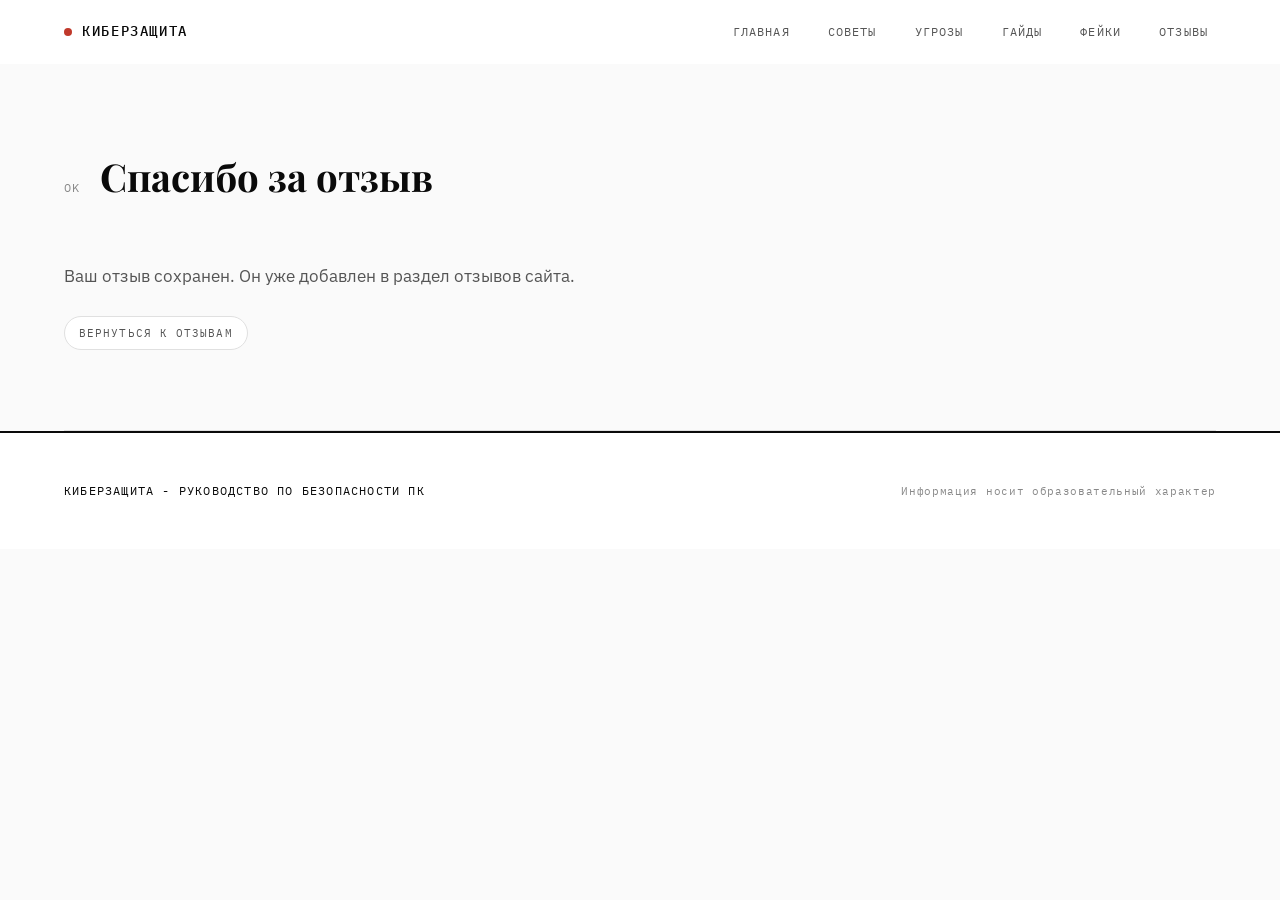
<file: thankyou.html>
<!DOCTYPE html>
<html lang="ru">
<head>
  <meta charset="UTF-8">
  <meta name="viewport" content="width=device-width, initial-scale=1.0">
  <title>КиберЗащита - Спасибо за отзыв</title>
  <link href="https://fonts.googleapis.com/css2?family=Playfair+Display:wght@400;700;900&family=IBM+Plex+Mono:wght@300;400;500&family=IBM+Plex+Sans:wght@300;400;500&display=swap" rel="stylesheet">
  <link rel="stylesheet" href="styles.css">
</head>
<body>
  <header>
    <a class="logo" href="index.html"><span class="logo-dot"></span>КиберЗащита</a>
    <nav>
      <a class="nav-btn" href="index.html">Главная</a>
      <a class="nav-btn" href="recommendations.html">Советы</a>
      <a class="nav-btn" href="threats.html">Угрозы</a>
      <a class="nav-btn" href="Gide.html">Гайды</a>
      <a class="nav-btn" href="myths.html">Фейки</a>
      <a class="nav-btn" href="Otzivi.html">Отзывы</a>
    </nav>
  </header>

  <div class="container">
    <main>
      <section>
        <div class="section-header">
          <span class="section-num">OK</span>
          <h2>Спасибо за отзыв</h2>
        </div>
        <p class="hero-body" style="max-width: 780px; margin-bottom: 24px;">
          Ваш отзыв сохранен. Он уже добавлен в раздел отзывов сайта.
        </p>
        <a href="Otzivi.html" class="back-btn">Вернуться к отзывам</a>
      </section>
    </main>
  </div>

  <footer>
    <div class="footer-brand">КиберЗащита - Руководство по безопасности ПК</div>
    <div class="footer-note">Информация носит образовательный характер</div>
  </footer>
</body>
</html>
</file>
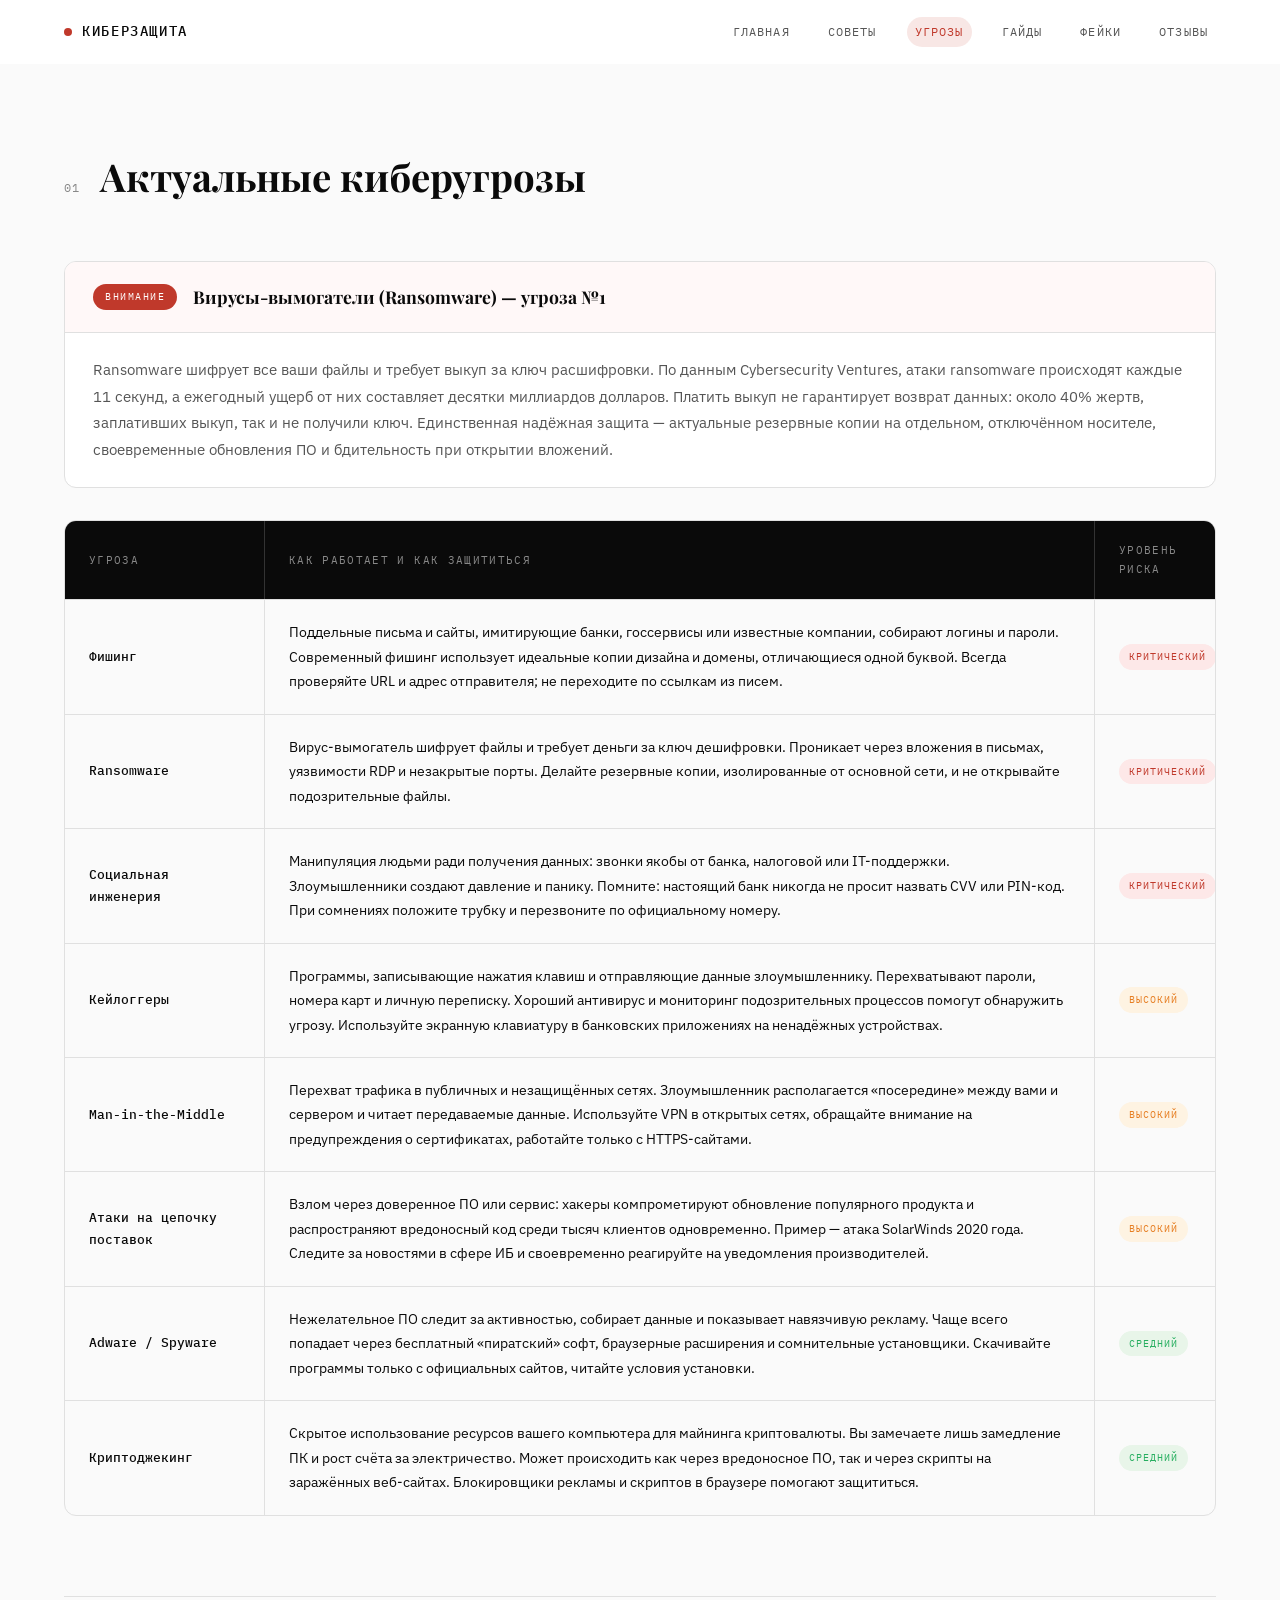
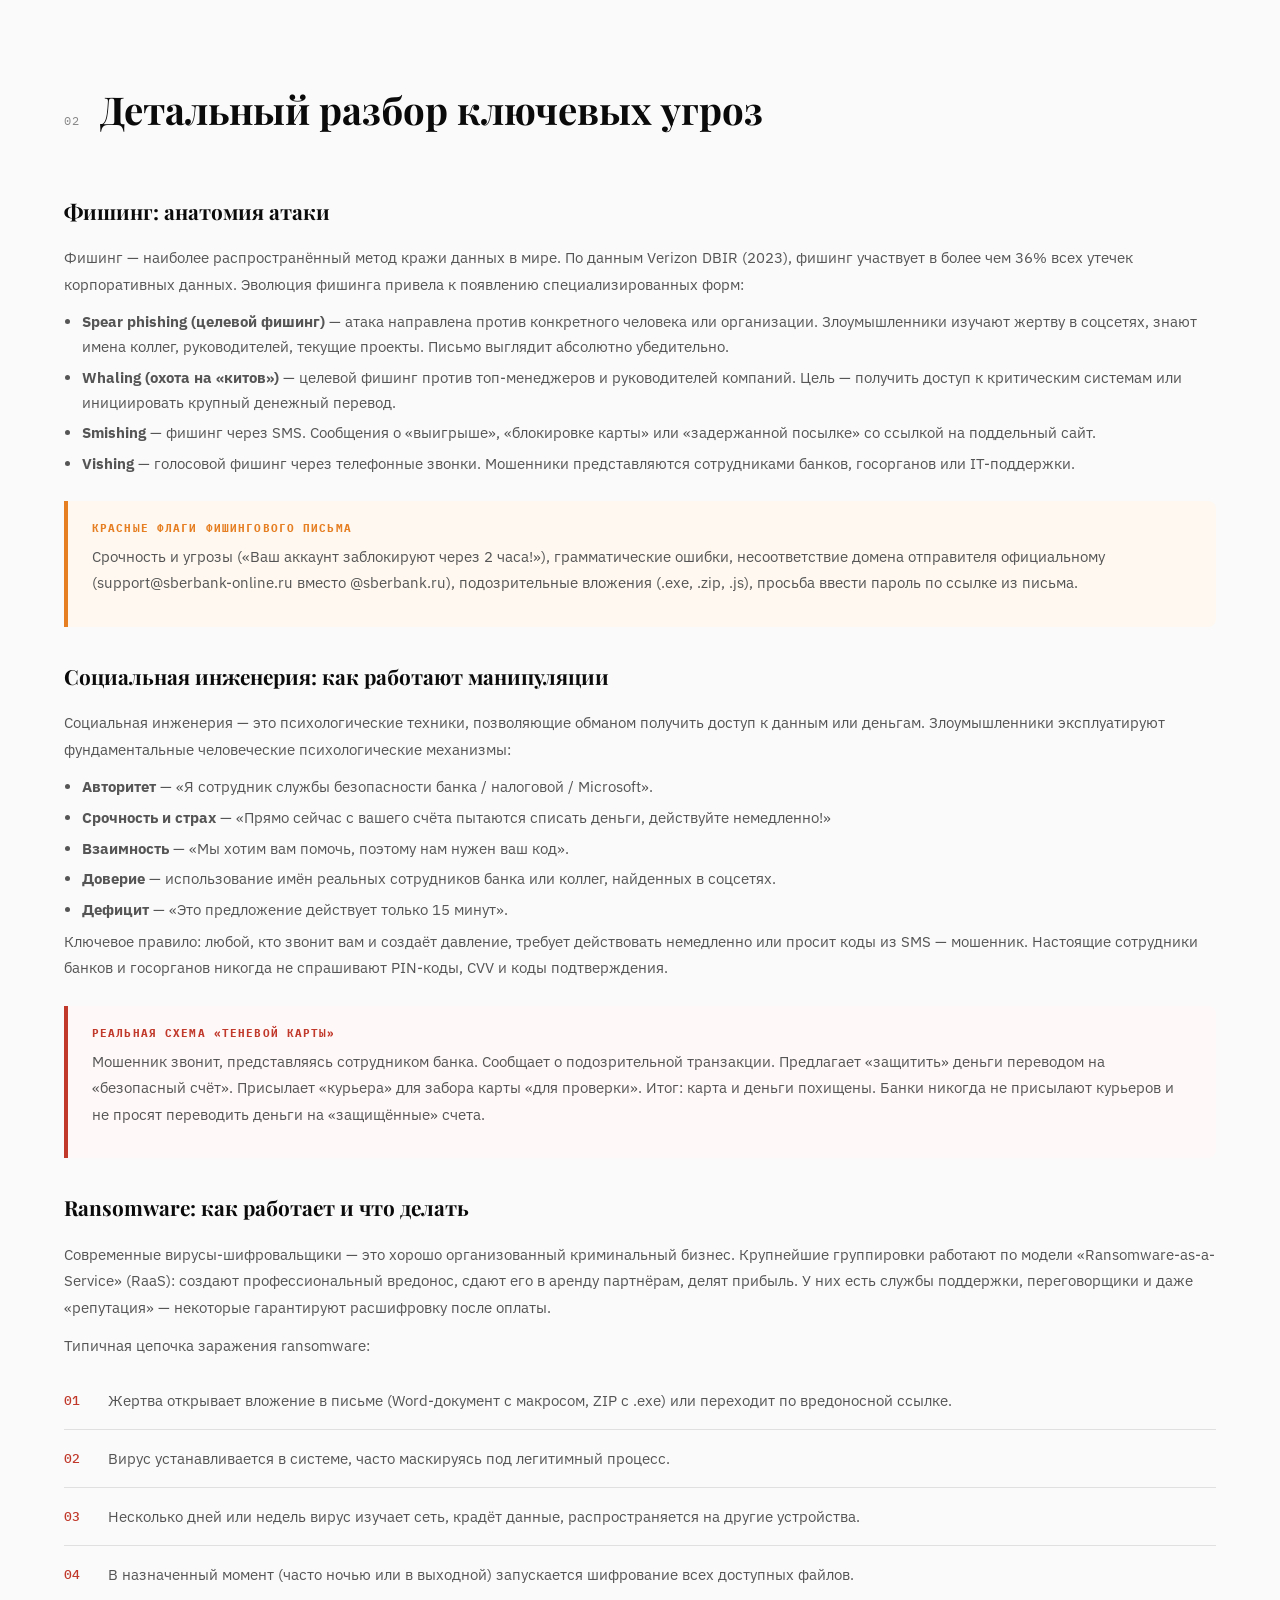
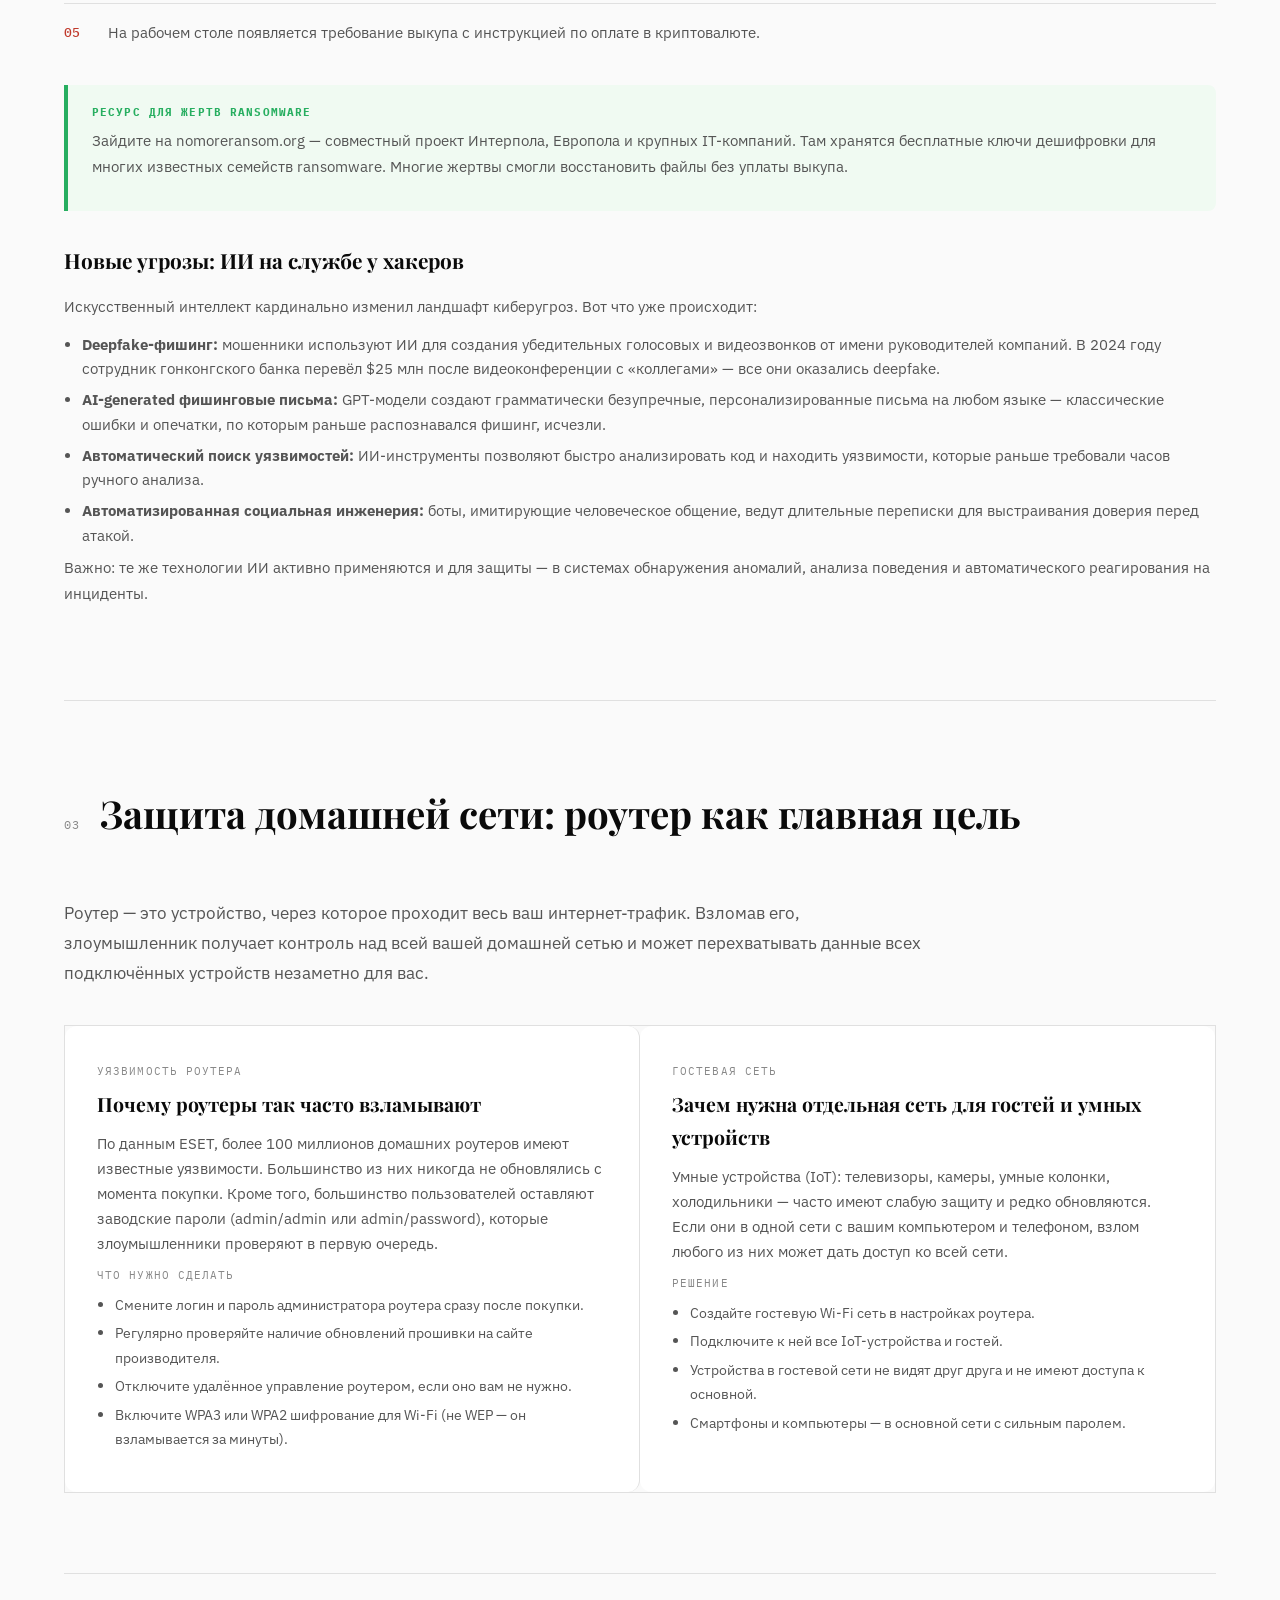
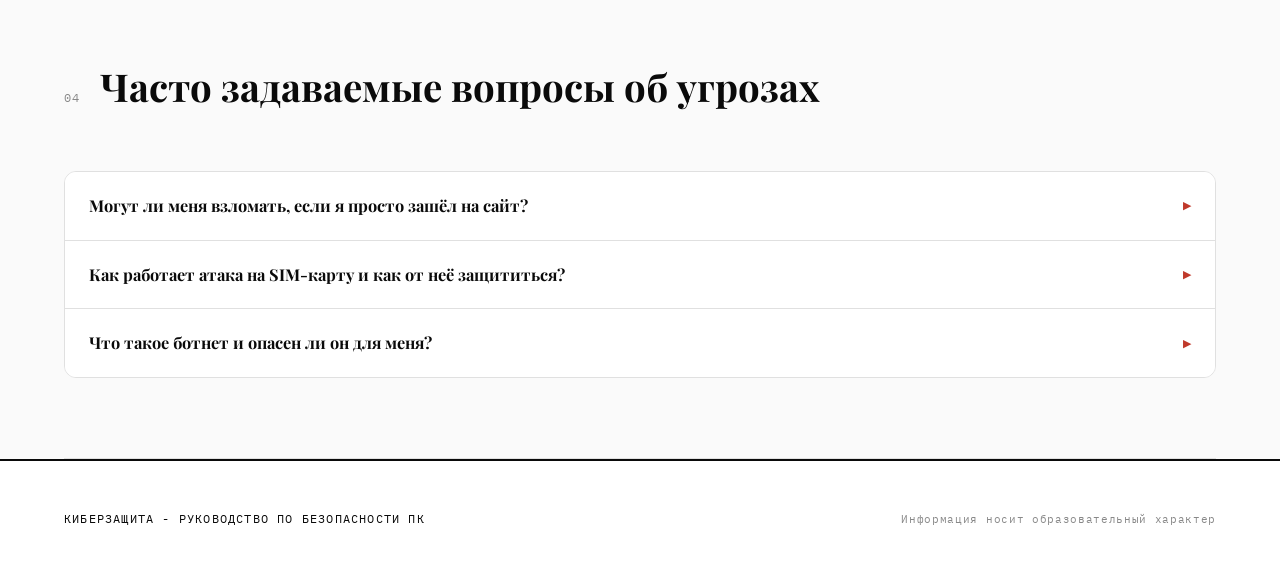
<file: threats.html>
<!DOCTYPE html>
<html lang="ru">
<head>
  <meta charset="UTF-8">
  <meta name="viewport" content="width=device-width, initial-scale=1.0">
  <title>КиберЗащита - Угрозы</title>
  <link href="https://fonts.googleapis.com/css2?family=Playfair+Display:wght@400;700;900&family=IBM+Plex+Mono:wght@300;400;500&family=IBM+Plex+Sans:wght@300;400;500&display=swap" rel="stylesheet">
  <link rel="stylesheet" href="styles.css">
</head>
<body>
  <header>
    <a class="logo" href="index.html"><span class="logo-dot"></span>КиберЗащита</a>
    <nav>
      <a class="nav-btn" href="index.html">Главная</a>
      <a class="nav-btn" href="recommendations.html">Советы</a>
      <a class="nav-btn active" href="threats.html">Угрозы</a>
      <a class="nav-btn" href="Gide.html">Гайды</a>
      <a class="nav-btn" href="myths.html">Фейки</a>
      <a class="nav-btn" href="Otzivi.html">Отзывы</a>
    </nav>
  </header>

  <div class="container">
    <main>

      <section>
        <div class="section-header">
          <span class="section-num">01</span>
          <h2>Актуальные киберугрозы</h2>
        </div>

        <div class="alert-box">
          <div class="alert-header">
            <span class="alert-badge">Внимание</span>
            <span class="alert-title-text">Вирусы-вымогатели (Ransomware) — угроза №1</span>
          </div>
          <div class="alert-body">
            Ransomware шифрует все ваши файлы и требует выкуп за ключ расшифровки. По данным Cybersecurity Ventures, атаки ransomware происходят каждые 11 секунд, а ежегодный ущерб от них составляет десятки миллиардов долларов. Платить выкуп не гарантирует возврат данных: около 40% жертв, заплативших выкуп, так и не получили ключ. Единственная надёжная защита — актуальные резервные копии на отдельном, отключённом носителе, своевременные обновления ПО и бдительность при открытии вложений.
          </div>
        </div>

        <div class="threats-list">
          <div class="threat-row">
            <div class="threat-cell">Угроза</div>
            <div class="threat-cell">Как работает и как защититься</div>
            <div class="threat-cell">Уровень риска</div>
          </div>
          <div class="threat-row">
            <div class="threat-cell"><span class="threat-name">Фишинг</span></div>
            <div class="threat-cell">Поддельные письма и сайты, имитирующие банки, госсервисы или известные компании, собирают логины и пароли. Современный фишинг использует идеальные копии дизайна и домены, отличающиеся одной буквой. Всегда проверяйте URL и адрес отправителя; не переходите по ссылкам из писем.</div>
            <div class="threat-cell"><span class="risk-badge risk-critical">Критический</span></div>
          </div>
          <div class="threat-row">
            <div class="threat-cell"><span class="threat-name">Ransomware</span></div>
            <div class="threat-cell">Вирус-вымогатель шифрует файлы и требует деньги за ключ дешифровки. Проникает через вложения в письмах, уязвимости RDP и незакрытые порты. Делайте резервные копии, изолированные от основной сети, и не открывайте подозрительные файлы.</div>
            <div class="threat-cell"><span class="risk-badge risk-critical">Критический</span></div>
          </div>
          <div class="threat-row">
            <div class="threat-cell"><span class="threat-name">Социальная инженерия</span></div>
            <div class="threat-cell">Манипуляция людьми ради получения данных: звонки якобы от банка, налоговой или IT-поддержки. Злоумышленники создают давление и панику. Помните: настоящий банк никогда не просит назвать CVV или PIN-код. При сомнениях положите трубку и перезвоните по официальному номеру.</div>
            <div class="threat-cell"><span class="risk-badge risk-critical">Критический</span></div>
          </div>
          <div class="threat-row">
            <div class="threat-cell"><span class="threat-name">Кейлоггеры</span></div>
            <div class="threat-cell">Программы, записывающие нажатия клавиш и отправляющие данные злоумышленнику. Перехватывают пароли, номера карт и личную переписку. Хороший антивирус и мониторинг подозрительных процессов помогут обнаружить угрозу. Используйте экранную клавиатуру в банковских приложениях на ненадёжных устройствах.</div>
            <div class="threat-cell"><span class="risk-badge risk-high">Высокий</span></div>
          </div>
          <div class="threat-row">
            <div class="threat-cell"><span class="threat-name">Man-in-the-Middle</span></div>
            <div class="threat-cell">Перехват трафика в публичных и незащищённых сетях. Злоумышленник располагается «посередине» между вами и сервером и читает передаваемые данные. Используйте VPN в открытых сетях, обращайте внимание на предупреждения о сертификатах, работайте только с HTTPS-сайтами.</div>
            <div class="threat-cell"><span class="risk-badge risk-high">Высокий</span></div>
          </div>
          <div class="threat-row">
            <div class="threat-cell"><span class="threat-name">Атаки на цепочку поставок</span></div>
            <div class="threat-cell">Взлом через доверенное ПО или сервис: хакеры компрометируют обновление популярного продукта и распространяют вредоносный код среди тысяч клиентов одновременно. Пример — атака SolarWinds 2020 года. Следите за новостями в сфере ИБ и своевременно реагируйте на уведомления производителей.</div>
            <div class="threat-cell"><span class="risk-badge risk-high">Высокий</span></div>
          </div>
          <div class="threat-row">
            <div class="threat-cell"><span class="threat-name">Adware / Spyware</span></div>
            <div class="threat-cell">Нежелательное ПО следит за активностью, собирает данные и показывает навязчивую рекламу. Чаще всего попадает через бесплатный «пиратский» софт, браузерные расширения и сомнительные установщики. Скачивайте программы только с официальных сайтов, читайте условия установки.</div>
            <div class="threat-cell"><span class="risk-badge risk-medium">Средний</span></div>
          </div>
          <div class="threat-row">
            <div class="threat-cell"><span class="threat-name">Криптоджекинг</span></div>
            <div class="threat-cell">Скрытое использование ресурсов вашего компьютера для майнинга криптовалюты. Вы замечаете лишь замедление ПК и рост счёта за электричество. Может происходить как через вредоносное ПО, так и через скрипты на заражённых веб-сайтах. Блокировщики рекламы и скриптов в браузере помогают защититься.</div>
            <div class="threat-cell"><span class="risk-badge risk-medium">Средний</span></div>
          </div>
        </div>
      </section>

      <section>
        <div class="section-header">
          <span class="section-num">02</span>
          <h2>Детальный разбор ключевых угроз</h2>
        </div>

        <div class="threats-detail">
          <h3>Фишинг: анатомия атаки</h3>
          <p>Фишинг — наиболее распространённый метод кражи данных в мире. По данным Verizon DBIR (2023), фишинг участвует в более чем 36% всех утечек корпоративных данных. Эволюция фишинга привела к появлению специализированных форм:</p>
          <ul>
            <li><strong>Spear phishing (целевой фишинг)</strong> — атака направлена против конкретного человека или организации. Злоумышленники изучают жертву в соцсетях, знают имена коллег, руководителей, текущие проекты. Письмо выглядит абсолютно убедительно.</li>
            <li><strong>Whaling (охота на «китов»)</strong> — целевой фишинг против топ-менеджеров и руководителей компаний. Цель — получить доступ к критическим системам или инициировать крупный денежный перевод.</li>
            <li><strong>Smishing</strong> — фишинг через SMS. Сообщения о «выигрыше», «блокировке карты» или «задержанной посылке» со ссылкой на поддельный сайт.</li>
            <li><strong>Vishing</strong> — голосовой фишинг через телефонные звонки. Мошенники представляются сотрудниками банков, госорганов или IT-поддержки.</li>
          </ul>

          <div class="info-box warn" style="margin: 24px 0;">
            <strong>Красные флаги фишингового письма</strong>
            <p>Срочность и угрозы («Ваш аккаунт заблокируют через 2 часа!»), грамматические ошибки, несоответствие домена отправителя официальному (support@sberbank-online.ru вместо @sberbank.ru), подозрительные вложения (.exe, .zip, .js), просьба ввести пароль по ссылке из письма.</p>
          </div>
        </div>

        <div class="threats-detail">
          <h3>Социальная инженерия: как работают манипуляции</h3>
          <p>Социальная инженерия — это психологические техники, позволяющие обманом получить доступ к данным или деньгам. Злоумышленники эксплуатируют фундаментальные человеческие психологические механизмы:</p>
          <ul>
            <li><strong>Авторитет</strong> — «Я сотрудник службы безопасности банка / налоговой / Microsoft».</li>
            <li><strong>Срочность и страх</strong> — «Прямо сейчас с вашего счёта пытаются списать деньги, действуйте немедленно!»</li>
            <li><strong>Взаимность</strong> — «Мы хотим вам помочь, поэтому нам нужен ваш код».</li>
            <li><strong>Доверие</strong> — использование имён реальных сотрудников банка или коллег, найденных в соцсетях.</li>
            <li><strong>Дефицит</strong> — «Это предложение действует только 15 минут».</li>
          </ul>
          <p>Ключевое правило: любой, кто звонит вам и создаёт давление, требует действовать немедленно или просит коды из SMS — мошенник. Настоящие сотрудники банков и госорганов никогда не спрашивают PIN-коды, CVV и коды подтверждения.</p>

          <div class="info-box danger" style="margin: 24px 0;">
            <strong>Реальная схема «теневой карты»</strong>
            <p>Мошенник звонит, представляясь сотрудником банка. Сообщает о подозрительной транзакции. Предлагает «защитить» деньги переводом на «безопасный счёт». Присылает «курьера» для забора карты «для проверки». Итог: карта и деньги похищены. Банки никогда не присылают курьеров и не просят переводить деньги на «защищённые» счета.</p>
          </div>
        </div>

        <div class="threats-detail">
          <h3>Ransomware: как работает и что делать</h3>
          <p>Современные вирусы-шифровальщики — это хорошо организованный криминальный бизнес. Крупнейшие группировки работают по модели «Ransomware-as-a-Service» (RaaS): создают профессиональный вредонос, сдают его в аренду партнёрам, делят прибыль. У них есть службы поддержки, переговорщики и даже «репутация» — некоторые гарантируют расшифровку после оплаты.</p>

          <p>Типичная цепочка заражения ransomware:</p>
          <ol class="step-list">
            <li>Жертва открывает вложение в письме (Word-документ с макросом, ZIP с .exe) или переходит по вредоносной ссылке.</li>
            <li>Вирус устанавливается в системе, часто маскируясь под легитимный процесс.</li>
            <li>Несколько дней или недель вирус изучает сеть, крадёт данные, распространяется на другие устройства.</li>
            <li>В назначенный момент (часто ночью или в выходной) запускается шифрование всех доступных файлов.</li>
            <li>На рабочем столе появляется требование выкупа с инструкцией по оплате в криптовалюте.</li>
          </ol>

          <div class="info-box" style="margin: 24px 0;">
            <strong>Ресурс для жертв ransomware</strong>
            <p>Зайдите на nomoreransom.org — совместный проект Интерпола, Европола и крупных IT-компаний. Там хранятся бесплатные ключи дешифровки для многих известных семейств ransomware. Многие жертвы смогли восстановить файлы без уплаты выкупа.</p>
          </div>
        </div>

        <div class="threats-detail">
          <h3>Новые угрозы: ИИ на службе у хакеров</h3>
          <p>Искусственный интеллект кардинально изменил ландшафт киберугроз. Вот что уже происходит:</p>
          <ul>
            <li><strong>Deepfake-фишинг:</strong> мошенники используют ИИ для создания убедительных голосовых и видеозвонков от имени руководителей компаний. В 2024 году сотрудник гонконгского банка перевёл $25 млн после видеоконференции с «коллегами» — все они оказались deepfake.</li>
            <li><strong>AI-generated фишинговые письма:</strong> GPT-модели создают грамматически безупречные, персонализированные письма на любом языке — классические ошибки и опечатки, по которым раньше распознавался фишинг, исчезли.</li>
            <li><strong>Автоматический поиск уязвимостей:</strong> ИИ-инструменты позволяют быстро анализировать код и находить уязвимости, которые раньше требовали часов ручного анализа.</li>
            <li><strong>Автоматизированная социальная инженерия:</strong> боты, имитирующие человеческое общение, ведут длительные переписки для выстраивания доверия перед атакой.</li>
          </ul>
          <p>Важно: те же технологии ИИ активно применяются и для защиты — в системах обнаружения аномалий, анализа поведения и автоматического реагирования на инциденты.</p>
        </div>
      </section>

      <section>
        <div class="section-header">
          <span class="section-num">03</span>
          <h2>Защита домашней сети: роутер как главная цель</h2>
        </div>

        <p class="hero-body" style="max-width: 860px; margin-bottom: 36px;">Роутер — это устройство, через которое проходит весь ваш интернет-трафик. Взломав его, злоумышленник получает контроль над всей вашей домашней сетью и может перехватывать данные всех подключённых устройств незаметно для вас.</p>

        <div class="tips-grid">
          <article class="tip-card">
            <div class="tip-label">Уязвимость роутера</div>
            <div class="tip-title">Почему роутеры так часто взламывают</div>
            <p class="tip-text">По данным ESET, более 100 миллионов домашних роутеров имеют известные уязвимости. Большинство из них никогда не обновлялись с момента покупки. Кроме того, большинство пользователей оставляют заводские пароли (admin/admin или admin/password), которые злоумышленники проверяют в первую очередь.</p>
            <div class="tip-label">Что нужно сделать</div>
            <ul class="tip-list">
              <li>Смените логин и пароль администратора роутера сразу после покупки.</li>
              <li>Регулярно проверяйте наличие обновлений прошивки на сайте производителя.</li>
              <li>Отключите удалённое управление роутером, если оно вам не нужно.</li>
              <li>Включите WPA3 или WPA2 шифрование для Wi-Fi (не WEP — он взламывается за минуты).</li>
            </ul>
          </article>

          <article class="tip-card">
            <div class="tip-label">Гостевая сеть</div>
            <div class="tip-title">Зачем нужна отдельная сеть для гостей и умных устройств</div>
            <p class="tip-text">Умные устройства (IoT): телевизоры, камеры, умные колонки, холодильники — часто имеют слабую защиту и редко обновляются. Если они в одной сети с вашим компьютером и телефоном, взлом любого из них может дать доступ ко всей сети.</p>
            <div class="tip-label">Решение</div>
            <ul class="tip-list">
              <li>Создайте гостевую Wi-Fi сеть в настройках роутера.</li>
              <li>Подключите к ней все IoT-устройства и гостей.</li>
              <li>Устройства в гостевой сети не видят друг друга и не имеют доступа к основной.</li>
              <li>Смартфоны и компьютеры — в основной сети с сильным паролем.</li>
            </ul>
          </article>
        </div>
      </section>

      <section>
        <div class="section-header">
          <span class="section-num">04</span>
          <h2>Часто задаваемые вопросы об угрозах</h2>
        </div>

        <div class="faq-list">
          <div class="faq-item">
            <div class="faq-question" onclick="toggleFaq(this)">
              <span class="faq-q-text">Могут ли меня взломать, если я просто зашёл на сайт?</span>
              <span class="faq-arrow">▶</span>
            </div>
            <div class="faq-answer">
              <p>Да, существуют атаки типа «drive-by download», при которых вредоносный код выполняется автоматически при посещении заражённой страницы — без каких-либо действий со стороны пользователя. Для этого злоумышленники эксплуатируют уязвимости в браузере, плагинах (Flash, Java) или JavaScript-движке.</p>
              <p>Как защититься:</p>
              <ul>
                <li>Всегда обновляйте браузер — большинство подобных уязвимостей исправляются в новых версиях.</li>
                <li>Используйте расширение uBlock Origin для блокировки вредоносных скриптов.</li>
                <li>Удалите устаревшие плагины браузера (Flash Player давно устарел и опасен).</li>
                <li>Современные браузеры с включённой песочницей значительно снижают этот риск.</li>
              </ul>
            </div>
          </div>

          <div class="faq-item">
            <div class="faq-question" onclick="toggleFaq(this)">
              <span class="faq-q-text">Как работает атака на SIM-карту и как от неё защититься?</span>
              <span class="faq-arrow">▶</span>
            </div>
            <div class="faq-answer">
              <p>SIM-свапинг (SIM swapping) — злоумышленник убеждает оператора связи перенести ваш номер телефона на новую SIM-карту. Для этого он использует ваши личные данные (ФИО, паспорт, адрес), которые мог найти в утечках или через социальную инженерию.</p>
              <p>Получив доступ к вашему номеру, он сбрасывает пароли через SMS-подтверждение ко всем вашим аккаунтам: почте, соцсетям, банку.</p>
              <p>Защита:</p>
              <ul>
                <li>Установите PIN-код на SIM-карту (отдельно от пароля разблокировки телефона).</li>
                <li>Обратитесь к оператору и включите «запрет замены SIM без личного визита с паспортом».</li>
                <li>Используйте приложения-аутентификаторы вместо SMS-кодов там, где это возможно.</li>
                <li>Будьте осторожны с публикацией личных данных в открытом доступе.</li>
              </ul>
            </div>
          </div>

          <div class="faq-item">
            <div class="faq-question" onclick="toggleFaq(this)">
              <span class="faq-q-text">Что такое ботнет и опасен ли он для меня?</span>
              <span class="faq-arrow">▶</span>
            </div>
            <div class="faq-answer">
              <p>Ботнет — это сеть заражённых компьютеров, управляемых злоумышленником без ведома владельцев. Ваш компьютер может стать частью ботнета и использоваться для: рассылки спама, DDoS-атак на сайты и серверы, майнинга криптовалюты, распространения новых вирусов.</p>
              <p>Признаки заражения: компьютер медленно работает, сетевой трафик активен даже в режиме простоя, повышенное потребление электроэнергии.</p>
              <p>Защита: своевременные обновления, антивирус, брандмауэр, мониторинг сетевой активности. Не скачивайте программы из непроверенных источников.</p>
            </div>
          </div>
        </div>
      </section>

    </main>
  </div>

  <footer>
    <div class="footer-brand">КиберЗащита - Руководство по безопасности ПК</div>
    <div class="footer-note">Информация носит образовательный характер</div>
  </footer>

  <script>
    function toggleFaq(el) {
      var item = el.parentElement;
      var isOpen = item.classList.contains('open');
      document.querySelectorAll('.faq-item.open').forEach(function(i) { i.classList.remove('open'); });
      if (!isOpen) { item.classList.add('open'); }
    }
  </script>
</body>
</html>
</file>
<file: styles.css>
:root {
  --black: #0a0a0a;
  --dark: #1a1a1a;
  --mid: #555;
  --light: #888;
  --border: #e0e0e0;
  --accent: #c0392b;
  --bg: #fafafa;
  --white: #ffffff;
  --green: #27ae60;
  --orange: #e67e22;
}

*, *::before, *::after { box-sizing: border-box; margin: 0; padding: 0; }
html { scroll-behavior: smooth; }

body {
  font-family: 'IBM Plex Sans', sans-serif;
  background: var(--bg);
  color: var(--black);
  font-size: 16px;
  line-height: 1.7;
  overflow-x: hidden;
}

header {
  border-bottom: none;
  padding: 0 5vw;
  position: sticky;
  top: 0;
  background: var(--white);
  z-index: 100;
  display: flex;
  justify-content: space-between;
  align-items: center;
  height: 64px;
}

.logo {
  font-family: 'IBM Plex Mono', monospace;
  font-weight: 500;
  font-size: 0.85rem;
  letter-spacing: 0.12em;
  text-transform: uppercase;
  color: var(--black);
  text-decoration: none;
  display: flex;
  align-items: center;
  gap: 10px;
}

.logo-dot {
  width: 8px;
  height: 8px;
  background: var(--accent);
  border-radius: 50%;
  display: inline-block;
}

nav {
  display: flex;
  gap: 22px;
}

.nav-btn {
  font-family: 'IBM Plex Mono', monospace;
  font-size: 0.72rem;
  letter-spacing: 0.1em;
  text-transform: uppercase;
  color: var(--mid);
  text-decoration: none;
  padding: 5px 8px;
  border-radius: 999px;
  transition: color 0.2s, background 0.2s;
}

.nav-btn:hover,
.nav-btn.active {
  color: var(--accent);
  background: color-mix(in srgb, var(--accent) 12%, transparent);
}

/* Used on thankyou.html as a styled link */
.back-btn {
  display: inline-block;
  text-decoration: none;
  font-family: 'IBM Plex Mono', monospace;
  font-size: 0.68rem;
  letter-spacing: 0.1em;
  text-transform: uppercase;
  color: var(--mid);
  border: 1px solid var(--border);
  padding: 7px 14px;
  border-radius: 999px;
  transition: color 0.2s, border-color 0.2s, background 0.2s;
  background: var(--white);
}

.back-btn:hover {
  color: var(--accent);
  border-color: var(--accent);
  background: color-mix(in srgb, var(--accent) 10%, var(--white));
}

.container {
  max-width: 1400px;
  margin: 0 auto;
  padding: 0 5vw;
}

.hero {
  padding: 100px 0 80px;
  border-bottom: 1px solid var(--border);
  display: grid;
  grid-template-columns: 1fr 1fr;
  gap: 60px;
  align-items: center;
}

.hero-label {
  font-family: 'IBM Plex Mono', monospace;
  font-size: 0.72rem;
  letter-spacing: 0.2em;
  text-transform: uppercase;
  color: var(--accent);
  margin-bottom: 24px;
  display: flex;
  align-items: center;
  gap: 12px;
}

.hero-label::before {
  content: '';
  display: block;
  width: 32px;
  height: 1px;
  background: var(--accent);
}

h1 {
  font-family: 'Playfair Display', serif;
  font-size: clamp(2.8rem, 5vw, 5rem);
  font-weight: 900;
  line-height: 1.05;
  color: var(--black);
  margin-bottom: 28px;
}

h1 span {
  color: var(--accent);
  font-style: italic;
}

.hero-body {
  font-size: 1.05rem;
  color: var(--mid);
  line-height: 1.8;
  max-width: 520px;
}

.hero-stats {
  display: grid;
  grid-template-columns: 1fr 1fr;
  gap: 24px;
}

/* Rounded outlines for text blocks across the site */
.stat-card,
.tip-card,
.alert-box,
.threats-list,
.pw-block,
.pw-example,
.review-item,
.review-form-wrap,
.review-form input,
.review-form textarea,
.review-form button,
.guide-tabs,
.guide-controls label,
.guide-panels {
  border-radius: 12px;
}

.tips-grid,
.reviews-grid,
.threats-list,
.guide-tabs {
  overflow: hidden;
}

.stat-card {
  border: 1px solid var(--border);
  padding: 28px 24px;
  background: var(--white);
  position: relative;
}

.stat-card::before {
  content: '';
  position: absolute;
  top: 0;
  left: 0;
  width: 3px;
  height: 100%;
  background: var(--accent);
}

.stat-number {
  font-family: 'IBM Plex Mono', monospace;
  font-size: 2.8rem;
  font-weight: 900;
  line-height: 1;
}

.stat-number.green { color: var(--green); }
.stat-number.orange { color: var(--orange); }

.stat-label {
  font-family: 'IBM Plex Mono', monospace;
  font-size: 0.7rem;
  letter-spacing: 0.1em;
  text-transform: uppercase;
  color: var(--light);
  margin-top: 8px;
}

.stat-desc {
  font-size: 0.85rem;
  color: var(--mid);
  margin-top: 8px;
}

main section {
  padding: 80px 0;
  border-bottom: 1px solid var(--border);
}

.section-header {
  display: flex;
  align-items: baseline;
  gap: 20px;
  margin-bottom: 52px;
}

.section-num {
  font-family: 'IBM Plex Mono', monospace;
  font-size: 0.75rem;
  color: var(--light);
  letter-spacing: 0.1em;
}

h2 {
  font-family: 'Playfair Display', serif;
  font-size: clamp(1.8rem, 3vw, 2.6rem);
  font-weight: 700;
  color: var(--black);
}

.tips-grid {
  display: grid;
  grid-template-columns: repeat(2, 1fr);
  border: 1px solid var(--border);
}

.tip-card {
  padding: 36px 32px;
  border-right: 1px solid var(--border);
  border-bottom: 1px solid var(--border);
  background: var(--white);
}

.tip-card:nth-child(2n) { border-right: none; }

.tip-card:last-child,
.tip-card:nth-last-child(2) { border-bottom: none; }

.tip-title {
  font-family: 'Playfair Display', serif;
  font-size: 1.22rem;
  font-weight: 700;
  margin-bottom: 10px;
}

.tip-label {
  font-family: 'IBM Plex Mono', monospace;
  font-size: 0.68rem;
  letter-spacing: 0.1em;
  text-transform: uppercase;
  color: var(--light);
  margin-bottom: 8px;
}

.tip-text {
  font-size: 0.92rem;
  color: var(--mid);
  margin-bottom: 10px;
}

.tip-list {
  padding-left: 18px;
  color: var(--mid);
  font-size: 0.9rem;
}

.tip-list li { margin-bottom: 4px; }

.checklist-layout {
  display: grid;
  grid-template-columns: 1fr 1fr;
  gap: 60px;
}

.checklist-group h3 {
  font-family: 'IBM Plex Mono', monospace;
  font-size: 0.8rem;
  letter-spacing: 0.15em;
  text-transform: uppercase;
  color: var(--light);
  margin-bottom: 24px;
  padding-bottom: 12px;
  border-bottom: 1px solid var(--border);
}

.checklist-item {
  display: flex;
  align-items: flex-start;
  gap: 16px;
  padding: 16px 0;
  border-bottom: 1px solid var(--border);
}

.checklist-item:last-child { border-bottom: none; }

.check-box {
  width: 20px;
  height: 20px;
  border: 1.5px solid var(--border);
  border-radius: 6px;
  flex-shrink: 0;
  margin-top: 2px;
  display: flex;
  align-items: center;
  justify-content: center;
  background: var(--white);
  color: var(--green);
  font-weight: bold;
}

.check-text {
  font-size: 0.92rem;
  color: var(--dark);
  line-height: 1.5;
}

.reviews-grid {
  display: grid;
  grid-template-columns: 1fr 1fr 1fr;
  border: 1px solid var(--border);
  margin-bottom: 26px;
}

.review-item {
  border-right: 1px solid var(--border);
  padding: 24px;
  background: var(--white);
}

.review-item:last-child { border-right: none; }

.review-head {
  display: flex;
  justify-content: space-between;
  align-items: center;
  margin-bottom: 10px;
}

.review-name {
  font-family: 'IBM Plex Mono', monospace;
  font-size: 0.72rem;
  letter-spacing: 0.08em;
  text-transform: uppercase;
  color: var(--black);
}

.review-rating {
  font-family: 'IBM Plex Mono', monospace;
  font-size: 0.72rem;
  color: var(--accent);
}

.review-text {
  font-size: 0.92rem;
  color: var(--mid);
  line-height: 1.7;
}

.review-form-wrap {
  border: 1px solid var(--border);
  background: var(--white);
  padding: 28px;
}

.review-form-wrap h3 {
  font-family: 'IBM Plex Mono', monospace;
  font-size: 0.8rem;
  letter-spacing: 0.15em;
  text-transform: uppercase;
  color: var(--light);
  margin-bottom: 20px;
}

.review-form {
  display: grid;
  gap: 12px;
}

.review-form label {
  font-family: 'IBM Plex Mono', monospace;
  font-size: 0.68rem;
  letter-spacing: 0.08em;
  text-transform: uppercase;
  color: var(--light);
}

.review-form input,
.review-form textarea {
  border: 1px solid var(--border);
  padding: 12px 14px;
  font-family: 'IBM Plex Sans', sans-serif;
  font-size: 0.95rem;
  color: var(--dark);
  background: var(--white);
  outline: none;
}

.review-form textarea {
  min-height: 120px;
  resize: vertical;
}

.review-form input:focus,
.review-form textarea:focus {
  border-color: var(--accent);
}

.review-form button {
  width: fit-content;
  border: 1px solid var(--accent);
  background: var(--accent);
  color: var(--white);
  font-family: 'IBM Plex Mono', monospace;
  font-size: 0.7rem;
  letter-spacing: 0.08em;
  text-transform: uppercase;
  padding: 10px 16px;
  cursor: pointer;
  border-radius: 12px;
}

.review-form button:hover {
  background: #a93226;
  border-color: #a93226;
}

.guide-controls label:hover {
  color: var(--accent);
  background: color-mix(in srgb, var(--accent) 10%, transparent);
}

.alert-box {
  border: 1px solid var(--border);
  overflow: hidden;
  margin-bottom: 32px;
  background: var(--white);
}

.alert-header {
  display: flex;
  align-items: center;
  gap: 16px;
  padding: 20px 28px;
  border-bottom: 1px solid var(--border);
  background: #fff8f8;
}

.alert-badge {
  font-family: 'IBM Plex Mono', monospace;
  font-size: 0.65rem;
  letter-spacing: 0.15em;
  text-transform: uppercase;
  background: var(--accent);
  color: white;
  padding: 4px 12px;
  border-radius: 999px;
}

.alert-title-text {
  font-family: 'Playfair Display', serif;
  font-size: 1.1rem;
  font-weight: 700;
}

.alert-body {
  padding: 24px 28px;
  font-size: 0.92rem;
  color: var(--mid);
  line-height: 1.8;
}

.threats-list {
  display: grid;
  border: 1px solid var(--border);
}

.threat-row {
  display: grid;
  grid-template-columns: 200px 1fr 120px;
  border-bottom: 1px solid var(--border);
}

.threat-row:last-child { border-bottom: none; }

.threat-row:first-child {
  background: var(--black);
  color: var(--white);
}

.threat-cell {
  padding: 20px 24px;
  border-right: 1px solid var(--border);
  font-size: 0.9rem;
  display: flex;
  align-items: center;
}

.threat-row:first-child .threat-cell {
  font-family: 'IBM Plex Mono', monospace;
  font-size: 0.7rem;
  letter-spacing: 0.12em;
  text-transform: uppercase;
  color: #888;
  border-color: #333;
}

.threat-cell:last-child { border-right: none; }

.threat-name {
  font-family: 'IBM Plex Mono', monospace;
  font-size: 0.82rem;
  font-weight: 500;
}

.risk-badge {
  font-family: 'IBM Plex Mono', monospace;
  font-size: 0.65rem;
  letter-spacing: 0.1em;
  text-transform: uppercase;
  padding: 4px 10px;
  border-radius: 999px;
}

.risk-critical { background: #fde8e8; color: var(--accent); }
.risk-high { background: #fef3e2; color: var(--orange); }
.risk-medium { background: #e8f5e9; color: var(--green); }

.password-grid {
  display: grid;
  grid-template-columns: 1fr 1fr;
  gap: 40px;
}

.pw-block {
  padding: 36px;
  border: 1px solid var(--border);
  background: var(--white);
}

.pw-block-title {
  font-family: 'IBM Plex Mono', monospace;
  font-size: 0.75rem;
  letter-spacing: 0.12em;
  text-transform: uppercase;
  color: var(--light);
  margin-bottom: 24px;
}

.pw-example {
  font-family: 'IBM Plex Mono', monospace;
  font-size: 1rem;
  padding: 14px 18px;
  border: 1px solid var(--border);
  margin-bottom: 12px;
  display: flex;
  justify-content: space-between;
  align-items: center;
}

.pw-example.bad { color: var(--accent); background: #fff8f8; border-color: #f5c6c6; }
.pw-example.good { color: var(--green); background: #f0faf2; border-color: #b8e0c0; }

.pw-tag {
  font-size: 0.65rem;
  letter-spacing: 0.1em;
  text-transform: uppercase;
  font-family: 'IBM Plex Mono', monospace;
}

.pw-rule {
  display: flex;
  gap: 12px;
  margin-bottom: 14px;
  font-size: 0.9rem;
  color: var(--mid);
  align-items: flex-start;
}

.pw-rule-icon { color: var(--green); flex-shrink: 0; font-weight: bold; }

.guide-tabs {
  border: 1px solid var(--border);
  background: var(--white);
}

.guide-controls {
  display: grid;
  grid-template-columns: repeat(4, 1fr);
  border-bottom: 1px solid var(--border);
}

.guide-controls label {
  font-family: 'IBM Plex Mono', monospace;
  font-size: 0.68rem;
  letter-spacing: 0.08em;
  text-transform: uppercase;
  color: var(--mid);
  padding: 14px 12px;
  border-right: 1px solid var(--border);
  cursor: pointer;
  background: var(--white);
  transition: color 0.2s, background 0.2s;
}

.guide-controls label:last-child { border-right: none; }

.guide-tab-radio {
  position: absolute;
  opacity: 0;
  pointer-events: none;
}

.guide-panels {
  padding: 24px;
}

.guide-panel { display: none; }

.guide-panel h3 {
  font-family: 'Playfair Display', serif;
  font-size: 1.35rem;
  margin-bottom: 12px;
}

.guide-panel p {
  color: var(--mid);
  margin-bottom: 14px;
}

.guide-panel ul {
  padding-left: 18px;
  color: var(--mid);
}

.guide-panel li { margin-bottom: 6px; }

#problem-ransom:checked ~ .guide-tabs .guide-controls label[for="problem-ransom"],
#problem-trojan:checked ~ .guide-tabs .guide-controls label[for="problem-trojan"],
#problem-phishing:checked ~ .guide-tabs .guide-controls label[for="problem-phishing"],
#problem-money:checked ~ .guide-tabs .guide-controls label[for="problem-money"] {
  color: var(--accent);
  background: #fff8f8;
}

#problem-ransom:checked ~ .guide-tabs #panel-ransom,
#problem-trojan:checked ~ .guide-tabs #panel-trojan,
#problem-phishing:checked ~ .guide-tabs #panel-phishing,
#problem-money:checked ~ .guide-tabs #panel-money {
  display: block;
}

.quote-section {
  padding: 80px 5vw;
  background: var(--black);
  text-align: center;
}

blockquote {
  font-family: 'Playfair Display', serif;
  font-size: clamp(1.5rem, 3vw, 2.4rem);
  font-weight: 400;
  font-style: italic;
  color: var(--white);
  max-width: 900px;
  margin: 0 auto 24px;
  line-height: 1.5;
}

.quote-source {
  font-family: 'IBM Plex Mono', monospace;
  font-size: 0.75rem;
  letter-spacing: 0.15em;
  text-transform: uppercase;
  color: #666;
}

footer {
  padding: 48px 5vw;
  border-top: 2px solid var(--black);
  display: flex;
  justify-content: space-between;
  align-items: center;
  background: var(--white);
}

.footer-brand {
  font-family: 'IBM Plex Mono', monospace;
  font-size: 0.75rem;
  letter-spacing: 0.1em;
  text-transform: uppercase;
}

.footer-note {
  font-family: 'IBM Plex Mono', monospace;
  font-size: 0.7rem;
  color: var(--light);
  letter-spacing: 0.06em;
}

@media (max-width: 900px) {
  .hero { grid-template-columns: 1fr; }
  .tips-grid { grid-template-columns: 1fr; }
  .tip-card:nth-child(2n) { border-right: none; }
  .tip-card:nth-last-child(2) { border-bottom: 1px solid var(--border); }
  .checklist-layout,
  .password-grid { grid-template-columns: 1fr; }
  .reviews-grid { grid-template-columns: 1fr; }
  .review-item { border-right: none; border-bottom: 1px solid var(--border); }
  .review-item:last-child { border-bottom: none; }
  .threat-row { grid-template-columns: 1fr; }
  nav { gap: 12px; }
  .guide-controls { grid-template-columns: 1fr 1fr; }
}

@media (max-width: 700px) {
  nav { display: none; }
  h1 { font-size: 2.4rem; }
  footer { flex-direction: column; gap: 8px; align-items: flex-start; }
}

/* ===== MYTHS PAGE STYLES ===== */

.myth-card {
  border: 1px solid var(--border);
  background: var(--white);
  margin-bottom: 24px;
  overflow: hidden;
  border-radius: 12px;
}

.myth-header {
  display: grid;
  grid-template-columns: 80px 1fr;
  align-items: stretch;
  border-bottom: 1px solid var(--border);
}

.myth-num {
  font-family: 'IBM Plex Mono', monospace;
  font-size: 1.8rem;
  font-weight: 900;
  color: var(--accent);
  display: flex;
  align-items: center;
  justify-content: center;
  background: #fff8f8;
  border-right: 1px solid var(--border);
  padding: 20px;
}

.myth-claim {
  padding: 20px 28px;
  display: flex;
  flex-direction: column;
  justify-content: center;
  gap: 6px;
}

.myth-badge {
  font-family: 'IBM Plex Mono', monospace;
  font-size: 0.62rem;
  letter-spacing: 0.18em;
  text-transform: uppercase;
  color: var(--accent);
  display: flex;
  align-items: center;
  gap: 8px;
}

.myth-badge::before {
  content: '✗';
  font-size: 0.9rem;
  font-weight: bold;
}

.myth-claim-text {
  font-family: 'Playfair Display', serif;
  font-size: 1.15rem;
  font-weight: 700;
  color: var(--black);
  font-style: italic;
}

.myth-body {
  padding: 24px 28px;
  display: grid;
  grid-template-columns: 1fr 1fr;
  gap: 32px;
}

.myth-col-label {
  font-family: 'IBM Plex Mono', monospace;
  font-size: 0.65rem;
  letter-spacing: 0.15em;
  text-transform: uppercase;
  margin-bottom: 10px;
}

.myth-col-label.red { color: var(--accent); }
.myth-col-label.green { color: var(--green); }

.myth-col p {
  font-size: 0.91rem;
  color: var(--mid);
  line-height: 1.75;
}

.myth-col ul {
  padding-left: 18px;
  color: var(--mid);
  font-size: 0.91rem;
}

.myth-col ul li {
  margin-bottom: 6px;
  line-height: 1.6;
}

.myth-fact-strip {
  background: #f0faf2;
  border-top: 1px solid #b8e0c0;
  padding: 14px 28px;
  display: flex;
  align-items: center;
  gap: 12px;
}

.myth-fact-icon {
  font-family: 'IBM Plex Mono', monospace;
  font-size: 0.65rem;
  letter-spacing: 0.15em;
  text-transform: uppercase;
  color: var(--green);
  flex-shrink: 0;
}

.myth-fact-text {
  font-size: 0.88rem;
  color: #1a5e2e;
  line-height: 1.5;
}

/* ===== FAQ SECTION ===== */

.faq-list {
  border: 1px solid var(--border);
  border-radius: 12px;
  overflow: hidden;
}

.faq-item {
  border-bottom: 1px solid var(--border);
}

.faq-item:last-child {
  border-bottom: none;
}

.faq-question {
  display: flex;
  justify-content: space-between;
  align-items: center;
  padding: 20px 24px;
  cursor: pointer;
  user-select: none;
  background: var(--white);
  transition: background 0.15s;
}

.faq-question:hover {
  background: #fafafa;
}

.faq-q-text {
  font-family: 'Playfair Display', serif;
  font-size: 1.02rem;
  font-weight: 700;
  color: var(--black);
}

.faq-arrow {
  font-family: 'IBM Plex Mono', monospace;
  font-size: 0.7rem;
  color: var(--accent);
  transition: transform 0.2s;
  flex-shrink: 0;
}

.faq-answer {
  display: none;
  padding: 0 24px 20px;
  background: var(--white);
  font-size: 0.92rem;
  color: var(--mid);
  line-height: 1.8;
  border-top: 1px solid var(--border);
}

.faq-answer p { margin-top: 14px; }
.faq-answer ul { padding-left: 18px; margin-top: 10px; }
.faq-answer li { margin-bottom: 6px; }

.faq-item.open .faq-answer { display: block; }
.faq-item.open .faq-arrow { transform: rotate(90deg); }

/* ===== TIMELINE ===== */

.timeline {
  position: relative;
  padding-left: 40px;
}

.timeline::before {
  content: '';
  position: absolute;
  left: 0;
  top: 8px;
  bottom: 0;
  width: 2px;
  background: var(--border);
}

.timeline-item {
  position: relative;
  margin-bottom: 36px;
}

.timeline-item::before {
  content: '';
  position: absolute;
  left: -46px;
  top: 6px;
  width: 12px;
  height: 12px;
  border-radius: 50%;
  background: var(--accent);
  border: 2px solid var(--white);
  box-shadow: 0 0 0 2px var(--accent);
}

.timeline-year {
  font-family: 'IBM Plex Mono', monospace;
  font-size: 0.72rem;
  letter-spacing: 0.12em;
  color: var(--accent);
  margin-bottom: 4px;
}

.timeline-title {
  font-family: 'Playfair Display', serif;
  font-size: 1.05rem;
  font-weight: 700;
  margin-bottom: 6px;
}

.timeline-text {
  font-size: 0.9rem;
  color: var(--mid);
  line-height: 1.7;
}

/* ===== FACT CARDS ===== */

.facts-grid {
  display: grid;
  grid-template-columns: repeat(3, 1fr);
  gap: 20px;
  margin-bottom: 0;
}

.fact-card {
  border: 1px solid var(--border);
  border-radius: 12px;
  padding: 24px;
  background: var(--white);
  position: relative;
  overflow: hidden;
}

.fact-card::after {
  content: '';
  position: absolute;
  top: 0;
  left: 0;
  right: 0;
  height: 3px;
  background: var(--green);
}

.fact-card.accent::after { background: var(--accent); }
.fact-card.orange::after { background: var(--orange); }

.fact-icon {
  font-size: 1.5rem;
  margin-bottom: 12px;
}

.fact-title {
  font-family: 'IBM Plex Mono', monospace;
  font-size: 0.7rem;
  letter-spacing: 0.1em;
  text-transform: uppercase;
  color: var(--light);
  margin-bottom: 8px;
}

.fact-value {
  font-family: 'Playfair Display', serif;
  font-size: 1.4rem;
  font-weight: 700;
  color: var(--black);
  margin-bottom: 6px;
}

.fact-desc {
  font-size: 0.85rem;
  color: var(--mid);
  line-height: 1.6;
}

/* ===== INFO BOXES ===== */

.info-box {
  border-left: 4px solid var(--green);
  background: #f0faf2;
  padding: 18px 24px;
  border-radius: 0 8px 8px 0;
  margin: 20px 0;
}

.info-box.warn {
  border-color: var(--orange);
  background: #fef8f0;
}

.info-box.danger {
  border-color: var(--accent);
  background: #fff8f8;
}

.info-box p {
  font-size: 0.92rem;
  color: var(--dark);
  line-height: 1.7;
  margin: 0;
}

.info-box strong {
  font-family: 'IBM Plex Mono', monospace;
  font-size: 0.7rem;
  letter-spacing: 0.1em;
  text-transform: uppercase;
  display: block;
  margin-bottom: 6px;
  color: var(--green);
}

.info-box.warn strong { color: var(--orange); }
.info-box.danger strong { color: var(--accent); }

/* ===== STEP LIST ===== */

.step-list {
  counter-reset: steps;
  list-style: none;
  padding: 0;
}

.step-list li {
  counter-increment: steps;
  display: flex;
  align-items: flex-start;
  gap: 16px;
  padding: 16px 0;
  border-bottom: 1px solid var(--border);
  font-size: 0.92rem;
  color: var(--mid);
  line-height: 1.7;
}

.step-list li:last-child { border-bottom: none; }

.step-list li::before {
  content: counter(steps, decimal-leading-zero);
  font-family: 'IBM Plex Mono', monospace;
  font-size: 0.8rem;
  font-weight: 500;
  color: var(--accent);
  flex-shrink: 0;
  width: 28px;
  margin-top: 2px;
}

/* ===== EXTRA THREATS TABLE ===== */

.threats-detail {
  margin-top: 32px;
}

.threats-detail h3 {
  font-family: 'Playfair Display', serif;
  font-size: 1.3rem;
  font-weight: 700;
  margin-bottom: 16px;
  color: var(--black);
}

.threats-detail p {
  font-size: 0.92rem;
  color: var(--mid);
  line-height: 1.8;
  margin-bottom: 12px;
}

.threats-detail ul {
  padding-left: 18px;
  color: var(--mid);
  font-size: 0.91rem;
}

.threats-detail ul li { margin-bottom: 6px; }

/* ===== PASSWORD GUIDE ENHANCEMENTS ===== */

.pw-strength-bar {
  height: 6px;
  border-radius: 3px;
  background: var(--border);
  margin: 8px 0 4px;
  overflow: hidden;
}

.pw-strength-fill {
  height: 100%;
  border-radius: 3px;
  transition: width 0.3s;
}

.pw-strength-fill.weak { width: 25%; background: var(--accent); }
.pw-strength-fill.medium { width: 55%; background: var(--orange); }
.pw-strength-fill.good { width: 80%; background: #85c85a; }
.pw-strength-fill.strong { width: 100%; background: var(--green); }

.pw-strength-label {
  font-family: 'IBM Plex Mono', monospace;
  font-size: 0.65rem;
  letter-spacing: 0.1em;
  text-transform: uppercase;
}

.pw-strength-label.weak { color: var(--accent); }
.pw-strength-label.medium { color: var(--orange); }
.pw-strength-label.good { color: #5a9e2a; }
.pw-strength-label.strong { color: var(--green); }

/* ===== MYTH PAGE RESPONSIVE ===== */
@media (max-width: 900px) {
  .myth-body { grid-template-columns: 1fr; gap: 20px; }
  .facts-grid { grid-template-columns: 1fr 1fr; }
  .myth-header { grid-template-columns: 60px 1fr; }
}

@media (max-width: 600px) {
  .facts-grid { grid-template-columns: 1fr; }
  .myth-body { padding: 16px; }
}
</file>
